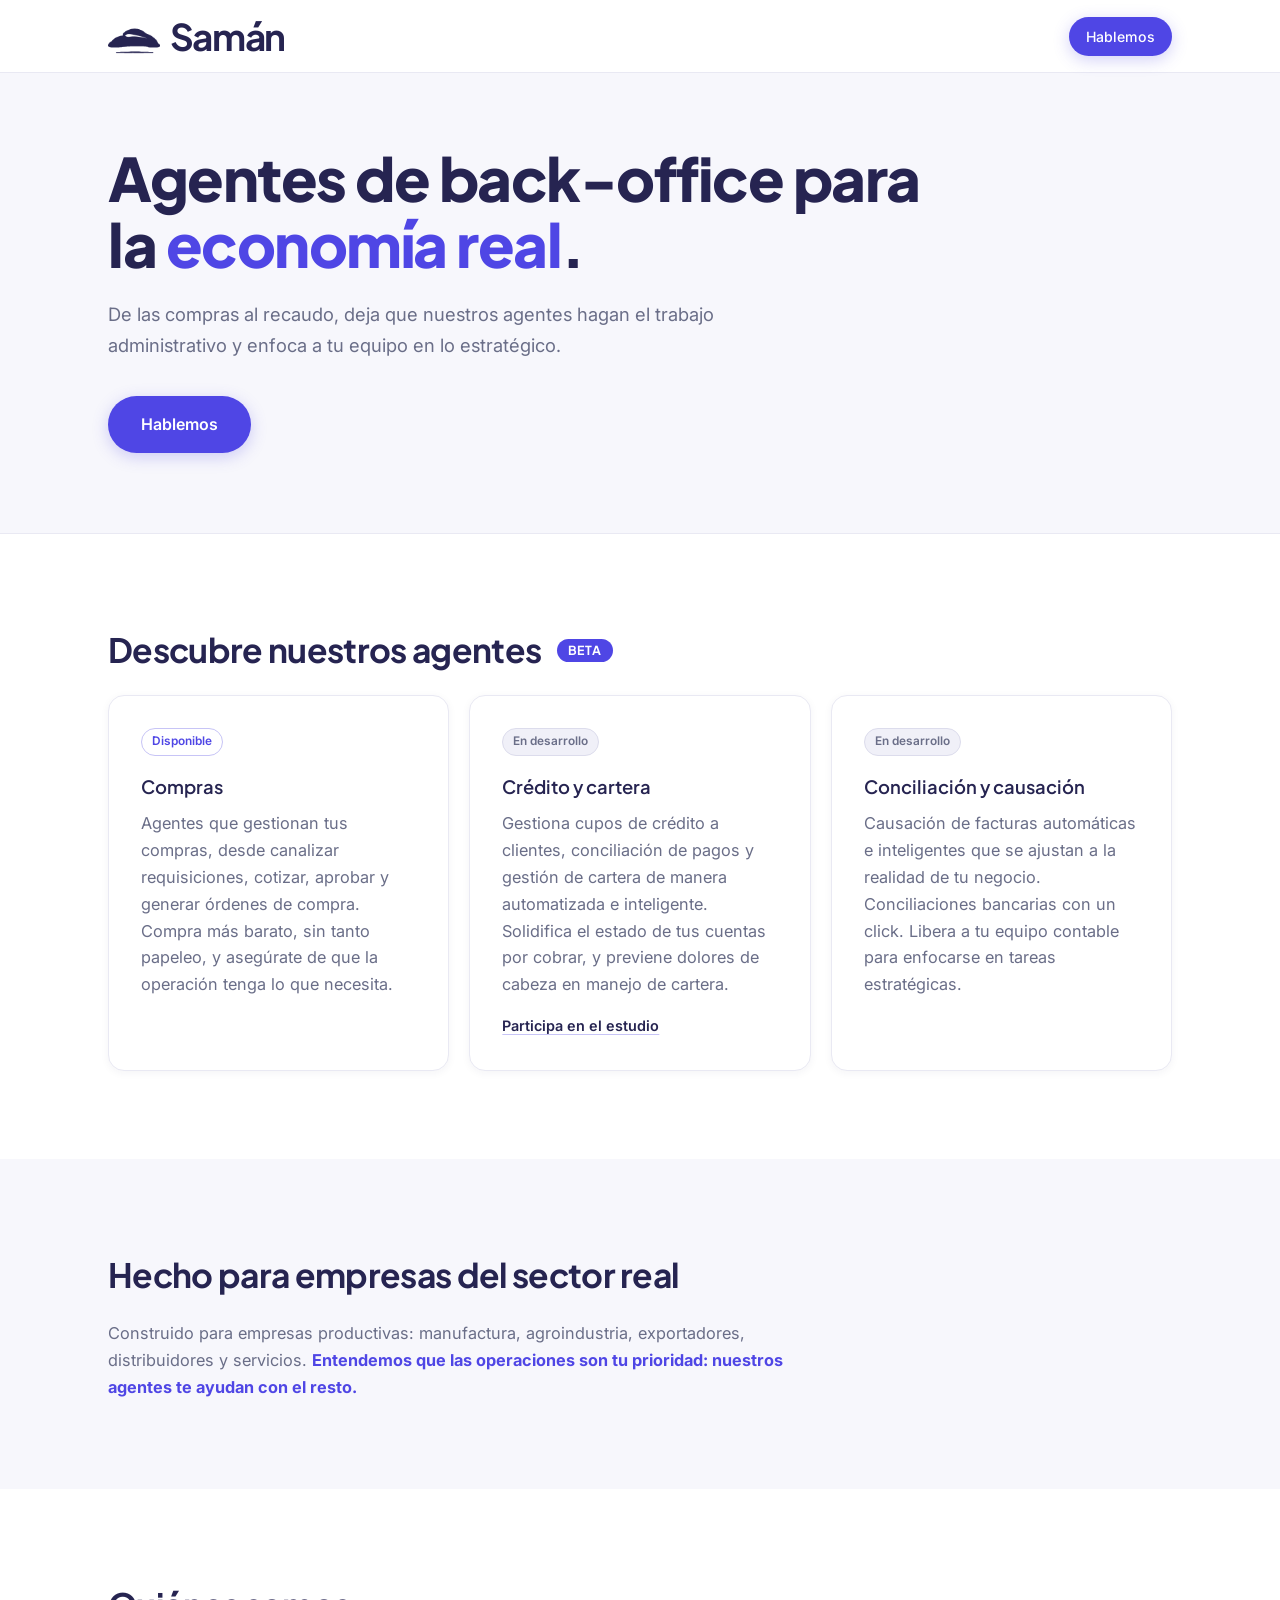
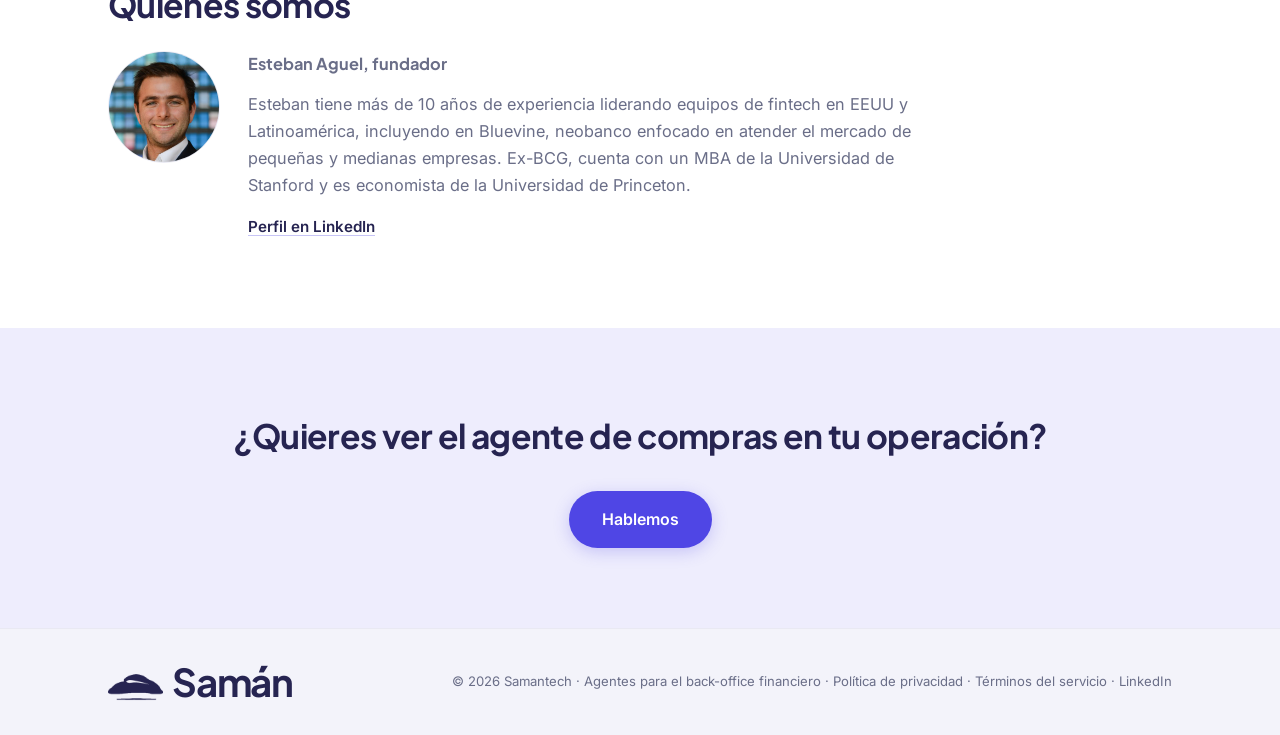
<file: index.html>
<!DOCTYPE html>
<html lang="es">
<head>
  <meta charset="UTF-8" />
  <meta name="viewport" content="width=device-width, initial-scale=1.0" />
  <title>Samán — Agentes de IA para el back-office financiero</title>
  <meta name="description" content="Compras, cartera y conciliación, de la requisición al recaudo: agentes de IA que hacen el trabajo administrativo que hoy consume a tu equipo financiero." />
  <link rel="canonical" href="https://samantech.com.co/" />

  <meta property="og:type" content="website" />
  <meta property="og:site_name" content="Samán" />
  <meta property="og:locale" content="es_LA" />
  <meta property="og:url" content="https://samantech.com.co/" />
  <meta property="og:title" content="Samán — Agentes de IA para el back-office financiero" />
  <meta property="og:description" content="Compras, cartera y conciliación, de la requisición al recaudo: agentes que hacen el trabajo administrativo que hoy consume a tu equipo financiero." />
  <meta property="og:image" content="https://samantech.com.co/assets/images/og-saman.png" />
  <meta property="og:image:width" content="1200" />
  <meta property="og:image:height" content="630" />
  <meta name="twitter:card" content="summary_large_image" />
  <meta name="twitter:title" content="Samán — Agentes de IA para el back-office financiero" />
  <meta name="twitter:description" content="Compras, cartera y conciliación, de la requisición al recaudo: agentes que hacen el trabajo administrativo que hoy consume a tu equipo financiero." />
  <meta name="twitter:image" content="https://samantech.com.co/assets/images/og-saman.png" />

  <link rel="preconnect" href="https://fonts.googleapis.com" />
  <link rel="preconnect" href="https://fonts.gstatic.com" crossorigin />
  <link href="https://fonts.googleapis.com/css2?family=Inter:wght@400;500;600;700;800&family=Plus+Jakarta+Sans:wght@600;700;800&display=swap" rel="stylesheet" />
  <link rel="stylesheet" href="assets/style.css?v=8" />
  <style>
    .beta-chip {
      display: inline-block;
      vertical-align: middle;
      margin-left: 10px;
      padding: 4px 11px;
      border-radius: 999px;
      background: var(--indigo);
      color: #fff;
      font-size: .78rem;
      font-weight: 700;
      letter-spacing: .06em;
      text-transform: uppercase;
      line-height: 1.2;
      position: relative;
      top: -3px;
    }
  </style>

  <!-- LinkedIn Insight Tag (partner ID 9875242, Campaign Manager). -->
  <script>
    _linkedin_partner_id = "9875242";
    window._linkedin_data_partner_ids = window._linkedin_data_partner_ids || [];
    window._linkedin_data_partner_ids.push(_linkedin_partner_id);
  </script>
  <script>
    (function (l) {
      if (!/^\d+$/.test(window._linkedin_partner_id)) return;
      if (!l) { window.lintrk = function (a, b) { window.lintrk.q.push([a, b]); }; window.lintrk.q = []; }
      var s = document.getElementsByTagName("script")[0];
      var b = document.createElement("script");
      b.type = "text/javascript"; b.async = true;
      b.src = "https://snap.licdn.com/li.lms-analytics/insight.min.js";
      s.parentNode.insertBefore(b, s);
    })(window.lintrk);
  </script>
  <noscript><img height="1" width="1" style="display:none;" alt="" src="https://px.ads.linkedin.com/collect/?pid=9875242&fmt=gif" /></noscript>
</head>
<body>
  <nav class="nav">
    <div class="nav__inner container">
      <a href="index.html" class="nav__logo wordmark" aria-label="Samán, inicio"><img src="assets/images/logo-arbol.png" alt="" width="601" height="464" />Samán</a>
      <ul class="nav__links">
        <li><a href="mailto:esteban@samantech.com.co?subject=Hablemos%20sobre%20Sam%C3%A1n" class="btn btn--primary btn--sm">Hablemos</a></li>
      </ul>
    </div>
  </nav>

  <main>

    <section class="lp-hero">
      <div class="container">
        <!--
          Posicionamiento elegido: A (categoría primero). Alternativas, por si se
          quieren probar; cambiar el <h1>, el .lp-hero__sub, el <title> y las
          etiquetas og/twitter de arriba.

          B. Rol primero
             H1:  Agentes para el CFO.
             Sub: Compran, cobran y concilian por tu equipo, con reglas que tú
                  defines y aprobaciones que siguen siendo tuyas.

          C. Resultado primero
             H1:  Cada peso que tu empresa compra o cobra, bien gestionado y bien
                  contabilizado.
             Sub: Agentes de IA para compras, crédito y cartera en empresas que
                  venden y compran a crédito.

          D. Capa operativa
             H1:  El back-office agéntico para la economía real.
             Sub: Agentes que gestionan compras, cuentas por cobrar y conciliación
                  para plantas, distribuidores, ingenios, fincas y exportadores.

          E. Problema primero
             H1:  Tu equipo financiero pasa el día persiguiendo cotizaciones,
                  facturas y pagos. Nuestros agentes lo hacen por ellos.
             Sub: Compras, crédito y cartera y conciliación, automatizados con IA y
                  bajo tu control.
        -->
        <h1>Agentes de back-office para la <span style="color: var(--indigo);">economía real</span>.</h1>
        <p class="lp-hero__sub">De las compras al recaudo, deja que nuestros agentes hagan el trabajo administrativo y enfoca a tu equipo en lo estratégico.</p>
        <div class="lp-hero__ctas">
          <a href="mailto:esteban@samantech.com.co?subject=Hablemos%20sobre%20Sam%C3%A1n" class="btn btn--primary btn--lg">Hablemos</a>
        </div>
      </div>
    </section>

    <section class="lp-section" id="agentes">
      <div class="container">
        <h2>Descubre nuestros agentes <span class="beta-chip">Beta</span></h2>
        <div class="features__grid">
          <article class="feature-card module-card">
            <span class="status status--live">Disponible</span>
            <h3>Compras</h3>
            <p>Agentes que gestionan tus compras, desde canalizar requisiciones, cotizar, aprobar y generar órdenes de compra. Compra más barato, sin tanto papeleo, y asegúrate de que la operación tenga lo que necesita.</p>
          </article>
          <article class="feature-card module-card">
            <span class="status">En desarrollo</span>
            <h3>Crédito y cartera</h3>
            <p>Gestiona cupos de crédito a clientes, conciliación de pagos y gestión de cartera de manera automatizada e inteligente. Solidifica el estado de tus cuentas por cobrar, y previene dolores de cabeza en manejo de cartera.</p>
            <a href="encuesta2026.html" class="text-link">Participa en el estudio</a>
          </article>
          <article class="feature-card module-card">
            <span class="status">En desarrollo</span>
            <h3>Conciliación y causación</h3>
            <p>Causación de facturas automáticas e inteligentes que se ajustan a la realidad de tu negocio. Conciliaciones bancarias con un click. Libera a tu equipo contable para enfocarse en tareas estratégicas.</p>
          </article>
        </div>
      </div>
    </section>

    <section class="lp-section lp-section--alt">
      <div class="container">
        <h2>Hecho para empresas del sector real</h2>
        <p>Construido para empresas productivas: manufactura, agroindustria, exportadores, distribuidores y servicios. <strong style="color: var(--indigo);">Entendemos que las operaciones son tu prioridad: nuestros agentes te ayudan con el resto.</strong></p>
      </div>
    </section>

    <section class="lp-section">
      <div class="container">
        <h2>Quiénes somos</h2>
        <div class="founder">
          <img class="founder__photo" src="assets/images/esteban.jpg" alt="Esteban Aguel" width="112" height="112" loading="lazy" onerror="this.remove()" />
          <div>
            <p class="founder__name">Esteban Aguel, fundador</p>
            <p>Esteban tiene más de 10 años de experiencia liderando equipos de fintech en EEUU y Latinoamérica, incluyendo en Bluevine, neobanco enfocado en atender el mercado de pequeñas y medianas empresas. Ex-BCG, cuenta con un MBA de la Universidad de Stanford y es economista de la Universidad de Princeton.</p>
            <p><a class="text-link" href="https://www.linkedin.com/in/esteban-aguel/" rel="noopener">Perfil en LinkedIn</a></p>
          </div>
        </div>
      </div>
    </section>

    <section class="cta-band">
      <div class="container">
        <h2>¿Quieres ver el agente de compras en tu operación?</h2>
        <a href="mailto:esteban@samantech.com.co?subject=Hablemos%20sobre%20Sam%C3%A1n" class="btn btn--primary btn--lg">Hablemos</a>
      </div>
    </section>

  </main>

  <footer class="footer">
    <div class="container footer__inner">
      <a href="index.html" class="nav__logo wordmark" aria-label="Samán, inicio"><img src="assets/images/logo-arbol.png" alt="" width="601" height="464" />Samán</a>
      <p class="footer__copy">
        © 2026 Samantech · Agentes para el back-office financiero
        · <a href="privacidad.html" class="footer__legal">Política de privacidad</a>
        · <a href="terminos.html" class="footer__legal">Términos del servicio</a>
        · <a href="https://www.linkedin.com/company/samantechco/" class="footer__legal" rel="noopener">LinkedIn</a>
      </p>
    </div>
  </footer>

</body>
</html>
</file>
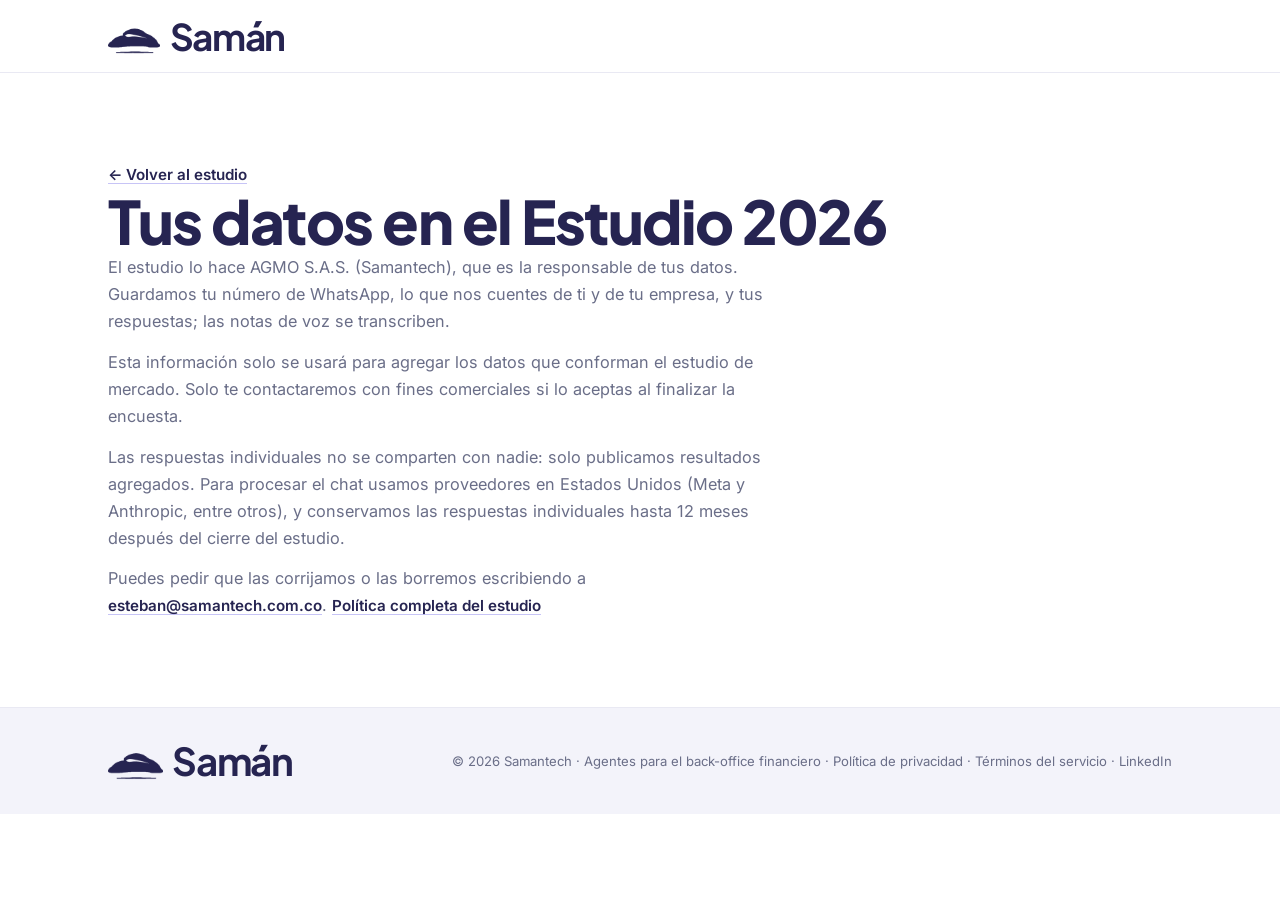
<file: encuesta2026-datos.html>
<!DOCTYPE html>
<html lang="es">
<head>
  <meta charset="UTF-8" />
  <meta name="viewport" content="width=device-width, initial-scale=1.0" />
  <title>Tus datos en el Estudio 2026 — Samán</title>
  <meta name="description" content="Cómo tratamos tus datos en el Estudio 2026 de crédito y cartera de Samán." />
  <link rel="canonical" href="https://samantech.com.co/encuesta2026-datos" />
  <link rel="preconnect" href="https://fonts.googleapis.com" />
  <link rel="preconnect" href="https://fonts.gstatic.com" crossorigin />
  <link href="https://fonts.googleapis.com/css2?family=Inter:wght@400;500;600;700;800&family=Plus+Jakarta+Sans:wght@600;700;800&display=swap" rel="stylesheet" />
  <link rel="stylesheet" href="assets/style.css?v=8" />
</head>
<body>

  <nav class="nav">
    <div class="nav__inner container">
      <a href="index.html" class="nav__logo wordmark" aria-label="Samán, inicio"><img src="assets/images/logo-arbol.png" alt="" width="601" height="464" />Samán</a>
    </div>
  </nav>

  <main>

    <section class="lp-section">
      <div class="container">
        <p><a class="text-link" href="encuesta2026.html">← Volver al estudio</a></p>
        <h1>Tus datos en el Estudio 2026</h1>
        <p>El estudio lo hace AGMO S.A.S. (Samantech), que es la responsable de tus datos. Guardamos tu número de WhatsApp, lo que nos cuentes de ti y de tu empresa, y tus respuestas; las notas de voz se transcriben.</p>
        <p>Esta información solo se usará para agregar los datos que conforman el estudio de mercado. Solo te contactaremos con fines comerciales si lo aceptas al finalizar la encuesta.</p>
        <p>Las respuestas individuales no se comparten con nadie: solo publicamos resultados agregados. Para procesar el chat usamos proveedores en Estados Unidos (Meta y Anthropic, entre otros), y conservamos las respuestas individuales hasta 12 meses después del cierre del estudio.</p>
        <p>Puedes pedir que las corrijamos o las borremos escribiendo a <a class="text-link" href="mailto:esteban@samantech.com.co?subject=Estudio%202026">esteban@samantech.com.co</a>. <a class="text-link" href="privacidad.html#estudio2026">Política completa del estudio</a></p>
      </div>
    </section>

  </main>

  <footer class="footer">
    <div class="container footer__inner">
      <a href="index.html" class="nav__logo wordmark" aria-label="Samán, inicio"><img src="assets/images/logo-arbol.png" alt="" width="601" height="464" />Samán</a>
      <p class="footer__copy">
        © 2026 Samantech · Agentes para el back-office financiero
        · <a href="privacidad.html" class="footer__legal">Política de privacidad</a>
        · <a href="terminos.html" class="footer__legal">Términos del servicio</a>
        · <a href="https://www.linkedin.com/company/samantechco/" class="footer__legal" rel="noopener">LinkedIn</a>
      </p>
    </div>
  </footer>

</body>
</html>
</file>
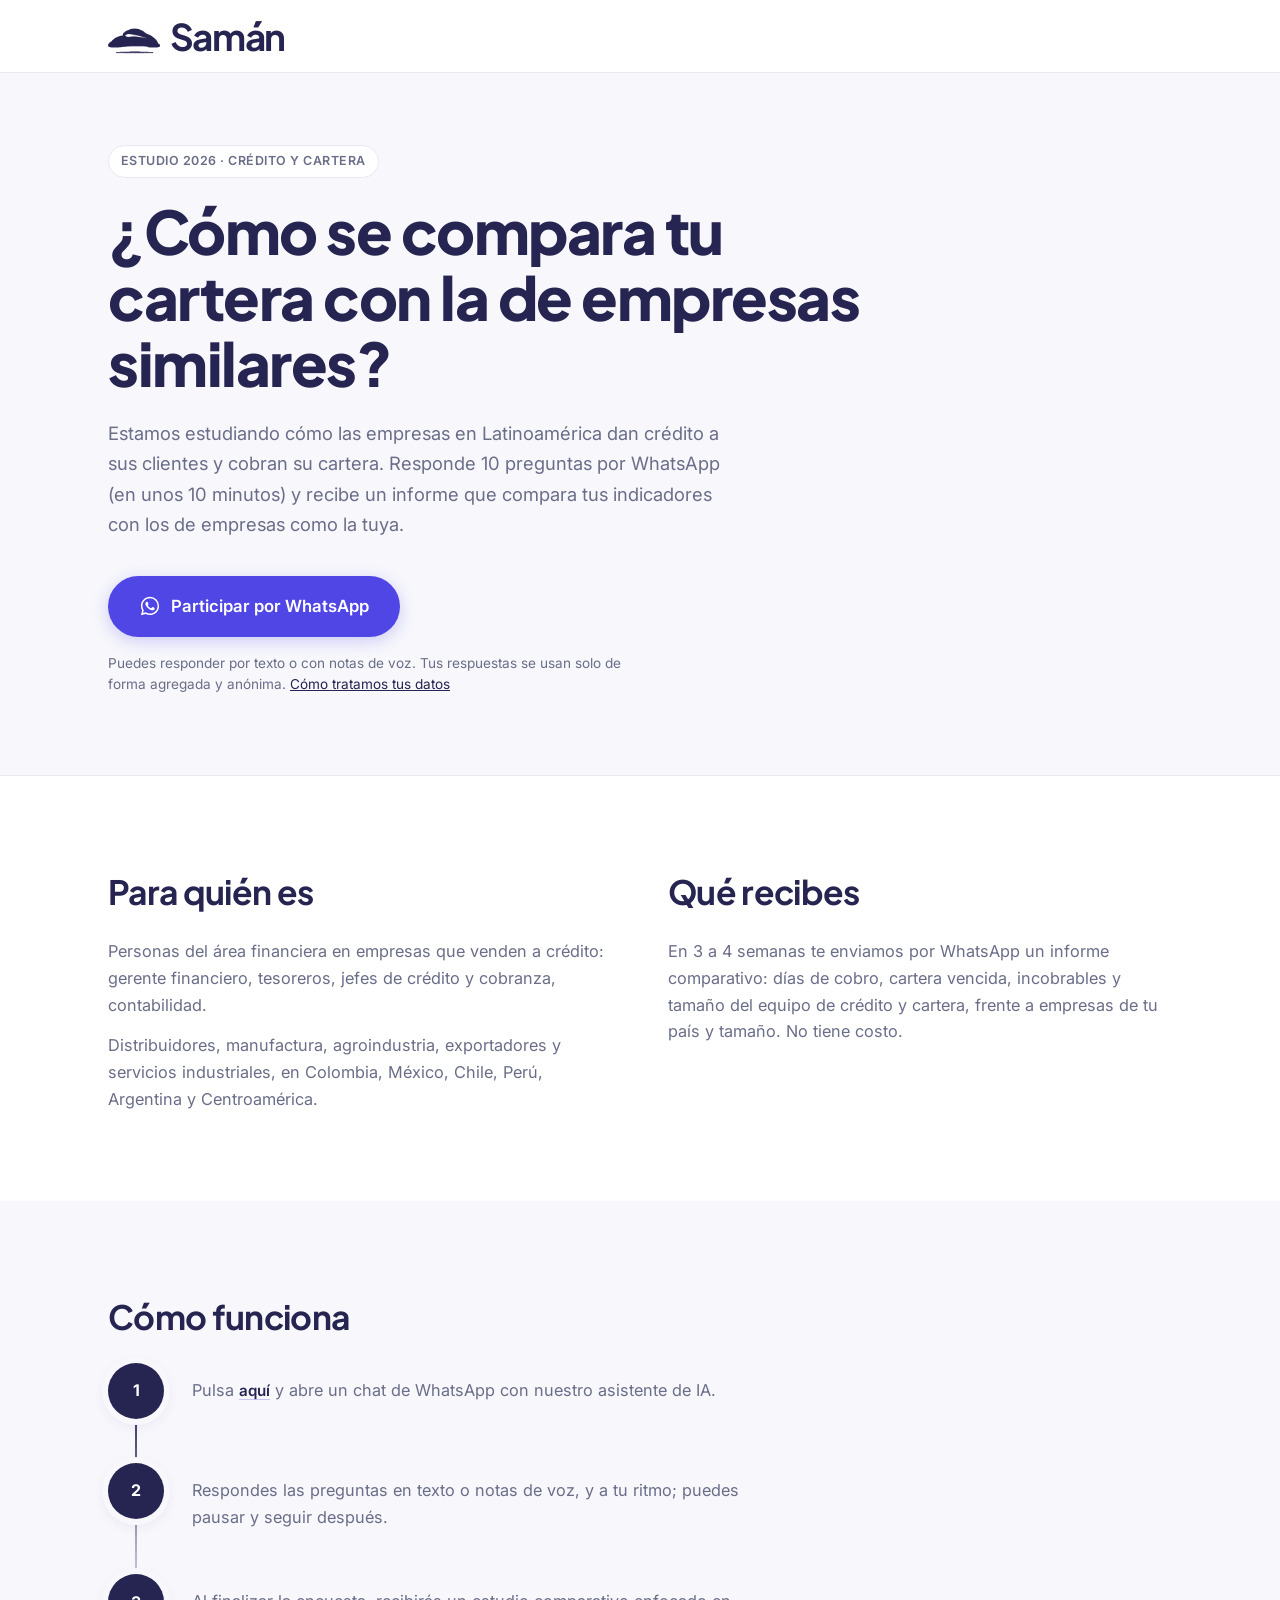
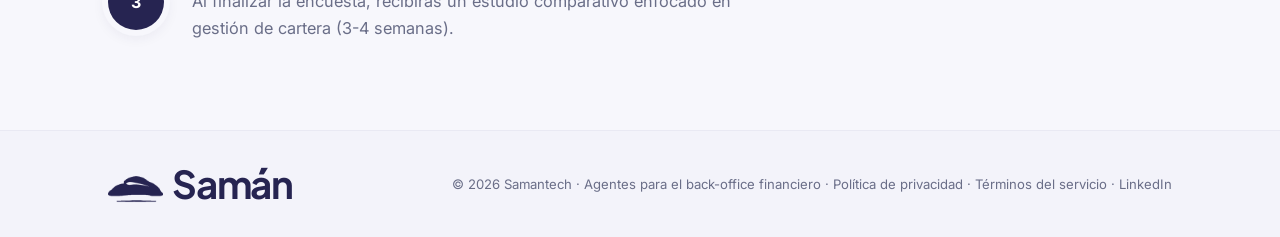
<file: encuesta2026.html>
<!DOCTYPE html>
<html lang="es">
<head>
  <meta charset="UTF-8" />
  <meta name="viewport" content="width=device-width, initial-scale=1.0" />
  <title>Estudio 2026: crédito y cartera en empresas de Latinoamérica — Samán</title>
  <meta name="description" content="Responde unas 10 preguntas por WhatsApp y recibe sin costo un informe que compara tus días de cobro, cartera vencida e incobrables con los de empresas como la tuya." />
  <link rel="canonical" href="https://samantech.com.co/encuesta2026" />

  <meta property="og:type" content="website" />
  <meta property="og:site_name" content="Samán" />
  <meta property="og:locale" content="es_LA" />
  <meta property="og:url" content="https://samantech.com.co/encuesta2026" />
  <meta property="og:title" content="¿Cómo se compara tu cartera con la de empresas similares?" />
  <meta property="og:description" content="Estudio 2026 sobre crédito y cartera en Latinoamérica. 10 minutos por WhatsApp y un informe comparativo sin costo." />
  <meta property="og:image" content="https://samantech.com.co/assets/images/og-saman.png" />
  <meta property="og:image:width" content="1200" />
  <meta property="og:image:height" content="630" />
  <meta name="twitter:card" content="summary_large_image" />
  <meta name="twitter:title" content="¿Cómo se compara tu cartera con la de empresas similares?" />
  <meta name="twitter:description" content="Estudio 2026 sobre crédito y cartera en Latinoamérica. 10 minutos por WhatsApp y un informe comparativo sin costo." />
  <meta name="twitter:image" content="https://samantech.com.co/assets/images/og-saman.png" />

  <link rel="preconnect" href="https://fonts.googleapis.com" />
  <link rel="preconnect" href="https://fonts.gstatic.com" crossorigin />
  <link href="https://fonts.googleapis.com/css2?family=Inter:wght@400;500;600;700;800&family=Plus+Jakarta+Sans:wght@600;700;800&display=swap" rel="stylesheet" />
  <link rel="stylesheet" href="assets/style.css?v=8" />

  <!-- LinkedIn Insight Tag (partner ID 9875242, Campaign Manager). -->
  <script>
    _linkedin_partner_id = "9875242";
    window._linkedin_data_partner_ids = window._linkedin_data_partner_ids || [];
    window._linkedin_data_partner_ids.push(_linkedin_partner_id);
  </script>
  <script>
    (function (l) {
      if (!/^\d+$/.test(window._linkedin_partner_id)) return;
      if (!l) { window.lintrk = function (a, b) { window.lintrk.q.push([a, b]); }; window.lintrk.q = []; }
      var s = document.getElementsByTagName("script")[0];
      var b = document.createElement("script");
      b.type = "text/javascript"; b.async = true;
      b.src = "https://snap.licdn.com/li.lms-analytics/insight.min.js";
      s.parentNode.insertBefore(b, s);
    })(window.lintrk);
  </script>
  <noscript><img height="1" width="1" style="display:none;" alt="" src="https://px.ads.linkedin.com/collect/?pid=9875242&fmt=gif" /></noscript>
</head>
<body>

  <nav class="nav">
    <div class="nav__inner container">
      <a href="index.html" class="nav__logo wordmark" aria-label="Samán, inicio"><img src="assets/images/logo-arbol.png" alt="" width="601" height="464" />Samán</a>
    </div>
  </nav>

  <main>

    <section class="lp-hero">
      <div class="container">
        <span class="eyebrow">Estudio 2026 · Crédito y cartera</span>
        <h1>¿Cómo se compara tu cartera con la de empresas similares?</h1>
        <p class="lp-hero__sub">Estamos estudiando cómo las empresas en Latinoamérica dan crédito a sus clientes y cobran su cartera. Responde 10 preguntas por WhatsApp (en unos 10 minutos) y recibe un informe que compara tus indicadores con los de empresas como la tuya.</p>

        <!-- El número de WhatsApp aparece tres veces en la página: en este
             href, en el enlace "aquí" de Cómo funciona y en CONFIG (script al final). Solo dígitos, con indicativo, sin +. -->
        <a id="wa-btn" class="btn btn--primary btn--wa"
           href="https://wa.me/16073799402?text=Hola%2C%20quiero%20participar%20en%20el%20estudio%20(WEB-01)">
          <svg viewBox="0 0 24 24" aria-hidden="true" fill="currentColor"><path d="M12.04 2C6.58 2 2.13 6.45 2.13 11.91c0 1.75.46 3.45 1.32 4.95L2.05 22l5.25-1.38a9.9 9.9 0 0 0 4.74 1.2h.01c5.46 0 9.9-4.45 9.9-9.91A9.85 9.85 0 0 0 12.04 2Zm0 18.15a8.2 8.2 0 0 1-4.19-1.15l-.3-.18-3.12.82.83-3.04-.2-.31a8.2 8.2 0 0 1-1.26-4.38c0-4.54 3.7-8.23 8.24-8.23a8.24 8.24 0 0 1 8.23 8.24c0 4.54-3.7 8.23-8.23 8.23Zm4.52-6.16c-.25-.12-1.47-.72-1.69-.81-.23-.08-.39-.12-.56.13-.16.24-.64.8-.78.97-.14.16-.29.18-.54.06a6.7 6.7 0 0 1-1.99-1.23 7.5 7.5 0 0 1-1.38-1.71c-.14-.25 0-.38.11-.5.11-.11.25-.29.37-.43.13-.15.17-.25.25-.42.08-.16.04-.31-.02-.43-.06-.12-.56-1.34-.76-1.84-.2-.48-.4-.42-.56-.42h-.48a.92.92 0 0 0-.66.31c-.23.25-.87.85-.87 2.07s.89 2.4 1.01 2.56c.12.17 1.75 2.67 4.24 3.74.59.26 1.05.41 1.41.52.6.19 1.13.16 1.56.1.48-.07 1.47-.6 1.67-1.18.21-.58.21-1.07.15-1.18-.06-.1-.23-.16-.48-.29Z"/></svg>
          Participar por WhatsApp
        </a>
        <p class="fine-print">Puedes responder por texto o con notas de voz. Tus respuestas se usan solo de forma agregada y anónima. <a href="encuesta2026-datos.html">Cómo tratamos tus datos</a></p>
      </div>
    </section>

    <section class="lp-section">
      <div class="container two-col">
        <div>
          <h2>Para quién es</h2>
          <p>Personas del área financiera en empresas que venden a crédito: gerente financiero, tesoreros, jefes de crédito y cobranza, contabilidad.</p>
          <p>Distribuidores, manufactura, agroindustria, exportadores y servicios industriales, en Colombia, México, Chile, Perú, Argentina y Centroamérica.</p>
        </div>
        <div>
          <h2>Qué recibes</h2>
          <p>En 3 a 4 semanas te enviamos por WhatsApp un informe comparativo: días de cobro, cartera vencida, incobrables y tamaño del equipo de crédito y cartera, frente a empresas de tu país y tamaño. No tiene costo.</p>
        </div>
      </div>
    </section>

    <section class="lp-section lp-section--alt">
      <div class="container">
        <h2>Cómo funciona</h2>
        <ol class="steps__list">
          <li class="step">
            <div class="step__number">1</div>
            <div class="step__body"><p>Pulsa <a id="wa-link" class="text-link" href="https://wa.me/16073799402?text=Hola%2C%20quiero%20participar%20en%20el%20estudio%20(WEB-01)">aquí</a> y abre un chat de WhatsApp con nuestro asistente de IA.</p></div>
          </li>
          <li class="step">
            <div class="step__number">2</div>
            <div class="step__body"><p>Respondes las preguntas en texto o notas de voz, y a tu ritmo; puedes pausar y seguir después.</p></div>
          </li>
          <li class="step">
            <div class="step__number">3</div>
            <div class="step__body"><p>Al finalizar la encuesta, recibirás un estudio comparativo enfocado en gestión de cartera (3-4 semanas).</p></div>
          </li>
        </ol>
      </div>
    </section>

  </main>

  <footer class="footer">
    <div class="container footer__inner">
      <a href="index.html" class="nav__logo wordmark" aria-label="Samán, inicio"><img src="assets/images/logo-arbol.png" alt="" width="601" height="464" />Samán</a>
      <p class="footer__copy">
        © 2026 Samantech · Agentes para el back-office financiero
        · <a href="privacidad.html" class="footer__legal">Política de privacidad</a>
        · <a href="terminos.html" class="footer__legal">Términos del servicio</a>
        · <a href="https://www.linkedin.com/company/samantechco/" class="footer__legal" rel="noopener">LinkedIn</a>
      </p>
    </div>
  </footer>

  <script>
    /* ── CONFIG ── Reemplazar los placeholders antes de publicar (ver CHANGES.md). */
    var CONFIG = {
      WHATSAPP_NUMBER: '16073799402',               // solo dígitos con indicativo, p. ej. 573001234567
      LINKEDIN_CONVERSION_ID: 'LINKEDIN_CONVERSION_ID', // Campaign Manager → Conversions
      DEFAULT_SRC: 'WEB-01'
    };

    /* El código de origen (?src=CO-AD-01) le dice al agente de la encuesta de qué
       país y canal viene la persona. Cualquier otro valor cae en WEB-01. */
    (function () {
      var btn = document.getElementById('wa-btn');
      var src = CONFIG.DEFAULT_SRC;
      try {
        var param = new URLSearchParams(window.location.search).get('src');
        if (param && /^[A-Z]{2}-(AD|DM)-\d{2}$/.test(param)) src = param;
      } catch (e) {}

      var text = 'Hola, quiero participar en el estudio (' + src + ')';
      btn.href = 'https://wa.me/' + CONFIG.WHATSAPP_NUMBER + '?text=' + encodeURIComponent(text);
      var stepLink = document.getElementById('wa-link');
      if (stepLink) stepLink.href = btn.href;

      /* Conversión de LinkedIn. Si la etiqueta está bloqueada o sin configurar,
         el enlace sigue funcionando como un enlace normal. */
      btn.addEventListener('click', function (e) {
        if (e.metaKey || e.ctrlKey || e.shiftKey || e.button !== 0) return;
        var tracked = false;
        try {
          if (/^\d+$/.test(CONFIG.LINKEDIN_CONVERSION_ID) && typeof window.lintrk === 'function') {
            window.lintrk('track', { conversion_id: Number(CONFIG.LINKEDIN_CONVERSION_ID) });
            tracked = true;
          }
        } catch (err) {}
        if (tracked) {
          /* Un respiro para que salga el beacon antes de dejar la página. */
          e.preventDefault();
          var href = btn.href;
          setTimeout(function () { window.location.href = href; }, 300);
        }
      });
    })();
  </script>

</body>
</html>
</file>
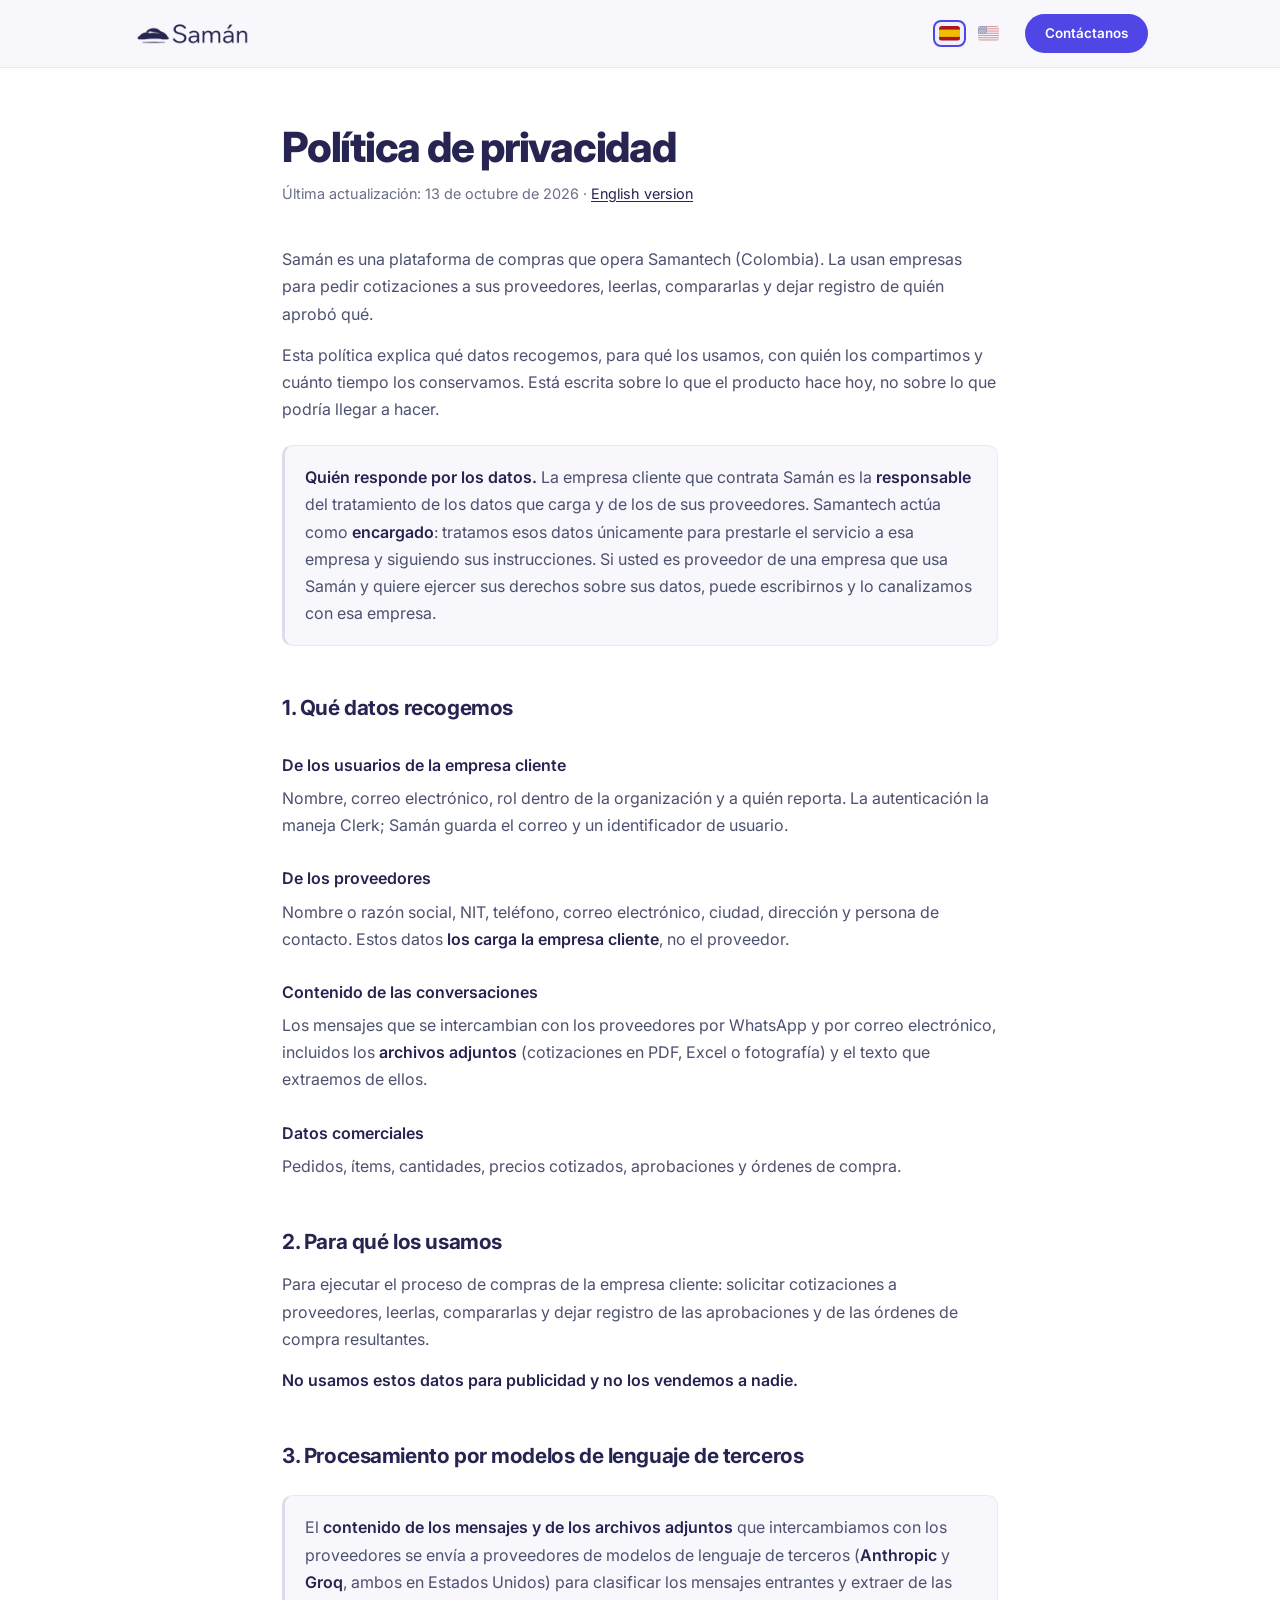
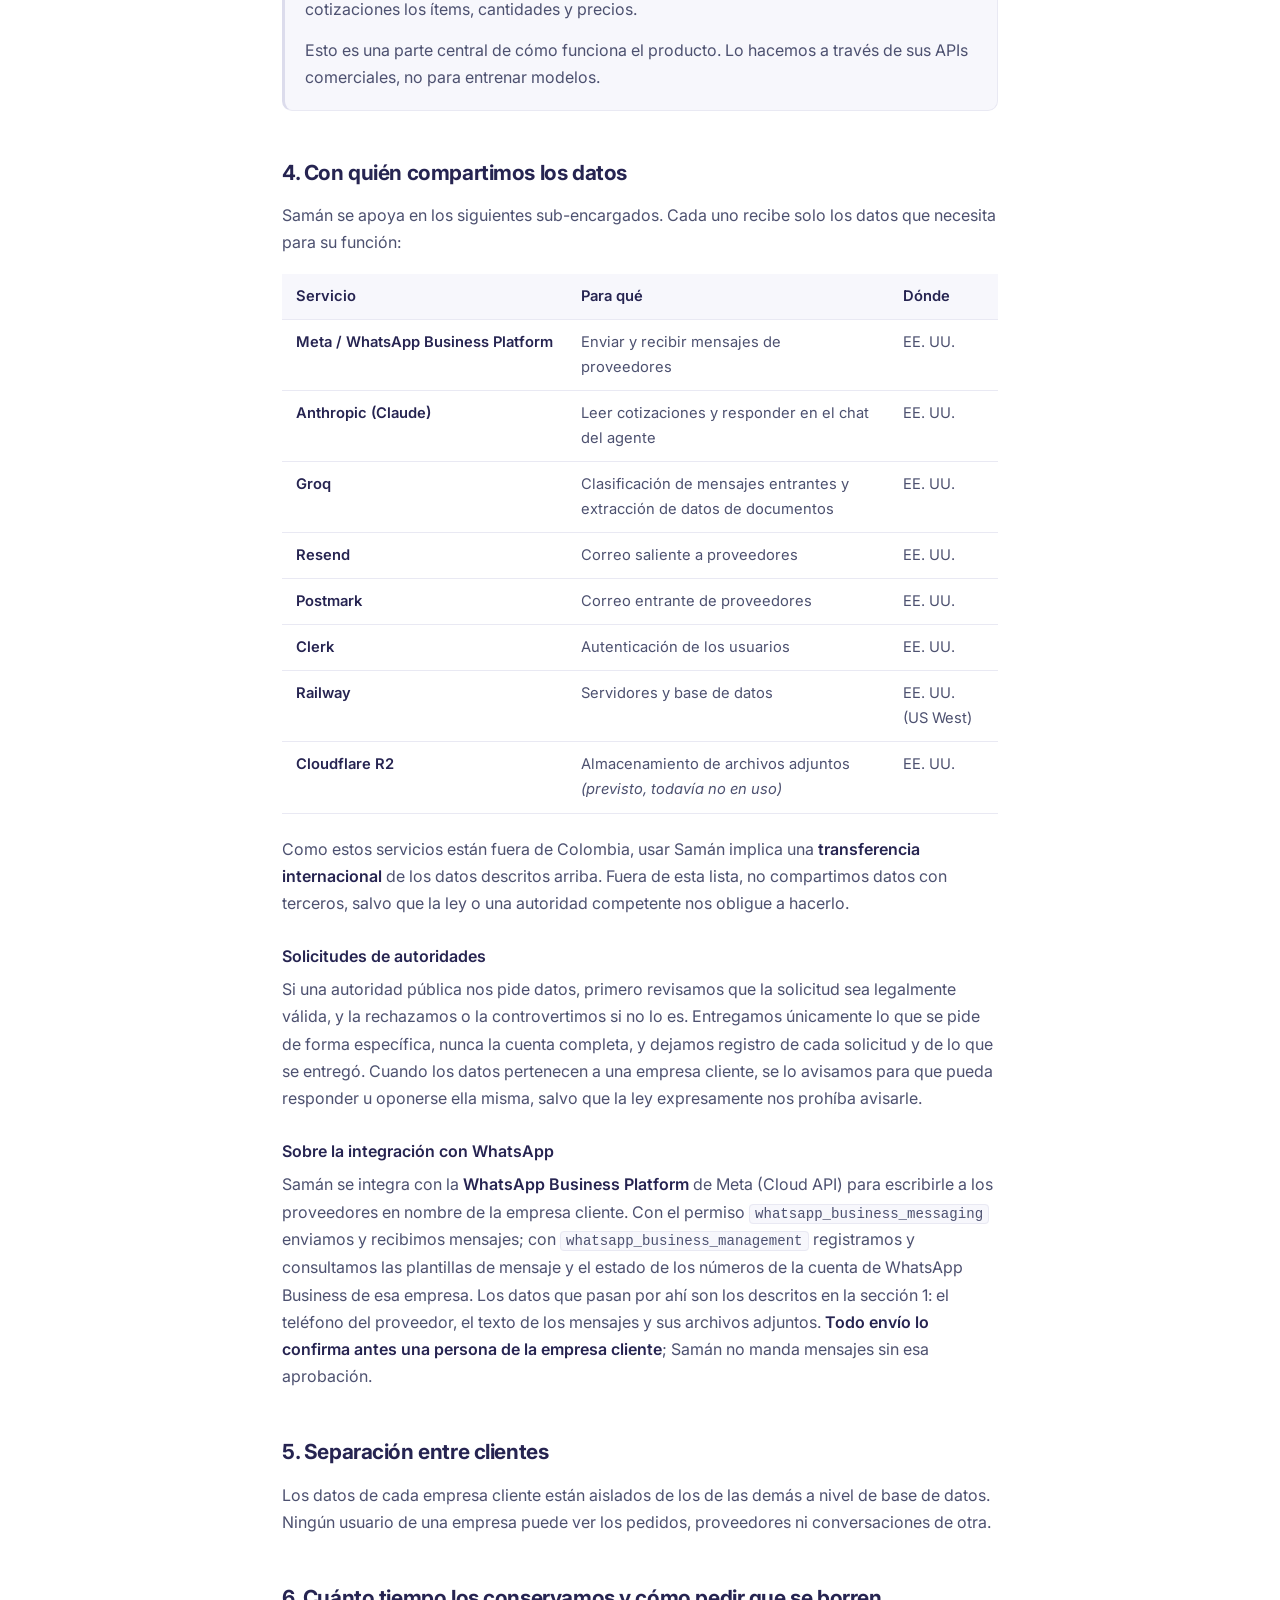
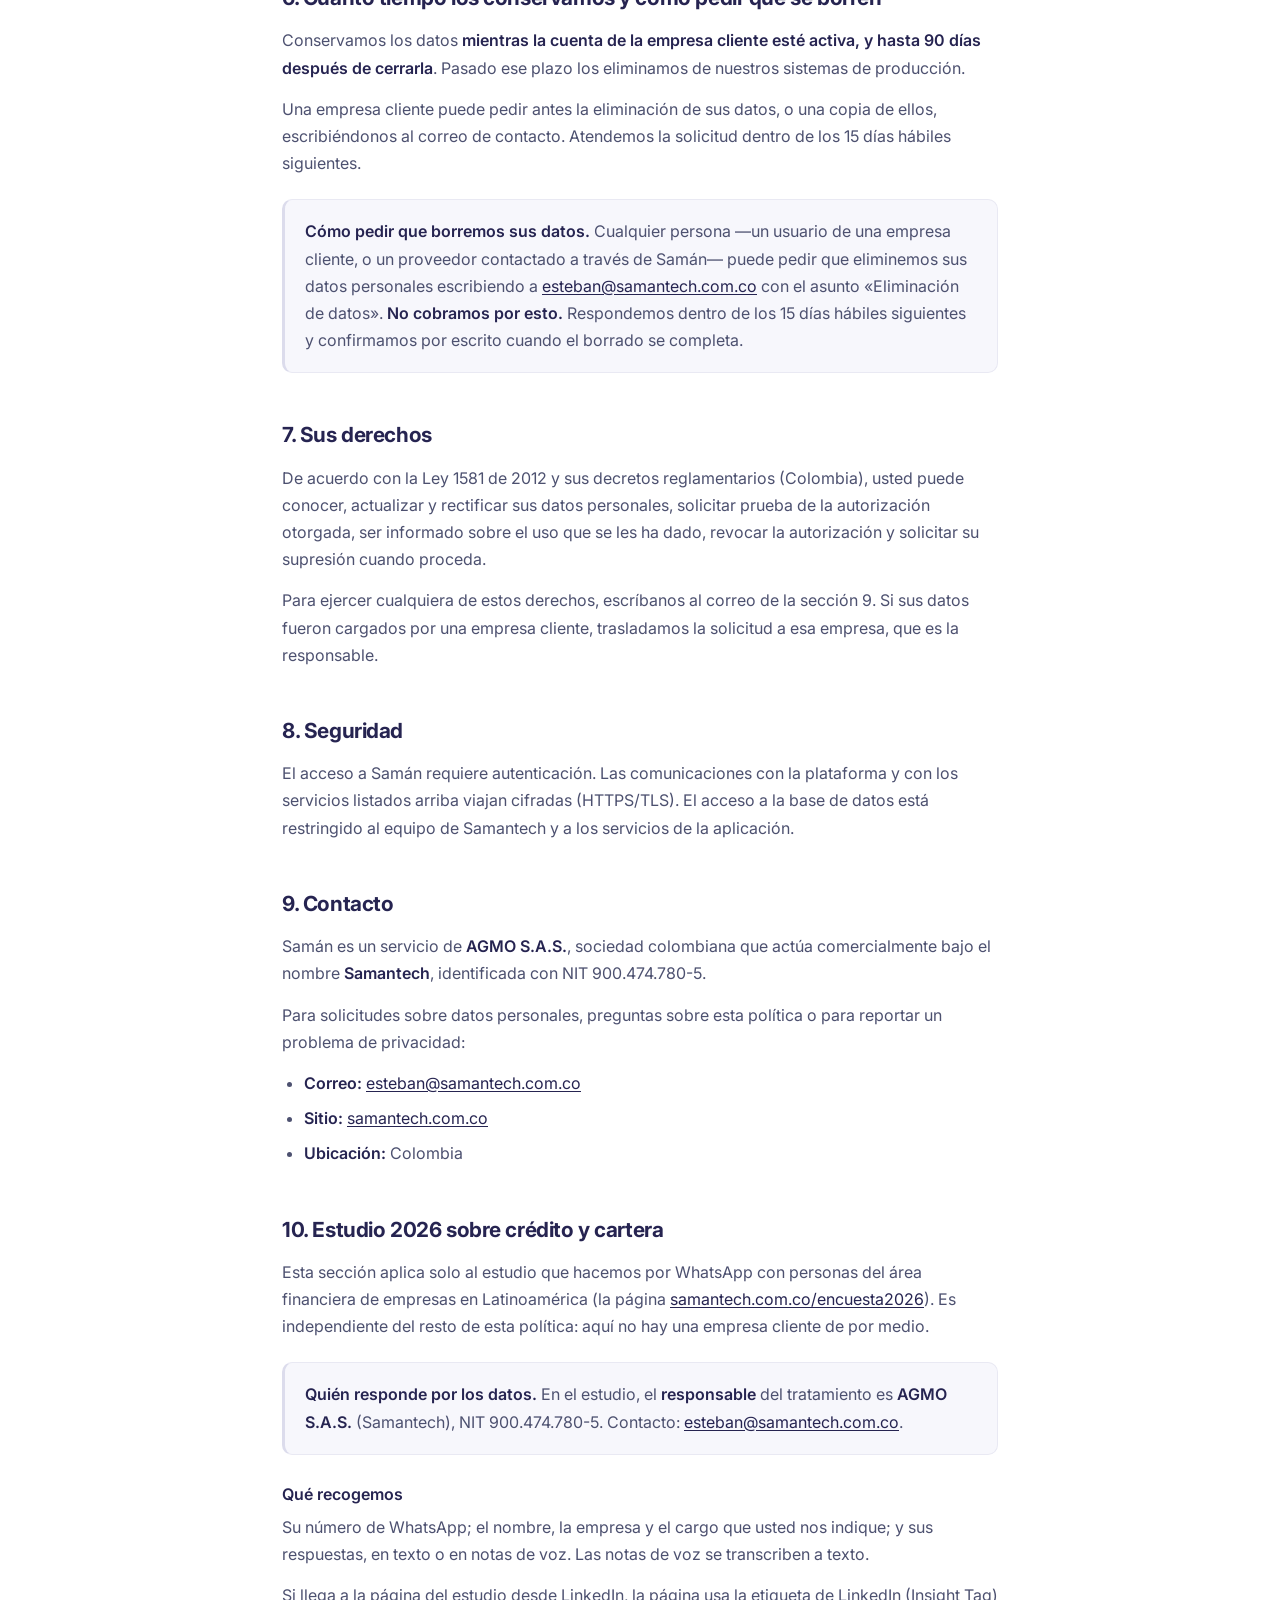
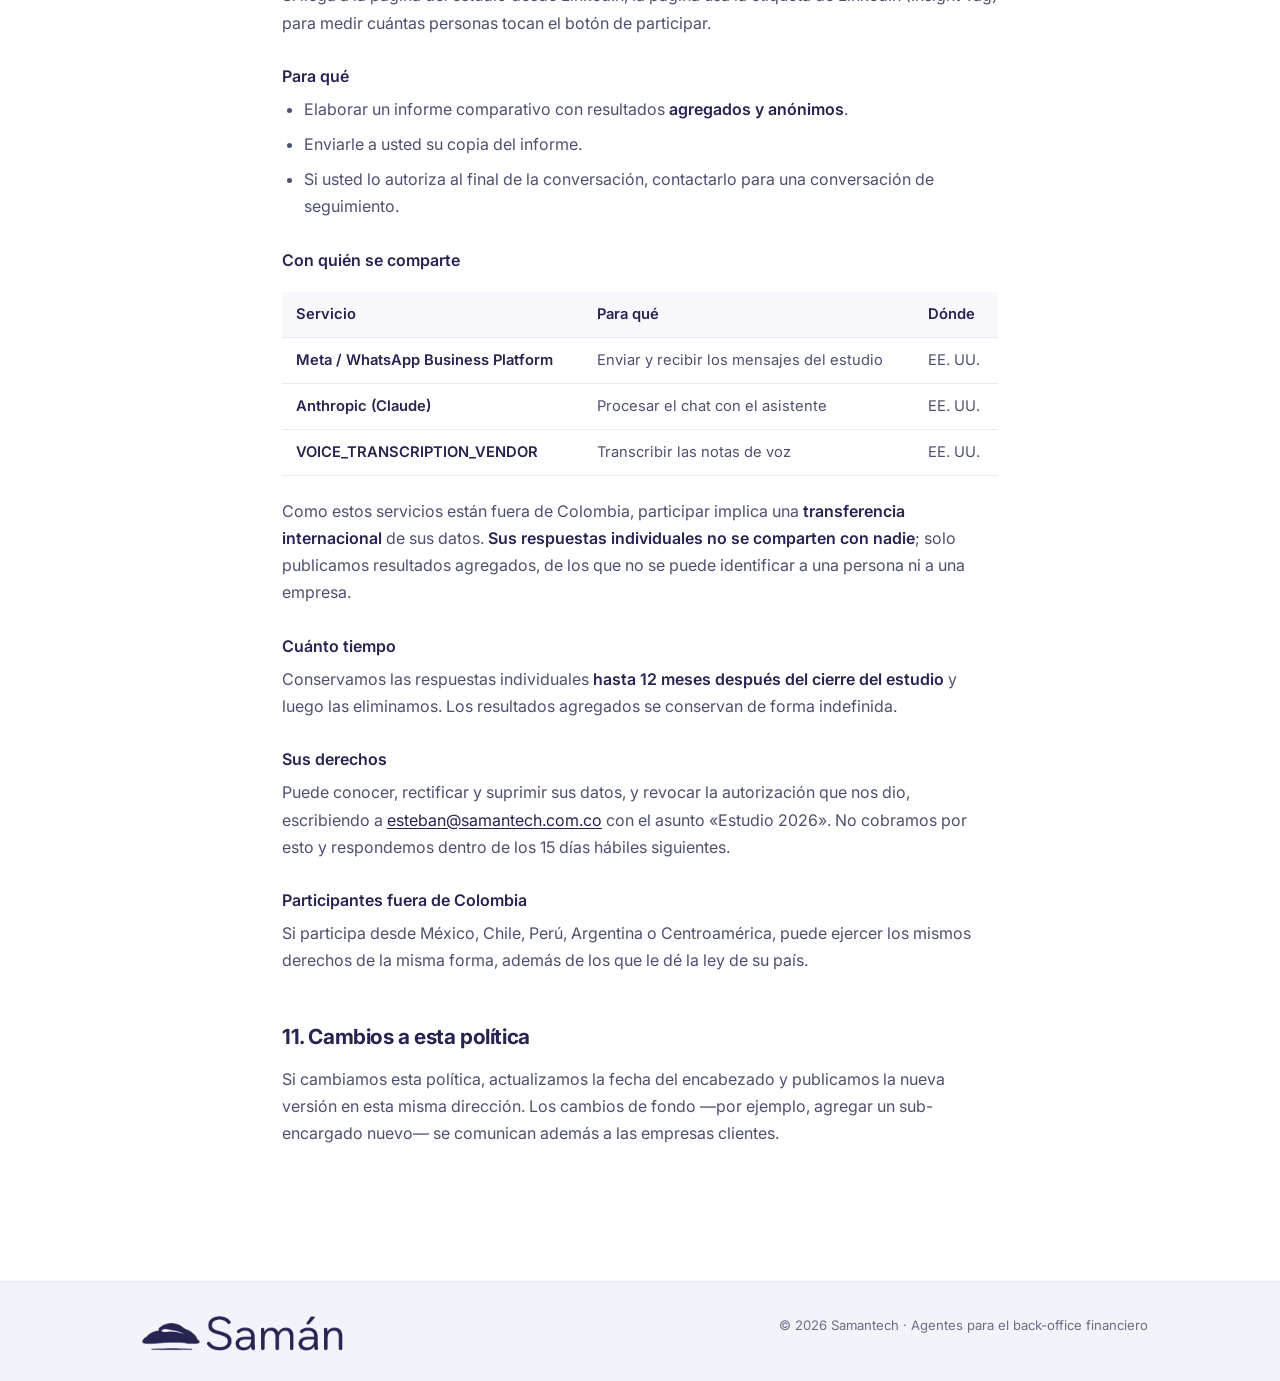
<file: privacidad.html>
<!DOCTYPE html>
<html lang="es">
<head>
  <meta charset="UTF-8" />
  <meta name="viewport" content="width=device-width, initial-scale=1.0" />
  <title>Política de privacidad — Samán</title>
  <meta name="description" content="Cómo Samán recoge, usa, comparte y conserva los datos de sus clientes y de los proveedores con los que se comunica." />
  <meta property="og:type" content="website" />
  <meta property="og:site_name" content="Samán" />
  <meta property="og:locale" content="es_LA" />
  <meta property="og:url" content="https://samantech.com.co/privacidad" />
  <meta property="og:title" content="Política de privacidad — Samán" />
  <meta property="og:description" content="Cómo Samán recoge, usa, comparte y conserva los datos de sus clientes y de los proveedores con los que se comunica." />
  <meta property="og:image" content="https://samantech.com.co/assets/images/og-saman.png" />
  <meta property="og:image:width" content="1200" />
  <meta property="og:image:height" content="630" />
  <meta name="twitter:card" content="summary_large_image" />
  <meta name="twitter:title" content="Política de privacidad — Samán" />
  <meta name="twitter:description" content="Cómo Samán recoge, usa, comparte y conserva los datos de sus clientes y de los proveedores con los que se comunica." />
  <meta name="twitter:image" content="https://samantech.com.co/assets/images/og-saman.png" />
  <link rel="alternate" hreflang="es" href="https://samantech.com.co/privacidad" />
  <link rel="alternate" hreflang="en" href="https://samantech.com.co/privacy" />
  <link rel="preconnect" href="https://fonts.googleapis.com" />
  <link rel="preconnect" href="https://fonts.gstatic.com" crossorigin />
  <link href="https://fonts.googleapis.com/css2?family=Inter:wght@400;500;600;700;800&display=swap" rel="stylesheet" />
  <style>
    *, *::before, *::after { box-sizing: border-box; margin: 0; padding: 0; }
    /* Paleta compartida con la app (design-system.md — "SaaS Pulido").
       Púrpura = solo controles que ejecutan algo; el resto es pizarra. */
    :root {
      --action:      #4f46e5;
      --action-hover:#4338ca;
      --navy:        #262451;
      --text:        #262451;
      --ink:         #4d5170;
      --muted:       #6a6e88;
      --border:      #e9e9f3;
      --border2:     #dcdcec;
      --surface:     #f7f7fc;
      --sel-bg:      #f0f0f8;
    }
    body {
      font-family: 'Inter', system-ui, sans-serif;
      color: var(--ink);
      background: #fff;
      line-height: 1.7;
      -webkit-font-smoothing: antialiased;
    }
    .wrap {
      width: 100%;
      max-width: 780px;
      margin-inline: auto;
      padding-inline: 32px;
    }
    nav {
      background: var(--surface);
      border-bottom: 1px solid var(--border);
    }
    .nav-inner {
      display: flex;
      align-items: center;
      justify-content: space-between;
      padding-block: 14px;
      max-width: 1080px;
      margin-inline: auto;
      padding-inline: 32px;
    }
    .nav-inner a { text-decoration: none; }
    .nav-inner img { height: 24px; display: block; }
    .nav-right {
      display: flex;
      align-items: center;
      gap: 20px;
    }
    .lang-toggle {
      display: flex;
      align-items: center;
      gap: 6px;
    }
    .lang-btn {
      display: inline-flex;
      padding: 4px;
      border: 2px solid transparent;
      border-radius: 8px;
      background: none;
      cursor: pointer;
      opacity: 0.45;
      transition: opacity .2s ease, border-color .2s ease;
      line-height: 0;
    }
    .lang-btn svg { border-radius: 3px; display: block; width: 21px; height: 14.5px; }
    .lang-btn:hover { opacity: 0.8; background: var(--sel-bg); }
    .lang-btn.active {
      opacity: 1;
      background: var(--sel-bg);
      border-color: var(--action);
    }
    .btn {
      display: inline-flex;
      align-items: center;
      padding: 8px 20px;
      border-radius: 999px;
      background: var(--action);
      color: #fff;
      font-weight: 600;
      font-size: 0.84rem;
      text-decoration: none;
      transition: background .2s ease;
    }
    .btn:hover { background: var(--action-hover); }

    main { padding-block: 56px 80px; }
    .doc-head { margin-bottom: 40px; }
    h1 {
      font-size: clamp(1.9rem, 4.5vw, 2.6rem);
      font-weight: 800;
      line-height: 1.15;
      letter-spacing: -0.03em;
      color: var(--text);
      margin-bottom: 10px;
    }
    .updated { color: var(--muted); font-size: 0.9rem; }
    h2 {
      font-size: 1.3rem;
      font-weight: 700;
      letter-spacing: -0.02em;
      color: var(--text);
      margin-top: 44px;
      margin-bottom: 12px;
    }
    h3 {
      font-size: 1rem;
      font-weight: 600;
      color: var(--text);
      margin-top: 26px;
      margin-bottom: 6px;
    }
    p { margin-bottom: 14px; }
    ul { margin: 0 0 16px 22px; }
    li { margin-bottom: 8px; }
    a { color: var(--text); text-decoration: underline; text-underline-offset: 2px; }
    a:hover { color: var(--action); }
    strong { color: var(--text); font-weight: 600; }
    code {
      font-family: ui-monospace, SFMono-Regular, Menlo, Consolas, monospace;
      font-size: 0.88em;
      background: var(--surface);
      border: 1px solid var(--border);
      border-radius: 4px;
      padding: 1px 5px;
      overflow-wrap: anywhere;
    }

    .callout {
      background: var(--surface);
      border: 1px solid var(--border);
      border-left: 3px solid var(--border2);
      border-radius: 10px;
      padding: 18px 20px;
      margin: 22px 0;
    }
    .callout p:last-child { margin-bottom: 0; }

    .table-scroll { overflow-x: auto; margin: 18px 0 22px; }
    table {
      border-collapse: collapse;
      width: 100%;
      min-width: 520px;
      font-size: 0.92rem;
    }
    th, td {
      text-align: left;
      padding: 10px 14px;
      border-bottom: 1px solid var(--border);
      vertical-align: top;
    }
    th {
      background: var(--surface);
      color: var(--text);
      font-weight: 600;
      white-space: nowrap;
    }
    td:first-child { color: var(--text); font-weight: 600; white-space: nowrap; }

    footer {
      background: #f3f3fa;
      border-top: 1px solid var(--border);
      padding: 28px 0;
      margin-top: 40px;
    }
    .footer-inner {
      display: flex;
      align-items: center;
      justify-content: space-between;
      flex-wrap: wrap;
      gap: 12px;
      max-width: 1080px;
      margin-inline: auto;
      padding-inline: 32px;
    }
    .footer-inner a { text-decoration: none; }
    .footer-inner img { height: 44px; display: block; }
    .footer-copy { color: var(--muted); font-size: 0.82rem; }

    @media (max-width: 600px) {
      .wrap, .nav-inner, .footer-inner { padding-inline: 22px; }
      .nav-right { gap: 12px; }
      main { padding-block: 36px 56px; }
    }
  </style>
</head>
<body>

  <nav>
    <div class="nav-inner">
      <a href="index.html"><img src="assets/images/logo-saman.png" alt="Samán" /></a>
      <div class="nav-right">
        <div class="lang-toggle">
          <!-- Cada bandera navega a la otra versión del documento y deja el
               idioma en localStorage, la misma clave que usan index y contact. -->
          <a class="lang-btn active" href="privacidad.html" onclick="rememberLang('es')" aria-label="Español" title="Español" aria-current="page">
            <!-- Spain flag -->
            <svg width="26" height="18" viewBox="0 0 26 18" xmlns="http://www.w3.org/2000/svg">
              <rect width="26" height="18" fill="#AA151B"/>
              <rect y="4.5" width="26" height="9" fill="#F1BF00"/>
            </svg>
          </a>
          <a class="lang-btn" href="privacy.html" onclick="rememberLang('en')" aria-label="English" title="English">
            <!-- US flag -->
            <svg width="26" height="18" viewBox="0 0 26 18" xmlns="http://www.w3.org/2000/svg">
              <rect width="26" height="18" fill="#FFFFFF"/>
              <g fill="#B22234">
                <rect y="0" width="26" height="1.385"/>
                <rect y="2.77" width="26" height="1.385"/>
                <rect y="5.54" width="26" height="1.385"/>
                <rect y="8.31" width="26" height="1.385"/>
                <rect y="11.08" width="26" height="1.385"/>
                <rect y="13.85" width="26" height="1.385"/>
                <rect y="16.62" width="26" height="1.385"/>
              </g>
              <rect width="11" height="9.7" fill="#3C3B6E"/>
              <g fill="#FFFFFF">
                <circle cx="2" cy="1.8" r="0.55"/><circle cx="4.5" cy="1.8" r="0.55"/><circle cx="7" cy="1.8" r="0.55"/><circle cx="9.5" cy="1.8" r="0.55"/>
                <circle cx="3.25" cy="3.5" r="0.55"/><circle cx="5.75" cy="3.5" r="0.55"/><circle cx="8.25" cy="3.5" r="0.55"/>
                <circle cx="2" cy="5.2" r="0.55"/><circle cx="4.5" cy="5.2" r="0.55"/><circle cx="7" cy="5.2" r="0.55"/><circle cx="9.5" cy="5.2" r="0.55"/>
                <circle cx="3.25" cy="6.9" r="0.55"/><circle cx="5.75" cy="6.9" r="0.55"/><circle cx="8.25" cy="6.9" r="0.55"/>
                <circle cx="2" cy="8.4" r="0.55"/><circle cx="4.5" cy="8.4" r="0.55"/><circle cx="7" cy="8.4" r="0.55"/><circle cx="9.5" cy="8.4" r="0.55"/>
              </g>
            </svg>
          </a>
        </div>
        <a href="contact.html" class="btn">Contáctanos</a>
      </div>
    </div>
  </nav>

  <main class="wrap">

    <div class="doc-head">
      <h1>Política de privacidad</h1>
      <p class="updated">Última actualización: 13 de octubre de 2026 · <a href="privacy.html">English version</a></p>
    </div>

    <p>Samán es una plataforma de compras que opera Samantech (Colombia). La usan
    empresas para pedir cotizaciones a sus proveedores, leerlas, compararlas y
    dejar registro de quién aprobó qué.</p>

    <p>Esta política explica qué datos recogemos, para qué los usamos, con quién
    los compartimos y cuánto tiempo los conservamos. Está escrita sobre lo que el
    producto hace hoy, no sobre lo que podría llegar a hacer.</p>

    <div class="callout">
      <p><strong>Quién responde por los datos.</strong> La empresa cliente que
      contrata Samán es la <strong>responsable</strong> del tratamiento de los
      datos que carga y de los de sus proveedores. Samantech actúa como
      <strong>encargado</strong>: tratamos esos datos únicamente para prestarle el
      servicio a esa empresa y siguiendo sus instrucciones. Si usted es proveedor
      de una empresa que usa Samán y quiere ejercer sus derechos sobre sus datos,
      puede escribirnos y lo canalizamos con esa empresa.</p>
    </div>

    <h2>1. Qué datos recogemos</h2>

    <h3>De los usuarios de la empresa cliente</h3>
    <p>Nombre, correo electrónico, rol dentro de la organización y a quién
    reporta. La autenticación la maneja Clerk; Samán guarda el correo y un
    identificador de usuario.</p>

    <h3>De los proveedores</h3>
    <p>Nombre o razón social, NIT, teléfono, correo electrónico, ciudad, dirección
    y persona de contacto. Estos datos <strong>los carga la empresa cliente</strong>,
    no el proveedor.</p>

    <h3>Contenido de las conversaciones</h3>
    <p>Los mensajes que se intercambian con los proveedores por WhatsApp y por
    correo electrónico, incluidos los <strong>archivos adjuntos</strong>
    (cotizaciones en PDF, Excel o fotografía) y el texto que extraemos de ellos.</p>

    <h3>Datos comerciales</h3>
    <p>Pedidos, ítems, cantidades, precios cotizados, aprobaciones y órdenes de
    compra.</p>

    <h2>2. Para qué los usamos</h2>
    <p>Para ejecutar el proceso de compras de la empresa cliente: solicitar
    cotizaciones a proveedores, leerlas, compararlas y dejar registro de las
    aprobaciones y de las órdenes de compra resultantes.</p>
    <p><strong>No usamos estos datos para publicidad y no los vendemos a nadie.</strong></p>

    <h2>3. Procesamiento por modelos de lenguaje de terceros</h2>
    <div class="callout">
      <p>El <strong>contenido de los mensajes y de los archivos adjuntos</strong>
      que intercambiamos con los proveedores se envía a proveedores de modelos de
      lenguaje de terceros (<strong>Anthropic</strong> y <strong>Groq</strong>,
      ambos en Estados Unidos) para clasificar los mensajes entrantes y extraer de
      las cotizaciones los ítems, cantidades y precios.</p>
      <p>Esto es una parte central de cómo funciona el producto. Lo hacemos a
      través de sus APIs comerciales, no para entrenar modelos.</p>
    </div>

    <h2>4. Con quién compartimos los datos</h2>
    <p>Samán se apoya en los siguientes sub-encargados. Cada uno recibe solo los
    datos que necesita para su función:</p>

    <div class="table-scroll">
      <table>
        <thead>
          <tr><th>Servicio</th><th>Para qué</th><th>Dónde</th></tr>
        </thead>
        <tbody>
          <tr><td>Meta / WhatsApp Business Platform</td><td>Enviar y recibir mensajes de proveedores</td><td>EE. UU.</td></tr>
          <tr><td>Anthropic (Claude)</td><td>Leer cotizaciones y responder en el chat del agente</td><td>EE. UU.</td></tr>
          <tr><td>Groq</td><td>Clasificación de mensajes entrantes y extracción de datos de documentos</td><td>EE. UU.</td></tr>
          <tr><td>Resend</td><td>Correo saliente a proveedores</td><td>EE. UU.</td></tr>
          <tr><td>Postmark</td><td>Correo entrante de proveedores</td><td>EE. UU.</td></tr>
          <tr><td>Clerk</td><td>Autenticación de los usuarios</td><td>EE. UU.</td></tr>
          <tr><td>Railway</td><td>Servidores y base de datos</td><td>EE. UU. (US West)</td></tr>
          <tr><td>Cloudflare R2</td><td>Almacenamiento de archivos adjuntos <em>(previsto, todavía no en uso)</em></td><td>EE. UU.</td></tr>
        </tbody>
      </table>
    </div>

    <p>Como estos servicios están fuera de Colombia, usar Samán implica una
    <strong>transferencia internacional</strong> de los datos descritos arriba.
    Fuera de esta lista, no compartimos datos con terceros, salvo que la ley o una
    autoridad competente nos obligue a hacerlo.</p>

    <h3>Solicitudes de autoridades</h3>
    <p>Si una autoridad pública nos pide datos, primero revisamos que la solicitud
    sea legalmente válida, y la rechazamos o la controvertimos si no lo es.
    Entregamos únicamente lo que se pide de forma específica, nunca la cuenta
    completa, y dejamos registro de cada solicitud y de lo que se entregó. Cuando
    los datos pertenecen a una empresa cliente, se lo avisamos para que pueda
    responder u oponerse ella misma, salvo que la ley expresamente nos prohíba
    avisarle.</p>

    <h3>Sobre la integración con WhatsApp</h3>
    <p>Samán se integra con la <strong>WhatsApp Business Platform</strong> de Meta
    (Cloud API) para escribirle a los proveedores en nombre de la empresa cliente.
    Con el permiso <code>whatsapp_business_messaging</code> enviamos y recibimos
    mensajes; con <code>whatsapp_business_management</code> registramos y
    consultamos las plantillas de mensaje y el estado de los números de la cuenta
    de WhatsApp Business de esa empresa. Los datos que pasan por ahí son los
    descritos en la sección 1: el teléfono del proveedor, el texto de los mensajes
    y sus archivos adjuntos. <strong>Todo envío lo confirma antes una persona de la
    empresa cliente</strong>; Samán no manda mensajes sin esa aprobación.</p>

    <h2>5. Separación entre clientes</h2>
    <p>Los datos de cada empresa cliente están aislados de los de las demás a
    nivel de base de datos. Ningún usuario de una empresa puede ver los pedidos,
    proveedores ni conversaciones de otra.</p>

    <h2 id="borrado">6. Cuánto tiempo los conservamos y cómo pedir que se borren</h2>
    <p>Conservamos los datos <strong>mientras la cuenta de la empresa cliente esté
    activa, y hasta 90 días después de cerrarla</strong>. Pasado ese plazo los
    eliminamos de nuestros sistemas de producción.</p>
    <p>Una empresa cliente puede pedir antes la eliminación de sus datos, o una
    copia de ellos, escribiéndonos al correo de contacto. Atendemos la solicitud
    dentro de los 15 días hábiles siguientes.</p>

    <div class="callout">
      <p><strong>Cómo pedir que borremos sus datos.</strong> Cualquier persona
      —un usuario de una empresa cliente, o un proveedor contactado a través de
      Samán— puede pedir que eliminemos sus datos personales escribiendo a
      <a href="mailto:esteban@samantech.com.co">esteban@samantech.com.co</a> con el
      asunto «Eliminación de datos». <strong>No cobramos por esto.</strong>
      Respondemos dentro de los 15 días hábiles siguientes y confirmamos por
      escrito cuando el borrado se completa.</p>
    </div>

    <h2>7. Sus derechos</h2>
    <p>De acuerdo con la Ley 1581 de 2012 y sus decretos reglamentarios (Colombia),
    usted puede conocer, actualizar y rectificar sus datos personales, solicitar
    prueba de la autorización otorgada, ser informado sobre el uso que se les ha
    dado, revocar la autorización y solicitar su supresión cuando proceda.</p>
    <p>Para ejercer cualquiera de estos derechos, escríbanos al correo de la
    sección 9. Si sus datos fueron cargados por una empresa cliente, trasladamos
    la solicitud a esa empresa, que es la responsable.</p>

    <h2>8. Seguridad</h2>
    <p>El acceso a Samán requiere autenticación. Las comunicaciones con la
    plataforma y con los servicios listados arriba viajan cifradas (HTTPS/TLS). El
    acceso a la base de datos está restringido al equipo de Samantech y a los
    servicios de la aplicación.</p>

    <h2>9. Contacto</h2>
    <p>Samán es un servicio de <strong>AGMO S.A.S.</strong>, sociedad colombiana
    que actúa comercialmente bajo el nombre <strong>Samantech</strong>,
    identificada con NIT 900.474.780-5.</p>

    <p>Para solicitudes sobre datos personales, preguntas sobre esta política o
    para reportar un problema de privacidad:</p>
    <ul>
      <li><strong>Correo:</strong> <a href="mailto:esteban@samantech.com.co">esteban@samantech.com.co</a></li>
      <li><strong>Sitio:</strong> <a href="https://samantech.com.co">samantech.com.co</a></li>
      <li><strong>Ubicación:</strong> Colombia</li>
    </ul>

    <h2 id="estudio2026">10. Estudio 2026 sobre crédito y cartera</h2>
    <!-- TODO(Esteban): pedirle a un abogado que revise la adecuación de esta
         sección a las leyes de México, Chile, Perú, Argentina y Centroamérica. -->
    <p>Esta sección aplica solo al estudio que hacemos por WhatsApp con personas
    del área financiera de empresas en Latinoamérica (la página
    <a href="encuesta2026.html">samantech.com.co/encuesta2026</a>). Es independiente
    del resto de esta política: aquí no hay una empresa cliente de por medio.</p>

    <div class="callout">
      <p><strong>Quién responde por los datos.</strong> En el estudio, el
      <strong>responsable</strong> del tratamiento es <strong>AGMO S.A.S.</strong>
      (Samantech), NIT 900.474.780-5. Contacto:
      <a href="mailto:esteban@samantech.com.co?subject=Estudio%202026">esteban@samantech.com.co</a>.</p>
    </div>

    <h3>Qué recogemos</h3>
    <p>Su número de WhatsApp; el nombre, la empresa y el cargo que usted nos
    indique; y sus respuestas, en texto o en notas de voz. Las notas de voz se
    transcriben a texto.</p>
    <p>Si llega a la página del estudio desde LinkedIn, la página usa la etiqueta
    de LinkedIn (Insight Tag) para medir cuántas personas tocan el botón de
    participar.</p>

    <h3>Para qué</h3>
    <ul>
      <li>Elaborar un informe comparativo con resultados <strong>agregados y
      anónimos</strong>.</li>
      <li>Enviarle a usted su copia del informe.</li>
      <li>Si usted lo autoriza al final de la conversación, contactarlo para una
      conversación de seguimiento.</li>
    </ul>

    <h3>Con quién se comparte</h3>
    <div class="table-scroll">
      <table>
        <thead>
          <tr><th>Servicio</th><th>Para qué</th><th>Dónde</th></tr>
        </thead>
        <tbody>
          <tr><td>Meta / WhatsApp Business Platform</td><td>Enviar y recibir los mensajes del estudio</td><td>EE. UU.</td></tr>
          <tr><td>Anthropic (Claude)</td><td>Procesar el chat con el asistente</td><td>EE. UU.</td></tr>
          <!-- PLACEHOLDER: VOICE_TRANSCRIPTION_VENDOR = nombre del proveedor de transcripción de voz. -->
          <tr><td>VOICE_TRANSCRIPTION_VENDOR</td><td>Transcribir las notas de voz</td><td>EE. UU.</td></tr>
        </tbody>
      </table>
    </div>
    <p>Como estos servicios están fuera de Colombia, participar implica una
    <strong>transferencia internacional</strong> de sus datos.
    <strong>Sus respuestas individuales no se comparten con nadie</strong>; solo
    publicamos resultados agregados, de los que no se puede identificar a una
    persona ni a una empresa.</p>

    <h3>Cuánto tiempo</h3>
    <p>Conservamos las respuestas individuales <strong>hasta 12 meses después del
    cierre del estudio</strong> y luego las eliminamos. Los resultados agregados
    se conservan de forma indefinida.</p>

    <h3>Sus derechos</h3>
    <p>Puede conocer, rectificar y suprimir sus datos, y revocar la autorización
    que nos dio, escribiendo a
    <a href="mailto:esteban@samantech.com.co?subject=Estudio%202026">esteban@samantech.com.co</a>
    con el asunto «Estudio 2026». No cobramos por esto y respondemos dentro de
    los 15 días hábiles siguientes.</p>

    <h3>Participantes fuera de Colombia</h3>
    <p>Si participa desde México, Chile, Perú, Argentina o Centroamérica, puede
    ejercer los mismos derechos de la misma forma, además de los que le dé la ley
    de su país.</p>

    <h2>11. Cambios a esta política</h2>
    <p>Si cambiamos esta política, actualizamos la fecha del encabezado y
    publicamos la nueva versión en esta misma dirección. Los cambios de fondo
    —por ejemplo, agregar un sub-encargado nuevo— se comunican además a las
    empresas clientes.</p>

  </main>

  <footer>
    <div class="footer-inner">
      <a href="index.html"><img src="assets/images/logo-saman.png" alt="Samán" /></a>
      <p class="footer-copy">© 2026 Samantech · Agentes para el back-office financiero</p>
    </div>
  </footer>

  <script>
    /* Guarda el idioma en la misma clave que usan index.html y contact.html,
       para que la elección hecha aquí se mantenga al navegar al resto del sitio. */
    function rememberLang(lang) {
      try { localStorage.setItem('saman-lang', lang); } catch (e) {}
    }
  </script>

</body>
</html>
</file>
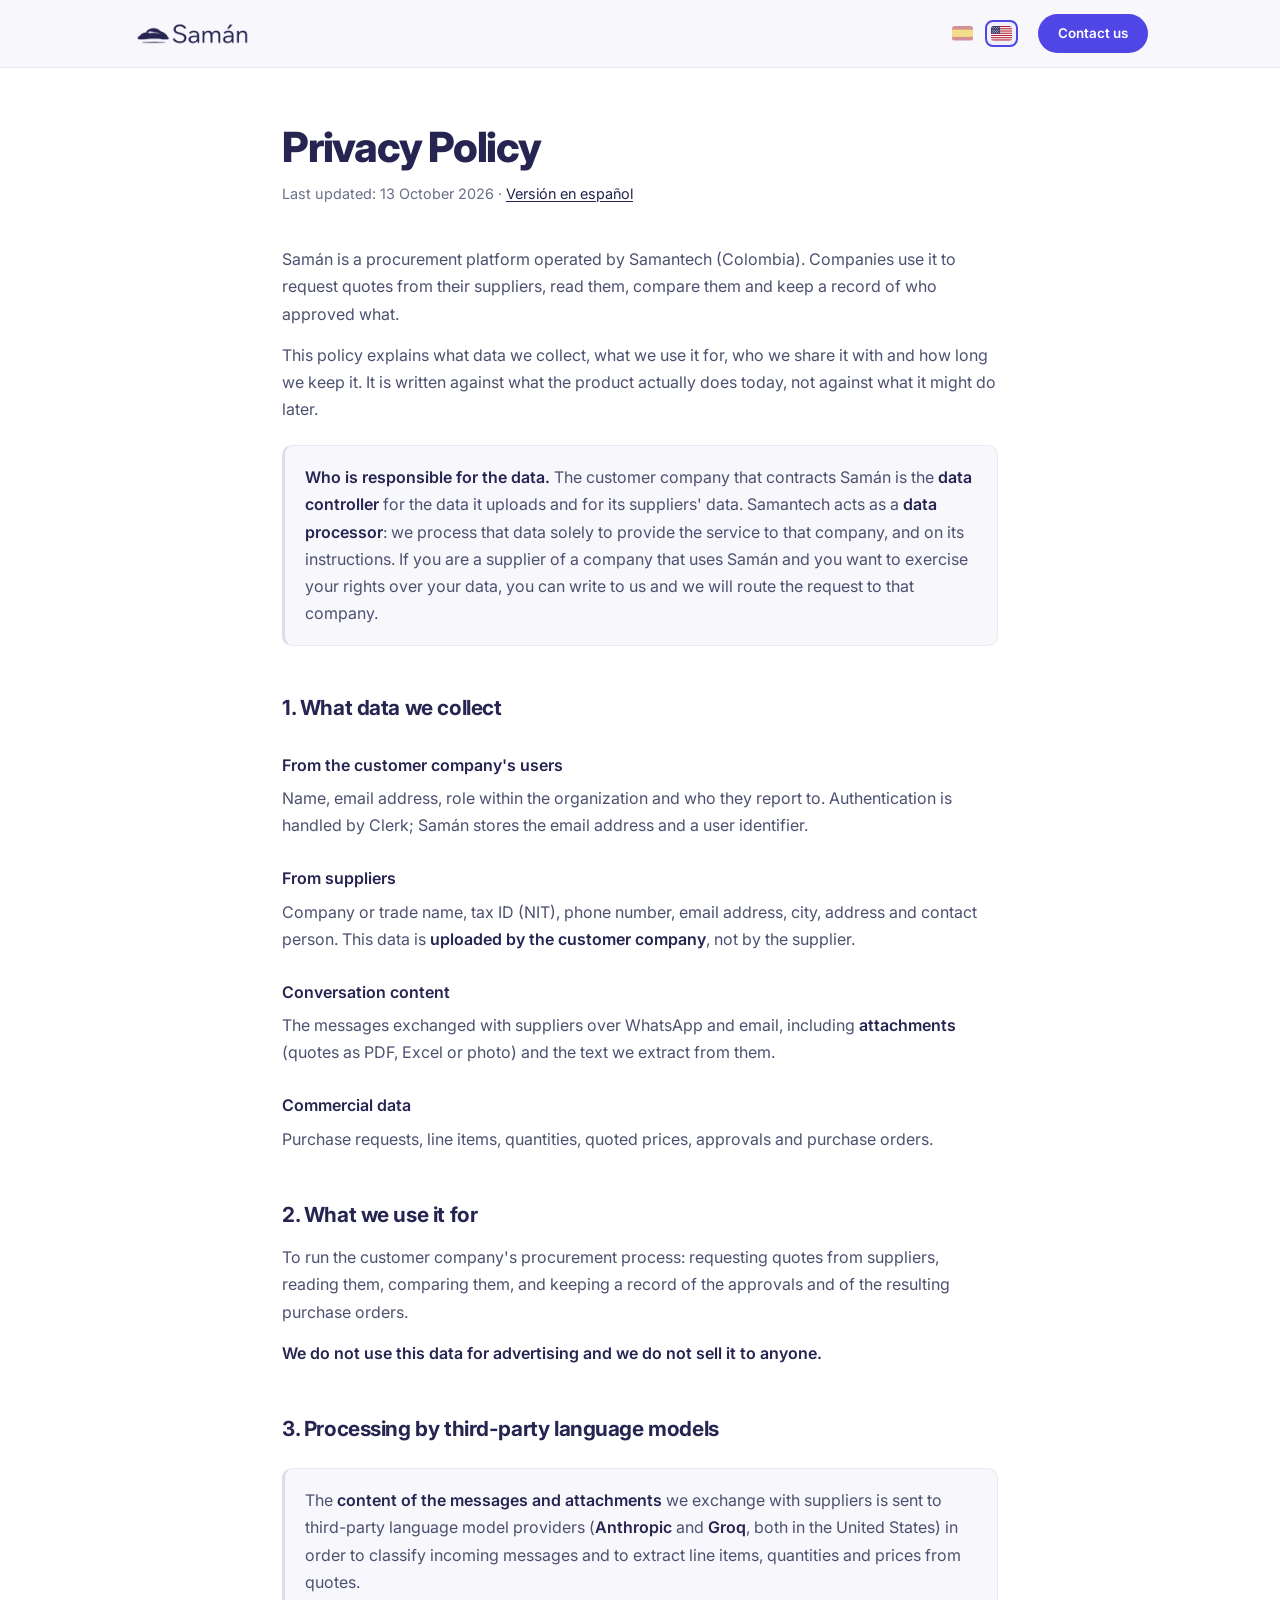
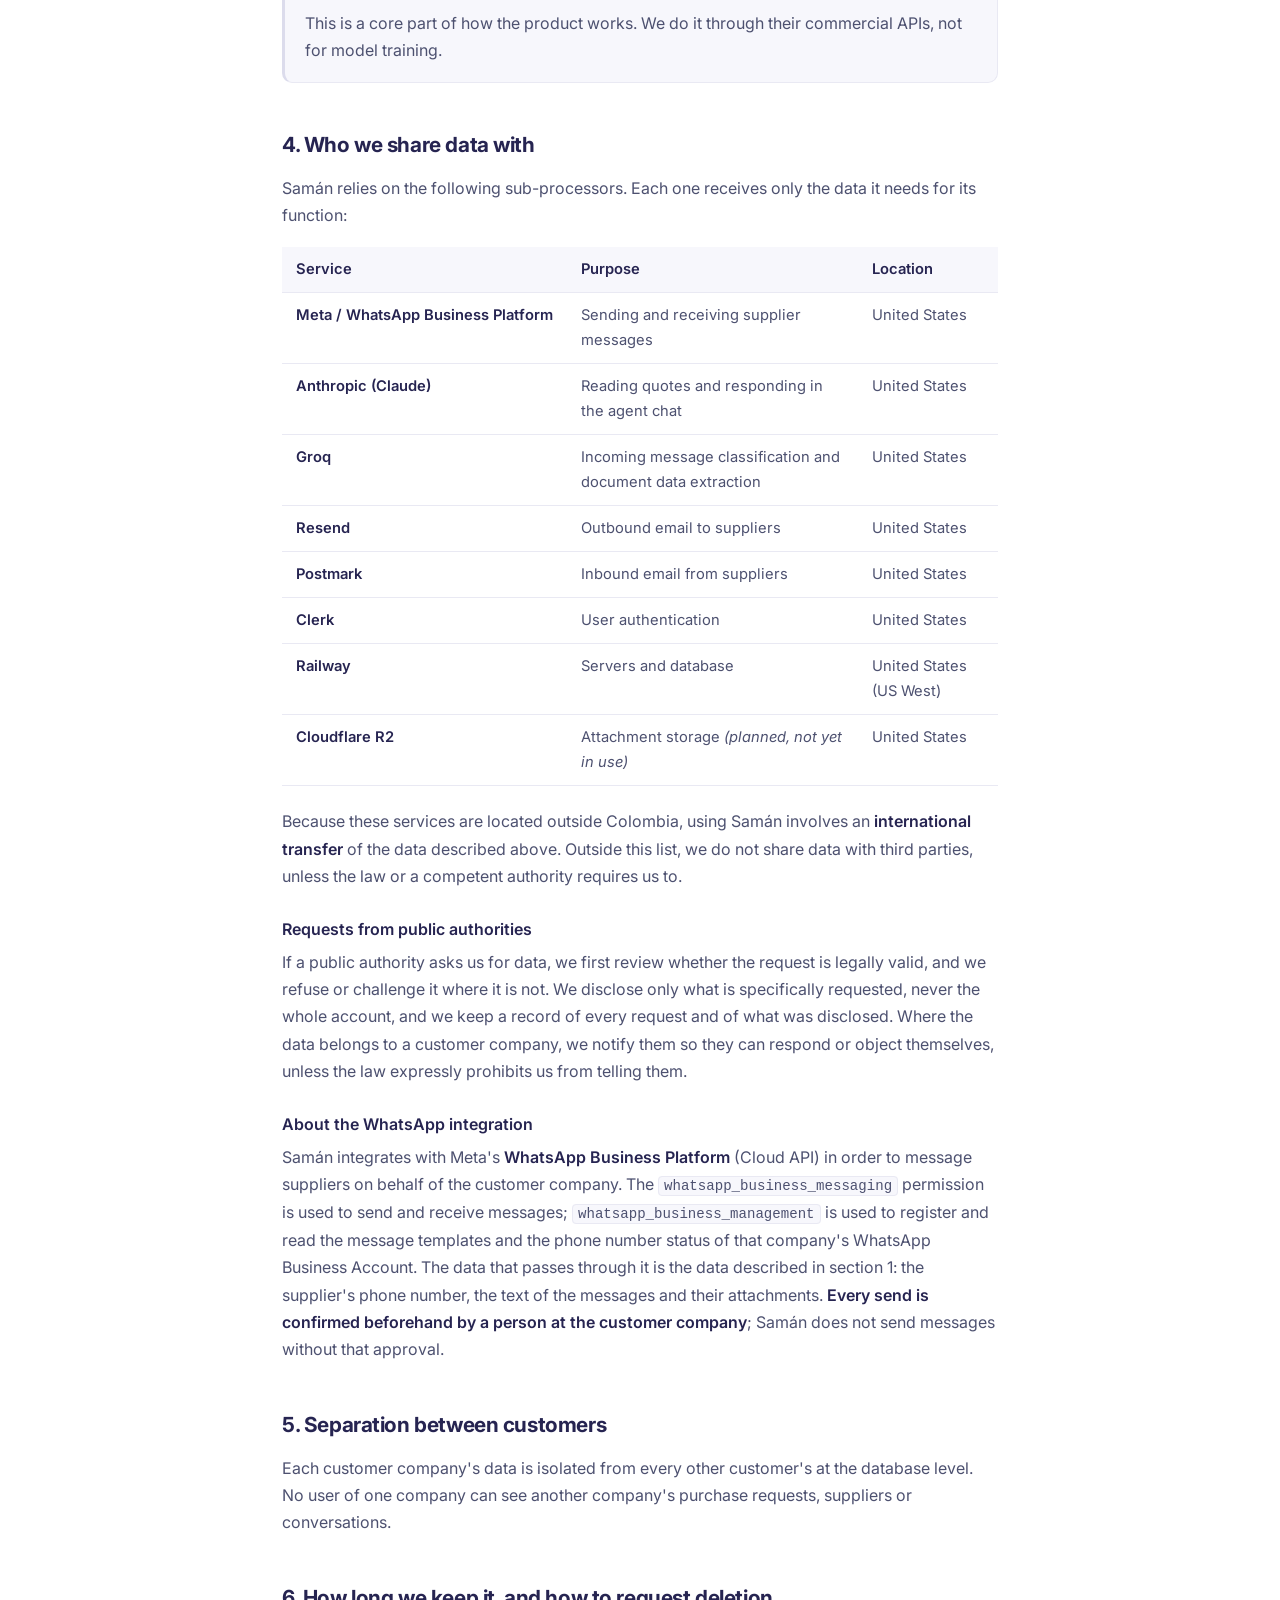
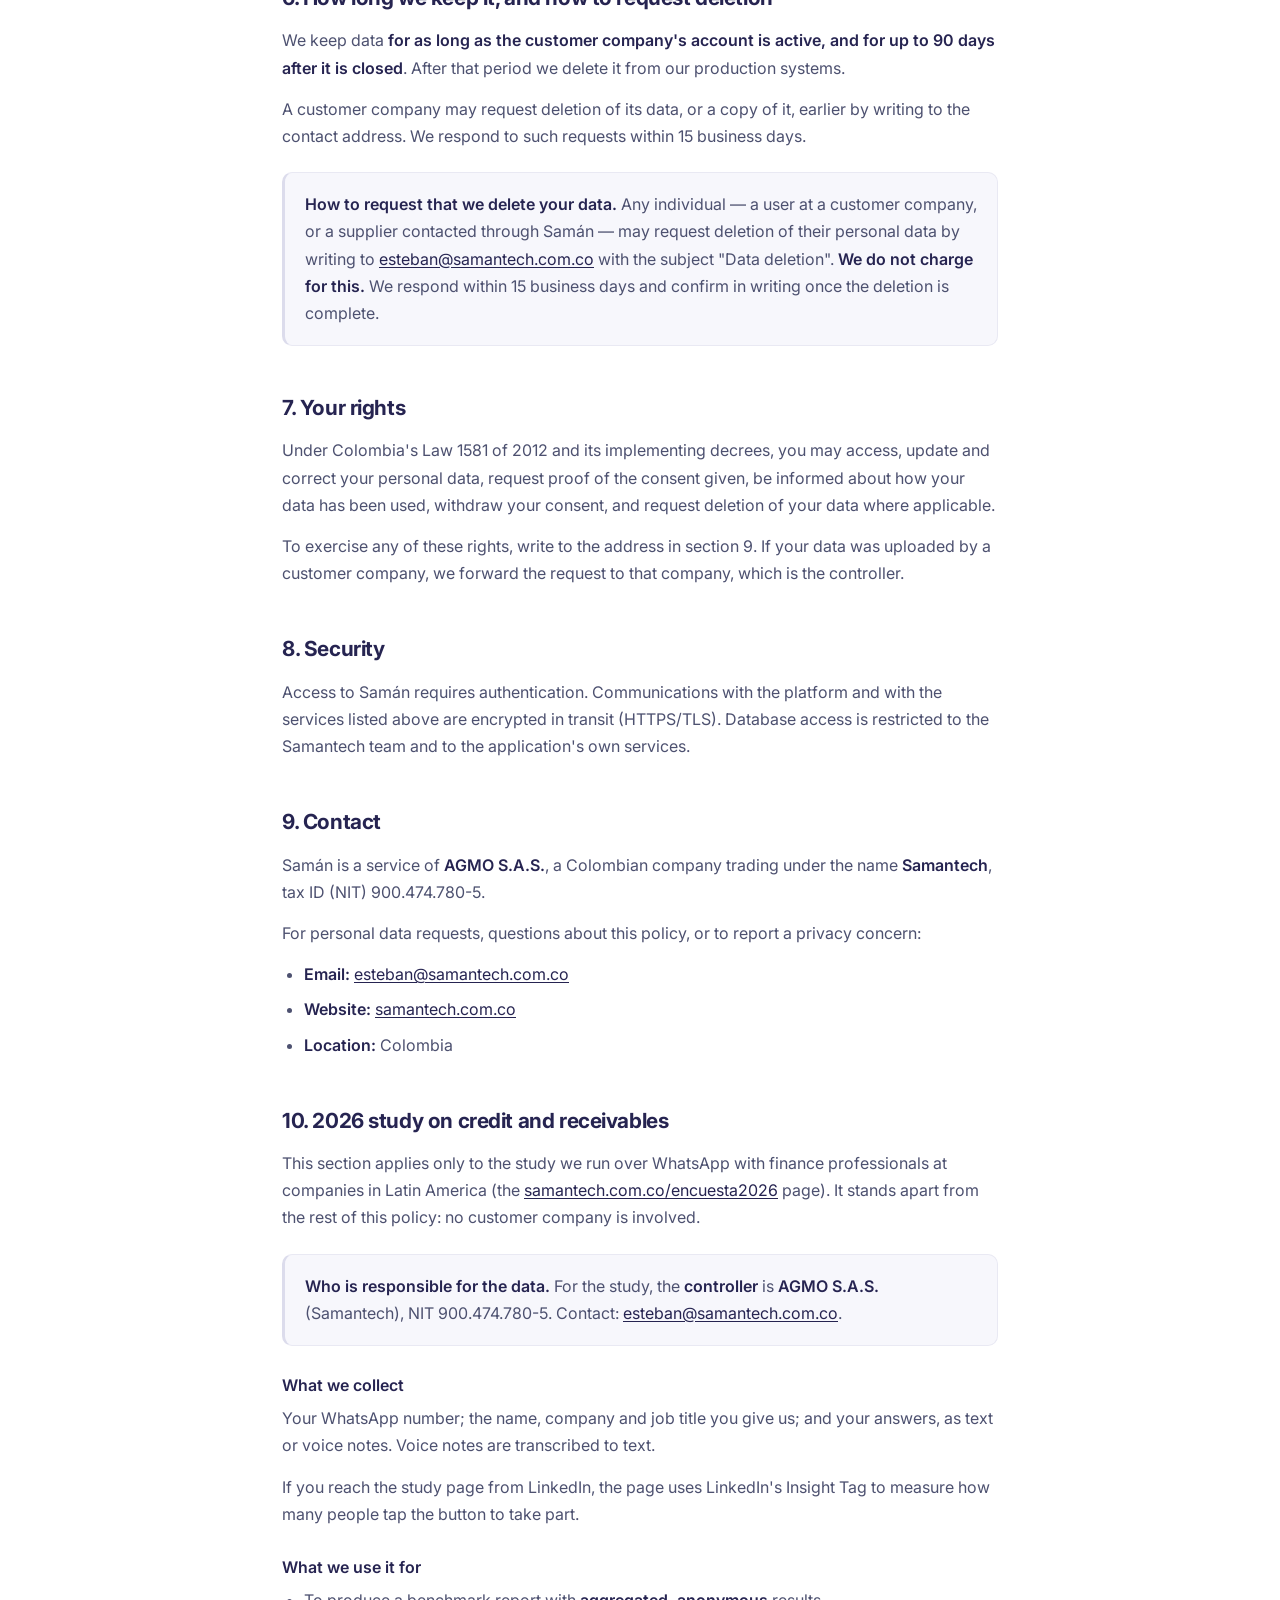
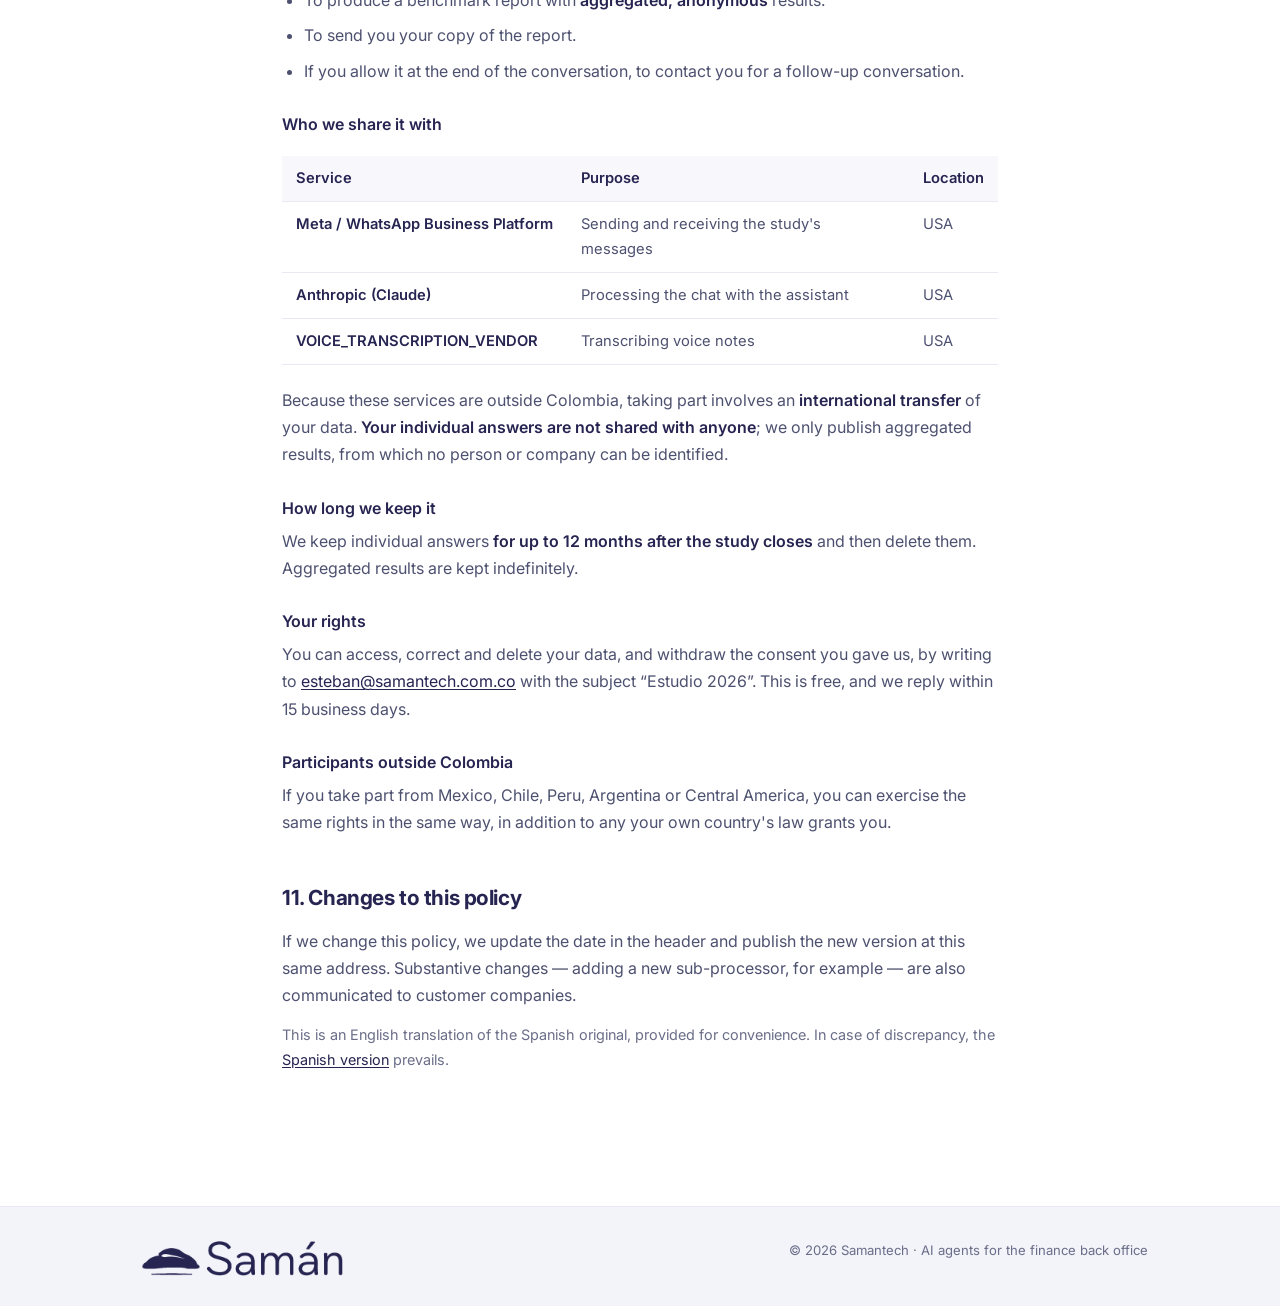
<file: privacy.html>
<!DOCTYPE html>
<html lang="en">
<head>
  <meta charset="UTF-8" />
  <meta name="viewport" content="width=device-width, initial-scale=1.0" />
  <title>Privacy Policy — Samán</title>
  <meta name="description" content="How Samán collects, uses, shares and retains data belonging to its customers and to the suppliers it communicates with." />
  <meta property="og:type" content="website" />
  <meta property="og:site_name" content="Samán" />
  <meta property="og:locale" content="en_US" />
  <meta property="og:url" content="https://samantech.com.co/privacy" />
  <meta property="og:title" content="Privacy Policy — Samán" />
  <meta property="og:description" content="How Samán collects, uses, shares and retains data belonging to its customers and to the suppliers it communicates with." />
  <meta property="og:image" content="https://samantech.com.co/assets/images/og-saman.png" />
  <meta property="og:image:width" content="1200" />
  <meta property="og:image:height" content="630" />
  <meta name="twitter:card" content="summary_large_image" />
  <meta name="twitter:title" content="Privacy Policy — Samán" />
  <meta name="twitter:description" content="How Samán collects, uses, shares and retains data belonging to its customers and to the suppliers it communicates with." />
  <meta name="twitter:image" content="https://samantech.com.co/assets/images/og-saman.png" />
  <link rel="alternate" hreflang="es" href="https://samantech.com.co/privacidad" />
  <link rel="alternate" hreflang="en" href="https://samantech.com.co/privacy" />
  <link rel="preconnect" href="https://fonts.googleapis.com" />
  <link rel="preconnect" href="https://fonts.gstatic.com" crossorigin />
  <link href="https://fonts.googleapis.com/css2?family=Inter:wght@400;500;600;700;800&display=swap" rel="stylesheet" />
  <style>
    *, *::before, *::after { box-sizing: border-box; margin: 0; padding: 0; }
    /* Paleta compartida con la app (design-system.md — "SaaS Pulido").
       Púrpura = solo controles que ejecutan algo; el resto es pizarra. */
    :root {
      --action:      #4f46e5;
      --action-hover:#4338ca;
      --navy:        #262451;
      --text:        #262451;
      --ink:         #4d5170;
      --muted:       #6a6e88;
      --border:      #e9e9f3;
      --border2:     #dcdcec;
      --surface:     #f7f7fc;
      --sel-bg:      #f0f0f8;
    }
    body {
      font-family: 'Inter', system-ui, sans-serif;
      color: var(--ink);
      background: #fff;
      line-height: 1.7;
      -webkit-font-smoothing: antialiased;
    }
    .wrap {
      width: 100%;
      max-width: 780px;
      margin-inline: auto;
      padding-inline: 32px;
    }
    nav {
      background: var(--surface);
      border-bottom: 1px solid var(--border);
    }
    .nav-inner {
      display: flex;
      align-items: center;
      justify-content: space-between;
      padding-block: 14px;
      max-width: 1080px;
      margin-inline: auto;
      padding-inline: 32px;
    }
    .nav-inner a { text-decoration: none; }
    .nav-inner img { height: 24px; display: block; }
    .nav-right {
      display: flex;
      align-items: center;
      gap: 20px;
    }
    .lang-toggle {
      display: flex;
      align-items: center;
      gap: 6px;
    }
    .lang-btn {
      display: inline-flex;
      padding: 4px;
      border: 2px solid transparent;
      border-radius: 8px;
      background: none;
      cursor: pointer;
      opacity: 0.45;
      transition: opacity .2s ease, border-color .2s ease;
      line-height: 0;
    }
    .lang-btn svg { border-radius: 3px; display: block; width: 21px; height: 14.5px; }
    .lang-btn:hover { opacity: 0.8; background: var(--sel-bg); }
    .lang-btn.active {
      opacity: 1;
      background: var(--sel-bg);
      border-color: var(--action);
    }
    .btn {
      display: inline-flex;
      align-items: center;
      padding: 8px 20px;
      border-radius: 999px;
      background: var(--action);
      color: #fff;
      font-weight: 600;
      font-size: 0.84rem;
      text-decoration: none;
      transition: background .2s ease;
    }
    .btn:hover { background: var(--action-hover); }

    main { padding-block: 56px 80px; }
    .doc-head { margin-bottom: 40px; }
    h1 {
      font-size: clamp(1.9rem, 4.5vw, 2.6rem);
      font-weight: 800;
      line-height: 1.15;
      letter-spacing: -0.03em;
      color: var(--text);
      margin-bottom: 10px;
    }
    .updated { color: var(--muted); font-size: 0.9rem; }
    h2 {
      font-size: 1.3rem;
      font-weight: 700;
      letter-spacing: -0.02em;
      color: var(--text);
      margin-top: 44px;
      margin-bottom: 12px;
    }
    h3 {
      font-size: 1rem;
      font-weight: 600;
      color: var(--text);
      margin-top: 26px;
      margin-bottom: 6px;
    }
    p { margin-bottom: 14px; }
    ul { margin: 0 0 16px 22px; }
    li { margin-bottom: 8px; }
    a { color: var(--text); text-decoration: underline; text-underline-offset: 2px; }
    a:hover { color: var(--action); }
    strong { color: var(--text); font-weight: 600; }
    code {
      font-family: ui-monospace, SFMono-Regular, Menlo, Consolas, monospace;
      font-size: 0.88em;
      background: var(--surface);
      border: 1px solid var(--border);
      border-radius: 4px;
      padding: 1px 5px;
      overflow-wrap: anywhere;
    }

    .callout {
      background: var(--surface);
      border: 1px solid var(--border);
      border-left: 3px solid var(--border2);
      border-radius: 10px;
      padding: 18px 20px;
      margin: 22px 0;
    }
    .callout p:last-child { margin-bottom: 0; }

    .table-scroll { overflow-x: auto; margin: 18px 0 22px; }
    table {
      border-collapse: collapse;
      width: 100%;
      min-width: 520px;
      font-size: 0.92rem;
    }
    th, td {
      text-align: left;
      padding: 10px 14px;
      border-bottom: 1px solid var(--border);
      vertical-align: top;
    }
    th {
      background: var(--surface);
      color: var(--text);
      font-weight: 600;
      white-space: nowrap;
    }
    td:first-child { color: var(--text); font-weight: 600; white-space: nowrap; }

    footer {
      background: #f3f3fa;
      border-top: 1px solid var(--border);
      padding: 28px 0;
      margin-top: 40px;
    }
    .footer-inner {
      display: flex;
      align-items: center;
      justify-content: space-between;
      flex-wrap: wrap;
      gap: 12px;
      max-width: 1080px;
      margin-inline: auto;
      padding-inline: 32px;
    }
    .footer-inner a { text-decoration: none; }
    .footer-inner img { height: 44px; display: block; }
    .footer-copy { color: var(--muted); font-size: 0.82rem; }

    @media (max-width: 600px) {
      .wrap, .nav-inner, .footer-inner { padding-inline: 22px; }
      .nav-right { gap: 12px; }
      main { padding-block: 36px 56px; }
    }
  </style>
</head>
<body>

  <nav>
    <div class="nav-inner">
      <a href="index.html"><img src="assets/images/logo-saman.png" alt="Samán" /></a>
      <div class="nav-right">
        <div class="lang-toggle">
          <!-- Cada bandera navega a la otra versión del documento y deja el
               idioma en localStorage, la misma clave que usan index y contact. -->
          <a class="lang-btn" href="privacidad.html" onclick="rememberLang('es')" aria-label="Español" title="Español">
            <!-- Spain flag -->
            <svg width="26" height="18" viewBox="0 0 26 18" xmlns="http://www.w3.org/2000/svg">
              <rect width="26" height="18" fill="#AA151B"/>
              <rect y="4.5" width="26" height="9" fill="#F1BF00"/>
            </svg>
          </a>
          <a class="lang-btn active" href="privacy.html" onclick="rememberLang('en')" aria-label="English" title="English" aria-current="page">
            <!-- US flag -->
            <svg width="26" height="18" viewBox="0 0 26 18" xmlns="http://www.w3.org/2000/svg">
              <rect width="26" height="18" fill="#FFFFFF"/>
              <g fill="#B22234">
                <rect y="0" width="26" height="1.385"/>
                <rect y="2.77" width="26" height="1.385"/>
                <rect y="5.54" width="26" height="1.385"/>
                <rect y="8.31" width="26" height="1.385"/>
                <rect y="11.08" width="26" height="1.385"/>
                <rect y="13.85" width="26" height="1.385"/>
                <rect y="16.62" width="26" height="1.385"/>
              </g>
              <rect width="11" height="9.7" fill="#3C3B6E"/>
              <g fill="#FFFFFF">
                <circle cx="2" cy="1.8" r="0.55"/><circle cx="4.5" cy="1.8" r="0.55"/><circle cx="7" cy="1.8" r="0.55"/><circle cx="9.5" cy="1.8" r="0.55"/>
                <circle cx="3.25" cy="3.5" r="0.55"/><circle cx="5.75" cy="3.5" r="0.55"/><circle cx="8.25" cy="3.5" r="0.55"/>
                <circle cx="2" cy="5.2" r="0.55"/><circle cx="4.5" cy="5.2" r="0.55"/><circle cx="7" cy="5.2" r="0.55"/><circle cx="9.5" cy="5.2" r="0.55"/>
                <circle cx="3.25" cy="6.9" r="0.55"/><circle cx="5.75" cy="6.9" r="0.55"/><circle cx="8.25" cy="6.9" r="0.55"/>
                <circle cx="2" cy="8.4" r="0.55"/><circle cx="4.5" cy="8.4" r="0.55"/><circle cx="7" cy="8.4" r="0.55"/><circle cx="9.5" cy="8.4" r="0.55"/>
              </g>
            </svg>
          </a>
        </div>
        <a href="contact.html" class="btn">Contact us</a>
      </div>
    </div>
  </nav>

  <main class="wrap">

    <div class="doc-head">
      <h1>Privacy Policy</h1>
      <p class="updated">Last updated: 13 October 2026 · <a href="privacidad.html">Versión en español</a></p>
    </div>

    <p>Samán is a procurement platform operated by Samantech (Colombia).
    Companies use it to request quotes from their suppliers, read them, compare
    them and keep a record of who approved what.</p>

    <p>This policy explains what data we collect, what we use it for, who we
    share it with and how long we keep it. It is written against what the product
    actually does today, not against what it might do later.</p>

    <div class="callout">
      <p><strong>Who is responsible for the data.</strong> The customer company
      that contracts Samán is the <strong>data controller</strong> for the data it
      uploads and for its suppliers' data. Samantech acts as a
      <strong>data processor</strong>: we process that data solely to provide the
      service to that company, and on its instructions. If you are a supplier of a
      company that uses Samán and you want to exercise your rights over your data,
      you can write to us and we will route the request to that company.</p>
    </div>

    <h2>1. What data we collect</h2>

    <h3>From the customer company's users</h3>
    <p>Name, email address, role within the organization and who they report to.
    Authentication is handled by Clerk; Samán stores the email address and a user
    identifier.</p>

    <h3>From suppliers</h3>
    <p>Company or trade name, tax ID (NIT), phone number, email address, city,
    address and contact person. This data is <strong>uploaded by the customer
    company</strong>, not by the supplier.</p>

    <h3>Conversation content</h3>
    <p>The messages exchanged with suppliers over WhatsApp and email, including
    <strong>attachments</strong> (quotes as PDF, Excel or photo) and the text we
    extract from them.</p>

    <h3>Commercial data</h3>
    <p>Purchase requests, line items, quantities, quoted prices, approvals and
    purchase orders.</p>

    <h2>2. What we use it for</h2>
    <p>To run the customer company's procurement process: requesting quotes from
    suppliers, reading them, comparing them, and keeping a record of the approvals
    and of the resulting purchase orders.</p>
    <p><strong>We do not use this data for advertising and we do not sell it to
    anyone.</strong></p>

    <h2>3. Processing by third-party language models</h2>
    <div class="callout">
      <p>The <strong>content of the messages and attachments</strong> we exchange
      with suppliers is sent to third-party language model providers
      (<strong>Anthropic</strong> and <strong>Groq</strong>, both in the United
      States) in order to classify incoming messages and to extract line items,
      quantities and prices from quotes.</p>
      <p>This is a core part of how the product works. We do it through their
      commercial APIs, not for model training.</p>
    </div>

    <h2>4. Who we share data with</h2>
    <p>Samán relies on the following sub-processors. Each one receives only the
    data it needs for its function:</p>

    <div class="table-scroll">
      <table>
        <thead>
          <tr><th>Service</th><th>Purpose</th><th>Location</th></tr>
        </thead>
        <tbody>
          <tr><td>Meta / WhatsApp Business Platform</td><td>Sending and receiving supplier messages</td><td>United States</td></tr>
          <tr><td>Anthropic (Claude)</td><td>Reading quotes and responding in the agent chat</td><td>United States</td></tr>
          <tr><td>Groq</td><td>Incoming message classification and document data extraction</td><td>United States</td></tr>
          <tr><td>Resend</td><td>Outbound email to suppliers</td><td>United States</td></tr>
          <tr><td>Postmark</td><td>Inbound email from suppliers</td><td>United States</td></tr>
          <tr><td>Clerk</td><td>User authentication</td><td>United States</td></tr>
          <tr><td>Railway</td><td>Servers and database</td><td>United States (US West)</td></tr>
          <tr><td>Cloudflare R2</td><td>Attachment storage <em>(planned, not yet in use)</em></td><td>United States</td></tr>
        </tbody>
      </table>
    </div>

    <p>Because these services are located outside Colombia, using Samán involves
    an <strong>international transfer</strong> of the data described above.
    Outside this list, we do not share data with third parties, unless the law or
    a competent authority requires us to.</p>

    <h3>Requests from public authorities</h3>
    <p>If a public authority asks us for data, we first review whether the request
    is legally valid, and we refuse or challenge it where it is not. We disclose
    only what is specifically requested, never the whole account, and we keep a
    record of every request and of what was disclosed. Where the data belongs to a
    customer company, we notify them so they can respond or object themselves,
    unless the law expressly prohibits us from telling them.</p>

    <h3>About the WhatsApp integration</h3>
    <p>Samán integrates with Meta's <strong>WhatsApp Business Platform</strong>
    (Cloud API) in order to message suppliers on behalf of the customer company.
    The <code>whatsapp_business_messaging</code> permission is used to send and
    receive messages; <code>whatsapp_business_management</code> is used to register
    and read the message templates and the phone number status of that company's
    WhatsApp Business Account. The data that passes through it is the data
    described in section 1: the supplier's phone number, the text of the messages
    and their attachments. <strong>Every send is confirmed beforehand by a person
    at the customer company</strong>; Samán does not send messages without that
    approval.</p>

    <h2>5. Separation between customers</h2>
    <p>Each customer company's data is isolated from every other customer's at the
    database level. No user of one company can see another company's purchase
    requests, suppliers or conversations.</p>

    <h2 id="deletion">6. How long we keep it, and how to request deletion</h2>
    <p>We keep data <strong>for as long as the customer company's account is
    active, and for up to 90 days after it is closed</strong>. After that period we
    delete it from our production systems.</p>
    <p>A customer company may request deletion of its data, or a copy of it,
    earlier by writing to the contact address. We respond to such requests within
    15 business days.</p>

    <div class="callout">
      <p><strong>How to request that we delete your data.</strong> Any individual
      — a user at a customer company, or a supplier contacted through Samán —
      may request deletion of their personal data by writing to
      <a href="mailto:esteban@samantech.com.co">esteban@samantech.com.co</a> with
      the subject "Data deletion". <strong>We do not charge for this.</strong> We
      respond within 15 business days and confirm in writing once the deletion is
      complete.</p>
    </div>

    <h2>7. Your rights</h2>
    <p>Under Colombia's Law 1581 of 2012 and its implementing decrees, you may
    access, update and correct your personal data, request proof of the consent
    given, be informed about how your data has been used, withdraw your consent,
    and request deletion of your data where applicable.</p>
    <p>To exercise any of these rights, write to the address in section 9. If your
    data was uploaded by a customer company, we forward the request to that
    company, which is the controller.</p>

    <h2>8. Security</h2>
    <p>Access to Samán requires authentication. Communications with the platform
    and with the services listed above are encrypted in transit (HTTPS/TLS).
    Database access is restricted to the Samantech team and to the application's
    own services.</p>

    <h2>9. Contact</h2>
    <p>Samán is a service of <strong>AGMO S.A.S.</strong>, a Colombian company
    trading under the name <strong>Samantech</strong>, tax ID (NIT)
    900.474.780-5.</p>

    <p>For personal data requests, questions about this policy, or to report a
    privacy concern:</p>
    <ul>
      <li><strong>Email:</strong> <a href="mailto:esteban@samantech.com.co">esteban@samantech.com.co</a></li>
      <li><strong>Website:</strong> <a href="https://samantech.com.co">samantech.com.co</a></li>
      <li><strong>Location:</strong> Colombia</li>
    </ul>

    <h2 id="estudio2026">10. 2026 study on credit and receivables</h2>
    <!-- TODO(Esteban): have a lawyer review this section's fit with the laws of
         Mexico, Chile, Peru, Argentina and Central America. -->
    <p>This section applies only to the study we run over WhatsApp with finance
    professionals at companies in Latin America (the
    <a href="encuesta2026.html">samantech.com.co/encuesta2026</a> page). It stands
    apart from the rest of this policy: no customer company is involved.</p>

    <div class="callout">
      <p><strong>Who is responsible for the data.</strong> For the study, the
      <strong>controller</strong> is <strong>AGMO S.A.S.</strong> (Samantech),
      NIT 900.474.780-5. Contact:
      <a href="mailto:esteban@samantech.com.co?subject=Estudio%202026">esteban@samantech.com.co</a>.</p>
    </div>

    <h3>What we collect</h3>
    <p>Your WhatsApp number; the name, company and job title you give us; and
    your answers, as text or voice notes. Voice notes are transcribed to text.</p>
    <p>If you reach the study page from LinkedIn, the page uses LinkedIn's
    Insight Tag to measure how many people tap the button to take part.</p>

    <h3>What we use it for</h3>
    <ul>
      <li>To produce a benchmark report with <strong>aggregated, anonymous</strong>
      results.</li>
      <li>To send you your copy of the report.</li>
      <li>If you allow it at the end of the conversation, to contact you for a
      follow-up conversation.</li>
    </ul>

    <h3>Who we share it with</h3>
    <div class="table-scroll">
      <table>
        <thead>
          <tr><th>Service</th><th>Purpose</th><th>Location</th></tr>
        </thead>
        <tbody>
          <tr><td>Meta / WhatsApp Business Platform</td><td>Sending and receiving the study's messages</td><td>USA</td></tr>
          <tr><td>Anthropic (Claude)</td><td>Processing the chat with the assistant</td><td>USA</td></tr>
          <!-- PLACEHOLDER: VOICE_TRANSCRIPTION_VENDOR = name of the voice transcription provider. -->
          <tr><td>VOICE_TRANSCRIPTION_VENDOR</td><td>Transcribing voice notes</td><td>USA</td></tr>
        </tbody>
      </table>
    </div>
    <p>Because these services are outside Colombia, taking part involves an
    <strong>international transfer</strong> of your data.
    <strong>Your individual answers are not shared with anyone</strong>; we only
    publish aggregated results, from which no person or company can be
    identified.</p>

    <h3>How long we keep it</h3>
    <p>We keep individual answers <strong>for up to 12 months after the study
    closes</strong> and then delete them. Aggregated results are kept
    indefinitely.</p>

    <h3>Your rights</h3>
    <p>You can access, correct and delete your data, and withdraw the consent you
    gave us, by writing to
    <a href="mailto:esteban@samantech.com.co?subject=Estudio%202026">esteban@samantech.com.co</a>
    with the subject “Estudio 2026”. This is free, and we reply within 15
    business days.</p>

    <h3>Participants outside Colombia</h3>
    <p>If you take part from Mexico, Chile, Peru, Argentina or Central America,
    you can exercise the same rights in the same way, in addition to any your
    own country's law grants you.</p>

    <h2>11. Changes to this policy</h2>
    <p>If we change this policy, we update the date in the header and publish the
    new version at this same address. Substantive changes — adding a new
    sub-processor, for example — are also communicated to customer companies.</p>

    <p class="updated">This is an English translation of the Spanish original,
    provided for convenience. In case of discrepancy, the
    <a href="privacidad.html">Spanish version</a> prevails.</p>

  </main>

  <footer>
    <div class="footer-inner">
      <a href="index.html"><img src="assets/images/logo-saman.png" alt="Samán" /></a>
      <p class="footer-copy">© 2026 Samantech · AI agents for the finance back office</p>
    </div>
  </footer>

  <script>
    /* Guarda el idioma en la misma clave que usan index.html y contact.html,
       para que la elección hecha aquí se mantenga al navegar al resto del sitio. */
    function rememberLang(lang) {
      try { localStorage.setItem('saman-lang', lang); } catch (e) {}
    }
  </script>

</body>
</html>
</file>
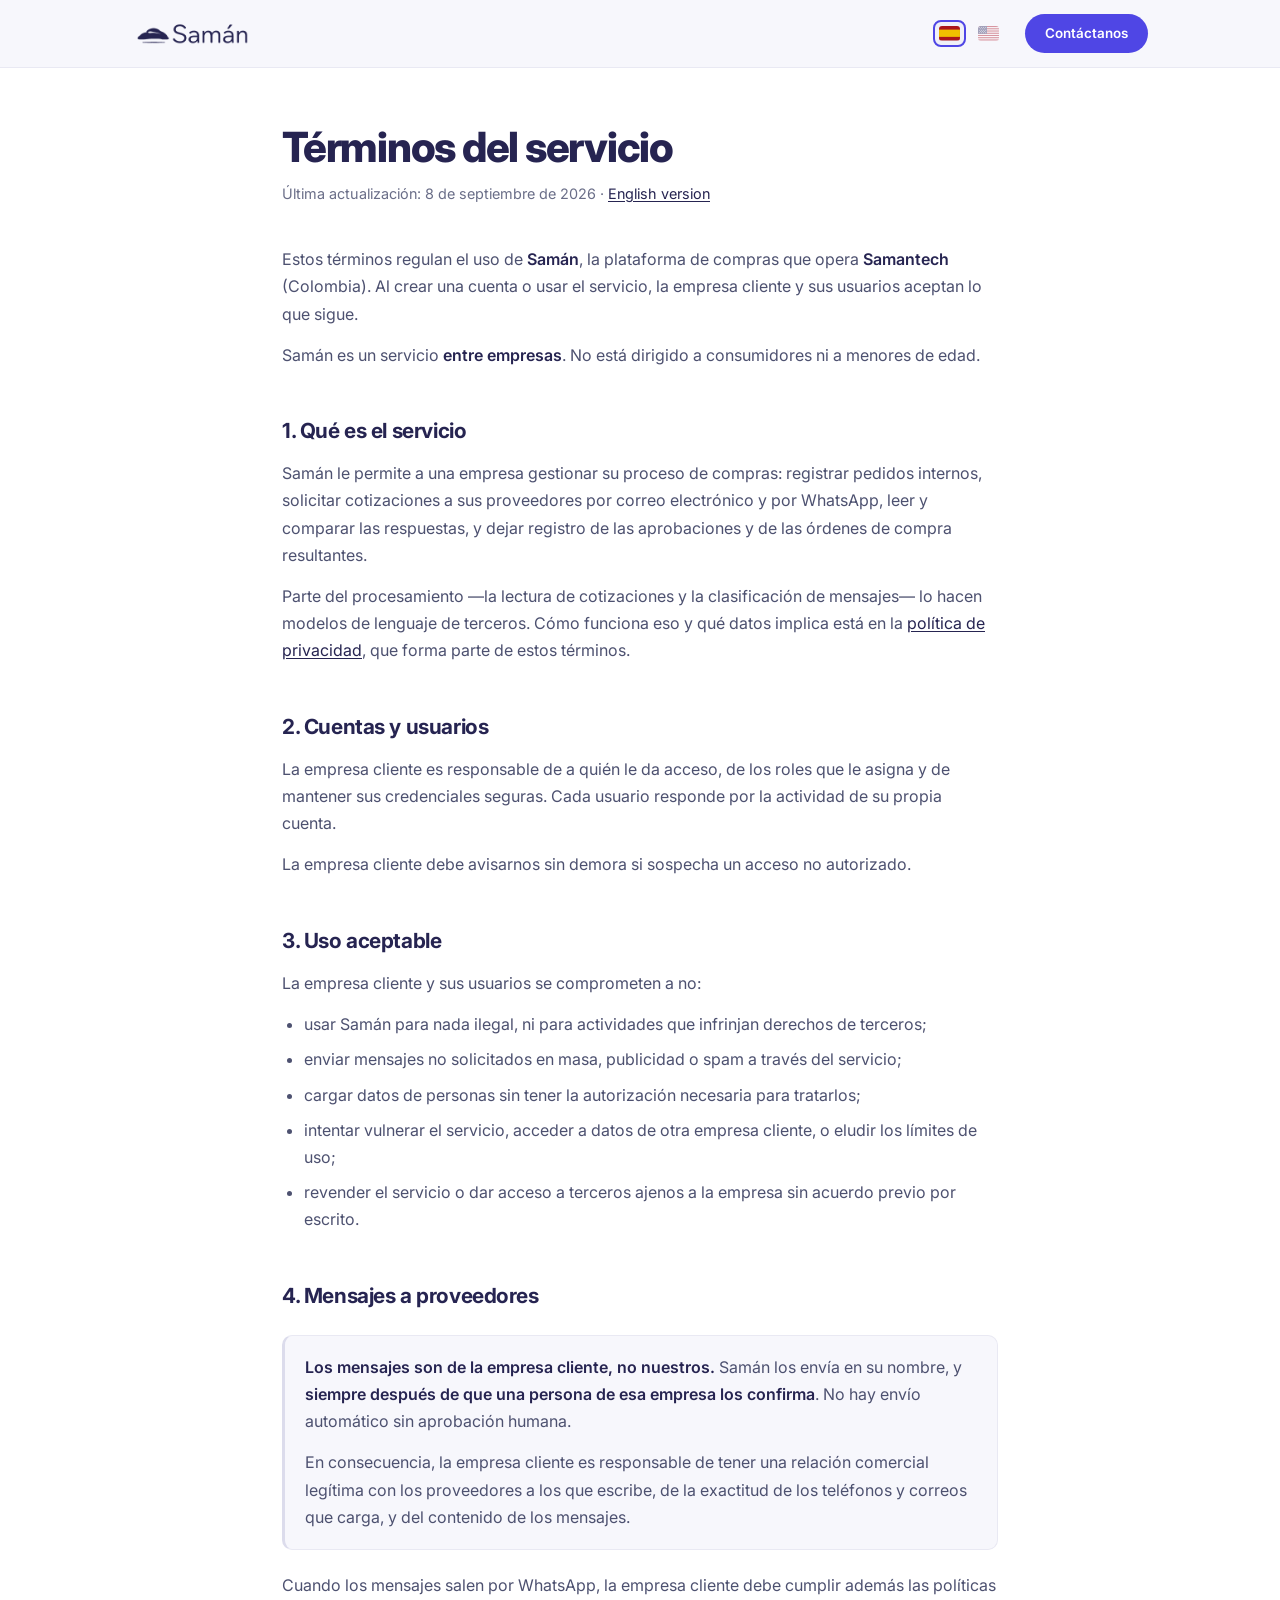
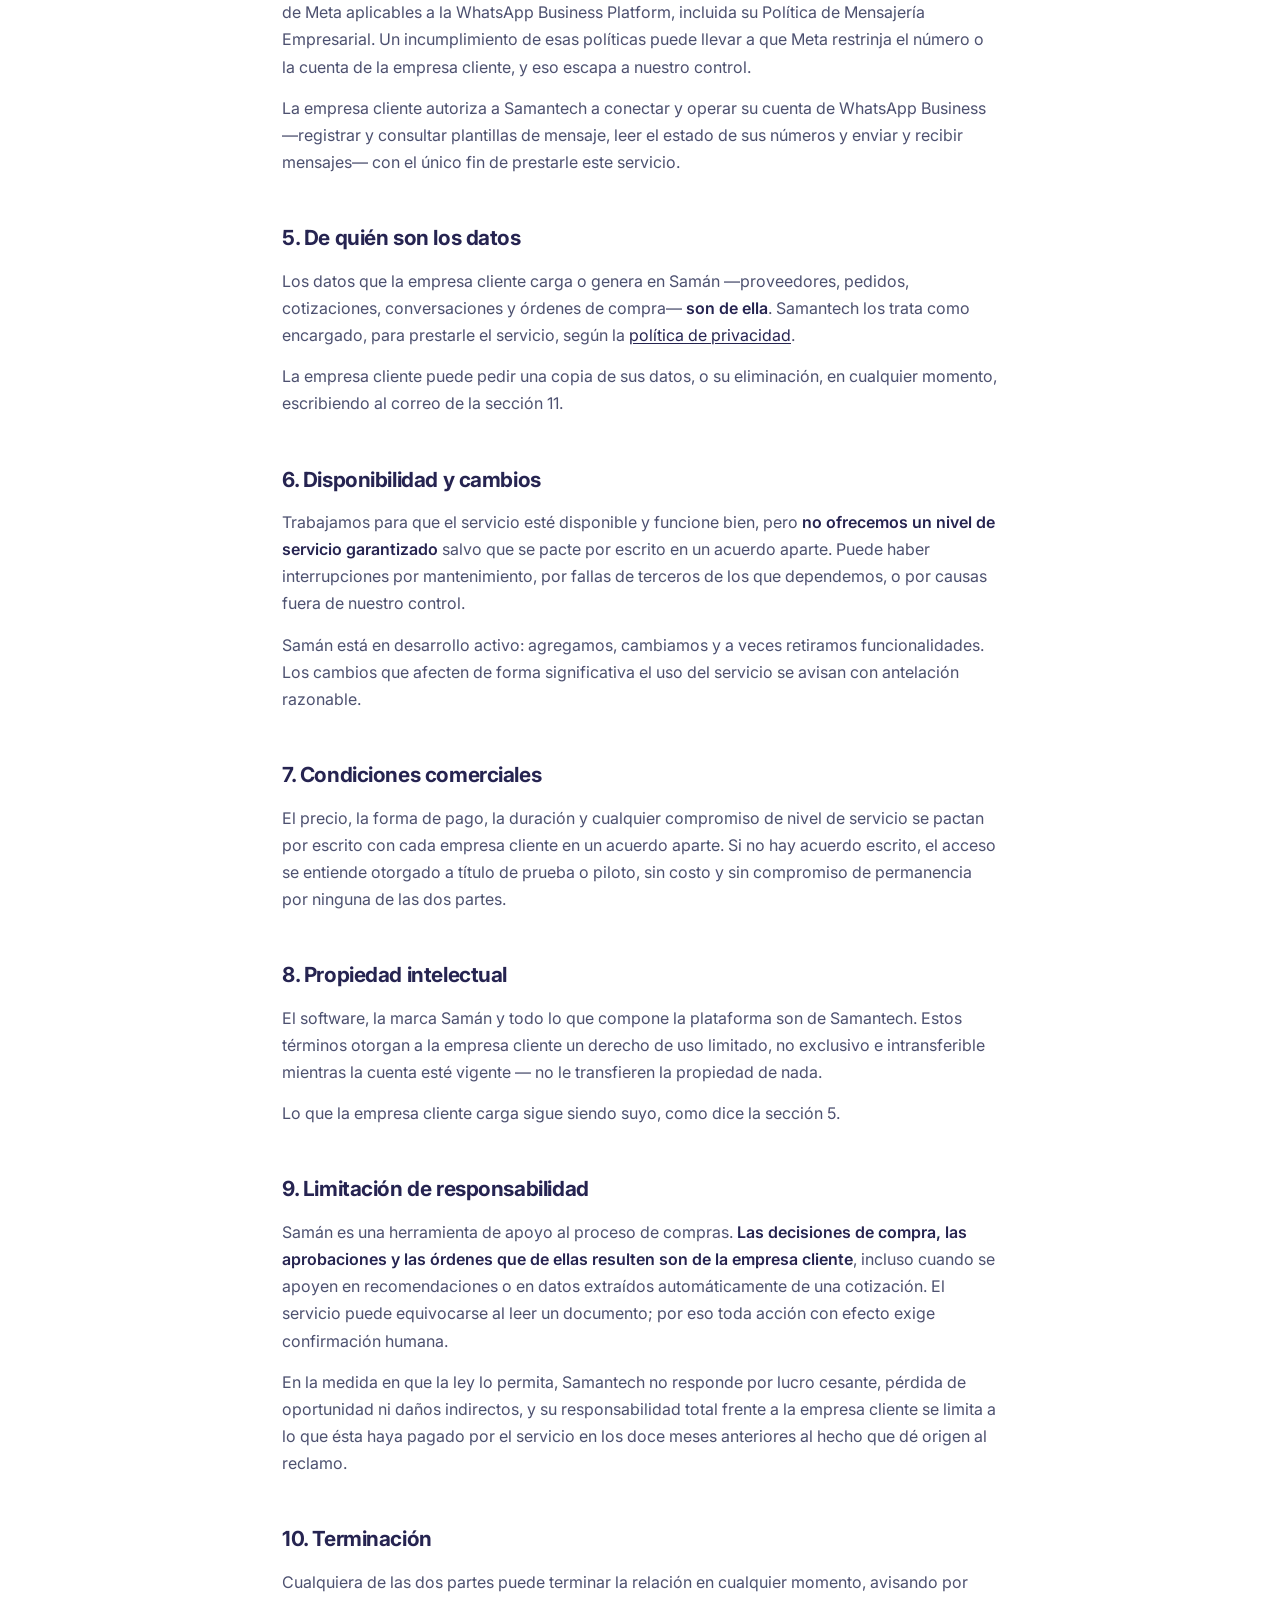
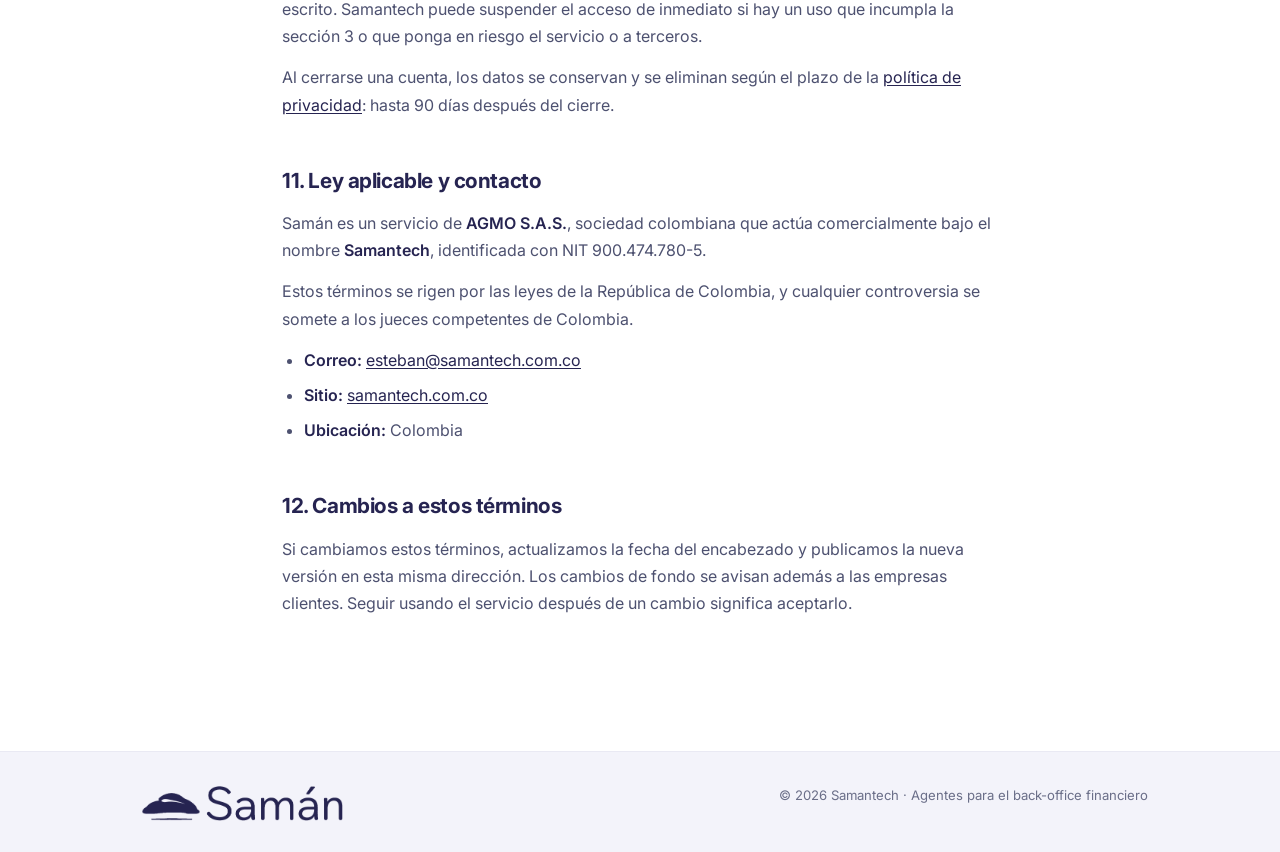
<file: terminos.html>
<!DOCTYPE html>
<html lang="es">
<head>
  <meta charset="UTF-8" />
  <meta name="viewport" content="width=device-width, initial-scale=1.0" />
  <title>Términos del servicio — Samán</title>
  <meta name="description" content="Las condiciones bajo las que Samantech presta el servicio de Samán a las empresas que lo contratan." />
  <meta property="og:type" content="website" />
  <meta property="og:site_name" content="Samán" />
  <meta property="og:locale" content="es_LA" />
  <meta property="og:url" content="https://samantech.com.co/terminos" />
  <meta property="og:title" content="Términos del servicio — Samán" />
  <meta property="og:description" content="Las condiciones bajo las que Samantech presta el servicio de Samán a las empresas que lo contratan." />
  <meta property="og:image" content="https://samantech.com.co/assets/images/og-saman.png" />
  <meta property="og:image:width" content="1200" />
  <meta property="og:image:height" content="630" />
  <meta name="twitter:card" content="summary_large_image" />
  <meta name="twitter:title" content="Términos del servicio — Samán" />
  <meta name="twitter:description" content="Las condiciones bajo las que Samantech presta el servicio de Samán a las empresas que lo contratan." />
  <meta name="twitter:image" content="https://samantech.com.co/assets/images/og-saman.png" />
  <link rel="alternate" hreflang="es" href="https://samantech.com.co/terminos" />
  <link rel="alternate" hreflang="en" href="https://samantech.com.co/terms" />
  <link rel="preconnect" href="https://fonts.googleapis.com" />
  <link rel="preconnect" href="https://fonts.gstatic.com" crossorigin />
  <link href="https://fonts.googleapis.com/css2?family=Inter:wght@400;500;600;700;800&display=swap" rel="stylesheet" />
  <style>
    *, *::before, *::after { box-sizing: border-box; margin: 0; padding: 0; }
    /* Paleta compartida con la app (design-system.md — "SaaS Pulido").
       Púrpura = solo controles que ejecutan algo; el resto es pizarra. */
    :root {
      --action:      #4f46e5;
      --action-hover:#4338ca;
      --navy:        #262451;
      --text:        #262451;
      --ink:         #4d5170;
      --muted:       #6a6e88;
      --border:      #e9e9f3;
      --border2:     #dcdcec;
      --surface:     #f7f7fc;
      --sel-bg:      #f0f0f8;
    }
    body {
      font-family: 'Inter', system-ui, sans-serif;
      color: var(--ink);
      background: #fff;
      line-height: 1.7;
      -webkit-font-smoothing: antialiased;
    }
    .wrap {
      width: 100%;
      max-width: 780px;
      margin-inline: auto;
      padding-inline: 32px;
    }
    nav {
      background: var(--surface);
      border-bottom: 1px solid var(--border);
    }
    .nav-inner {
      display: flex;
      align-items: center;
      justify-content: space-between;
      padding-block: 14px;
      max-width: 1080px;
      margin-inline: auto;
      padding-inline: 32px;
    }
    .nav-inner a { text-decoration: none; }
    .nav-inner img { height: 24px; display: block; }
    .nav-right {
      display: flex;
      align-items: center;
      gap: 20px;
    }
    .lang-toggle {
      display: flex;
      align-items: center;
      gap: 6px;
    }
    .lang-btn {
      display: inline-flex;
      padding: 4px;
      border: 2px solid transparent;
      border-radius: 8px;
      background: none;
      cursor: pointer;
      opacity: 0.45;
      transition: opacity .2s ease, border-color .2s ease;
      line-height: 0;
    }
    .lang-btn svg { border-radius: 3px; display: block; width: 21px; height: 14.5px; }
    .lang-btn:hover { opacity: 0.8; background: var(--sel-bg); }
    .lang-btn.active {
      opacity: 1;
      background: var(--sel-bg);
      border-color: var(--action);
    }
    .btn {
      display: inline-flex;
      align-items: center;
      padding: 8px 20px;
      border-radius: 999px;
      background: var(--action);
      color: #fff;
      font-weight: 600;
      font-size: 0.84rem;
      text-decoration: none;
      transition: background .2s ease;
    }
    .btn:hover { background: var(--action-hover); }

    main { padding-block: 56px 80px; }
    .doc-head { margin-bottom: 40px; }
    h1 {
      font-size: clamp(1.9rem, 4.5vw, 2.6rem);
      font-weight: 800;
      line-height: 1.15;
      letter-spacing: -0.03em;
      color: var(--text);
      margin-bottom: 10px;
    }
    .updated { color: var(--muted); font-size: 0.9rem; }
    h2 {
      font-size: 1.3rem;
      font-weight: 700;
      letter-spacing: -0.02em;
      color: var(--text);
      margin-top: 44px;
      margin-bottom: 12px;
    }
    h3 {
      font-size: 1rem;
      font-weight: 600;
      color: var(--text);
      margin-top: 26px;
      margin-bottom: 6px;
    }
    p { margin-bottom: 14px; }
    ul { margin: 0 0 16px 22px; }
    li { margin-bottom: 8px; }
    a { color: var(--text); text-decoration: underline; text-underline-offset: 2px; }
    a:hover { color: var(--action); }
    strong { color: var(--text); font-weight: 600; }

    .callout {
      background: var(--surface);
      border: 1px solid var(--border);
      border-left: 3px solid var(--border2);
      border-radius: 10px;
      padding: 18px 20px;
      margin: 22px 0;
    }
    .callout p:last-child { margin-bottom: 0; }

    footer {
      background: #f3f3fa;
      border-top: 1px solid var(--border);
      padding: 28px 0;
      margin-top: 40px;
    }
    .footer-inner {
      display: flex;
      align-items: center;
      justify-content: space-between;
      flex-wrap: wrap;
      gap: 12px;
      max-width: 1080px;
      margin-inline: auto;
      padding-inline: 32px;
    }
    .footer-inner a { text-decoration: none; }
    .footer-inner img { height: 44px; display: block; }
    .footer-copy { color: var(--muted); font-size: 0.82rem; }

    @media (max-width: 600px) {
      .wrap, .nav-inner, .footer-inner { padding-inline: 22px; }
      .nav-right { gap: 12px; }
      main { padding-block: 36px 56px; }
    }
  </style>
</head>
<body>

  <nav>
    <div class="nav-inner">
      <a href="index.html"><img src="assets/images/logo-saman.png" alt="Samán" /></a>
      <div class="nav-right">
        <div class="lang-toggle">
          <!-- Cada bandera navega a la otra versión del documento y deja el
               idioma en localStorage, la misma clave que usan index y contact. -->
          <a class="lang-btn active" href="terminos.html" onclick="rememberLang('es')" aria-label="Español" title="Español" aria-current="page">
            <!-- Spain flag -->
            <svg width="26" height="18" viewBox="0 0 26 18" xmlns="http://www.w3.org/2000/svg">
              <rect width="26" height="18" fill="#AA151B"/>
              <rect y="4.5" width="26" height="9" fill="#F1BF00"/>
            </svg>
          </a>
          <a class="lang-btn" href="terms.html" onclick="rememberLang('en')" aria-label="English" title="English">
            <!-- US flag -->
            <svg width="26" height="18" viewBox="0 0 26 18" xmlns="http://www.w3.org/2000/svg">
              <rect width="26" height="18" fill="#FFFFFF"/>
              <g fill="#B22234">
                <rect y="0" width="26" height="1.385"/>
                <rect y="2.77" width="26" height="1.385"/>
                <rect y="5.54" width="26" height="1.385"/>
                <rect y="8.31" width="26" height="1.385"/>
                <rect y="11.08" width="26" height="1.385"/>
                <rect y="13.85" width="26" height="1.385"/>
                <rect y="16.62" width="26" height="1.385"/>
              </g>
              <rect width="11" height="9.7" fill="#3C3B6E"/>
              <g fill="#FFFFFF">
                <circle cx="2" cy="1.8" r="0.55"/><circle cx="4.5" cy="1.8" r="0.55"/><circle cx="7" cy="1.8" r="0.55"/><circle cx="9.5" cy="1.8" r="0.55"/>
                <circle cx="3.25" cy="3.5" r="0.55"/><circle cx="5.75" cy="3.5" r="0.55"/><circle cx="8.25" cy="3.5" r="0.55"/>
                <circle cx="2" cy="5.2" r="0.55"/><circle cx="4.5" cy="5.2" r="0.55"/><circle cx="7" cy="5.2" r="0.55"/><circle cx="9.5" cy="5.2" r="0.55"/>
                <circle cx="3.25" cy="6.9" r="0.55"/><circle cx="5.75" cy="6.9" r="0.55"/><circle cx="8.25" cy="6.9" r="0.55"/>
                <circle cx="2" cy="8.4" r="0.55"/><circle cx="4.5" cy="8.4" r="0.55"/><circle cx="7" cy="8.4" r="0.55"/><circle cx="9.5" cy="8.4" r="0.55"/>
              </g>
            </svg>
          </a>
        </div>
        <a href="contact.html" class="btn">Contáctanos</a>
      </div>
    </div>
  </nav>

  <main class="wrap">

    <div class="doc-head">
      <h1>Términos del servicio</h1>
      <p class="updated">Última actualización: 8 de septiembre de 2026 · <a href="terms.html">English version</a></p>
    </div>

    <p>Estos términos regulan el uso de <strong>Samán</strong>, la plataforma de
    compras que opera <strong>Samantech</strong> (Colombia). Al crear una cuenta
    o usar el servicio, la empresa cliente y sus usuarios aceptan lo que sigue.</p>

    <p>Samán es un servicio <strong>entre empresas</strong>. No está dirigido a
    consumidores ni a menores de edad.</p>

    <h2>1. Qué es el servicio</h2>
    <p>Samán le permite a una empresa gestionar su proceso de compras: registrar
    pedidos internos, solicitar cotizaciones a sus proveedores por correo
    electrónico y por WhatsApp, leer y comparar las respuestas, y dejar registro
    de las aprobaciones y de las órdenes de compra resultantes.</p>
    <p>Parte del procesamiento —la lectura de cotizaciones y la clasificación de
    mensajes— lo hacen modelos de lenguaje de terceros. Cómo funciona eso y qué
    datos implica está en la
    <a href="privacidad.html">política de privacidad</a>, que forma parte de
    estos términos.</p>

    <h2>2. Cuentas y usuarios</h2>
    <p>La empresa cliente es responsable de a quién le da acceso, de los roles
    que le asigna y de mantener sus credenciales seguras. Cada usuario responde
    por la actividad de su propia cuenta.</p>
    <p>La empresa cliente debe avisarnos sin demora si sospecha un acceso no
    autorizado.</p>

    <h2>3. Uso aceptable</h2>
    <p>La empresa cliente y sus usuarios se comprometen a no:</p>
    <ul>
      <li>usar Samán para nada ilegal, ni para actividades que infrinjan derechos
      de terceros;</li>
      <li>enviar mensajes no solicitados en masa, publicidad o spam a través del
      servicio;</li>
      <li>cargar datos de personas sin tener la autorización necesaria para
      tratarlos;</li>
      <li>intentar vulnerar el servicio, acceder a datos de otra empresa cliente,
      o eludir los límites de uso;</li>
      <li>revender el servicio o dar acceso a terceros ajenos a la empresa sin
      acuerdo previo por escrito.</li>
    </ul>

    <h2>4. Mensajes a proveedores</h2>
    <div class="callout">
      <p><strong>Los mensajes son de la empresa cliente, no nuestros.</strong>
      Samán los envía en su nombre, y <strong>siempre después de que una persona
      de esa empresa los confirma</strong>. No hay envío automático sin
      aprobación humana.</p>
      <p>En consecuencia, la empresa cliente es responsable de tener una relación
      comercial legítima con los proveedores a los que escribe, de la exactitud
      de los teléfonos y correos que carga, y del contenido de los mensajes.</p>
    </div>
    <p>Cuando los mensajes salen por WhatsApp, la empresa cliente debe cumplir
    además las políticas de Meta aplicables a la WhatsApp Business Platform,
    incluida su Política de Mensajería Empresarial. Un incumplimiento de esas
    políticas puede llevar a que Meta restrinja el número o la cuenta de la
    empresa cliente, y eso escapa a nuestro control.</p>
    <p>La empresa cliente autoriza a Samantech a conectar y operar su cuenta de
    WhatsApp Business —registrar y consultar plantillas de mensaje, leer el
    estado de sus números y enviar y recibir mensajes— con el único fin de
    prestarle este servicio.</p>

    <h2>5. De quién son los datos</h2>
    <p>Los datos que la empresa cliente carga o genera en Samán —proveedores,
    pedidos, cotizaciones, conversaciones y órdenes de compra— <strong>son de
    ella</strong>. Samantech los trata como encargado, para prestarle el
    servicio, según la <a href="privacidad.html">política de privacidad</a>.</p>
    <p>La empresa cliente puede pedir una copia de sus datos, o su eliminación,
    en cualquier momento, escribiendo al correo de la sección 11.</p>

    <h2>6. Disponibilidad y cambios</h2>
    <p>Trabajamos para que el servicio esté disponible y funcione bien, pero
    <strong>no ofrecemos un nivel de servicio garantizado</strong> salvo que se
    pacte por escrito en un acuerdo aparte. Puede haber interrupciones por
    mantenimiento, por fallas de terceros de los que dependemos, o por causas
    fuera de nuestro control.</p>
    <p>Samán está en desarrollo activo: agregamos, cambiamos y a veces retiramos
    funcionalidades. Los cambios que afecten de forma significativa el uso del
    servicio se avisan con antelación razonable.</p>

    <h2>7. Condiciones comerciales</h2>
    <p>El precio, la forma de pago, la duración y cualquier compromiso de nivel
    de servicio se pactan por escrito con cada empresa cliente en un acuerdo
    aparte. Si no hay acuerdo escrito, el acceso se entiende otorgado a título de
    prueba o piloto, sin costo y sin compromiso de permanencia por ninguna de las
    dos partes.</p>

    <h2>8. Propiedad intelectual</h2>
    <p>El software, la marca Samán y todo lo que compone la plataforma son de
    Samantech. Estos términos otorgan a la empresa cliente un derecho de uso
    limitado, no exclusivo e intransferible mientras la cuenta esté vigente — no
    le transfieren la propiedad de nada.</p>
    <p>Lo que la empresa cliente carga sigue siendo suyo, como dice la sección 5.</p>

    <h2>9. Limitación de responsabilidad</h2>
    <p>Samán es una herramienta de apoyo al proceso de compras. <strong>Las
    decisiones de compra, las aprobaciones y las órdenes que de ellas resulten
    son de la empresa cliente</strong>, incluso cuando se apoyen en
    recomendaciones o en datos extraídos automáticamente de una cotización. El
    servicio puede equivocarse al leer un documento; por eso toda acción con
    efecto exige confirmación humana.</p>
    <p>En la medida en que la ley lo permita, Samantech no responde por lucro
    cesante, pérdida de oportunidad ni daños indirectos, y su responsabilidad
    total frente a la empresa cliente se limita a lo que ésta haya pagado por el
    servicio en los doce meses anteriores al hecho que dé origen al reclamo.</p>

    <h2>10. Terminación</h2>
    <p>Cualquiera de las dos partes puede terminar la relación en cualquier
    momento, avisando por escrito. Samantech puede suspender el acceso de
    inmediato si hay un uso que incumpla la sección 3 o que ponga en riesgo el
    servicio o a terceros.</p>
    <p>Al cerrarse una cuenta, los datos se conservan y se eliminan según el
    plazo de la <a href="privacidad.html#borrado">política de privacidad</a>:
    hasta 90 días después del cierre.</p>

    <h2>11. Ley aplicable y contacto</h2>
    <p>Samán es un servicio de <strong>AGMO S.A.S.</strong>, sociedad colombiana
    que actúa comercialmente bajo el nombre <strong>Samantech</strong>,
    identificada con NIT 900.474.780-5.</p>

    <p>Estos términos se rigen por las leyes de la República de Colombia, y
    cualquier controversia se somete a los jueces competentes de Colombia.</p>
    <ul>
      <li><strong>Correo:</strong> <a href="mailto:esteban@samantech.com.co">esteban@samantech.com.co</a></li>
      <li><strong>Sitio:</strong> <a href="https://samantech.com.co">samantech.com.co</a></li>
      <li><strong>Ubicación:</strong> Colombia</li>
    </ul>

    <h2>12. Cambios a estos términos</h2>
    <p>Si cambiamos estos términos, actualizamos la fecha del encabezado y
    publicamos la nueva versión en esta misma dirección. Los cambios de fondo se
    avisan además a las empresas clientes. Seguir usando el servicio después de
    un cambio significa aceptarlo.</p>

  </main>

  <footer>
    <div class="footer-inner">
      <a href="index.html"><img src="assets/images/logo-saman.png" alt="Samán" /></a>
      <p class="footer-copy">© 2026 Samantech · Agentes para el back-office financiero</p>
    </div>
  </footer>

  <script>
    /* Guarda el idioma en la misma clave que usan index.html y contact.html,
       para que la elección hecha aquí se mantenga al navegar al resto del sitio. */
    function rememberLang(lang) {
      try { localStorage.setItem('saman-lang', lang); } catch (e) {}
    }
  </script>

</body>
</html>
</file>
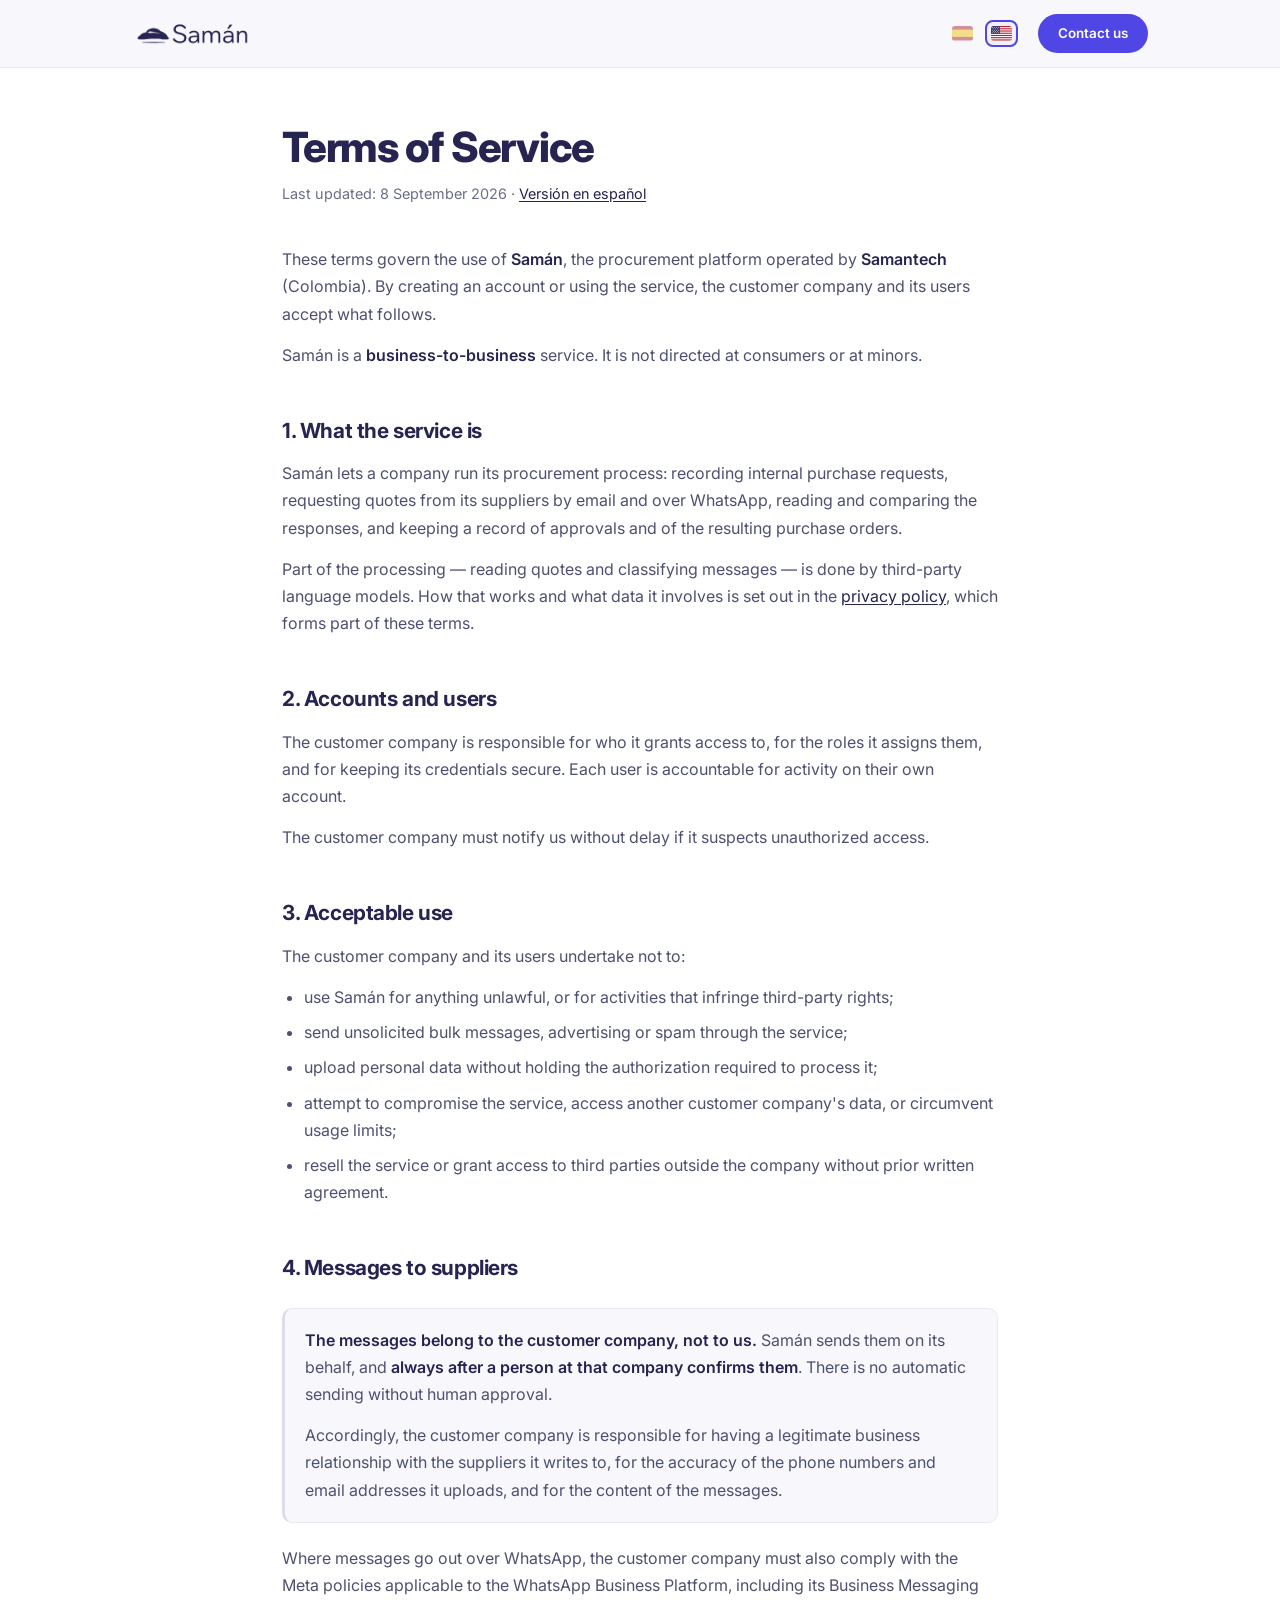
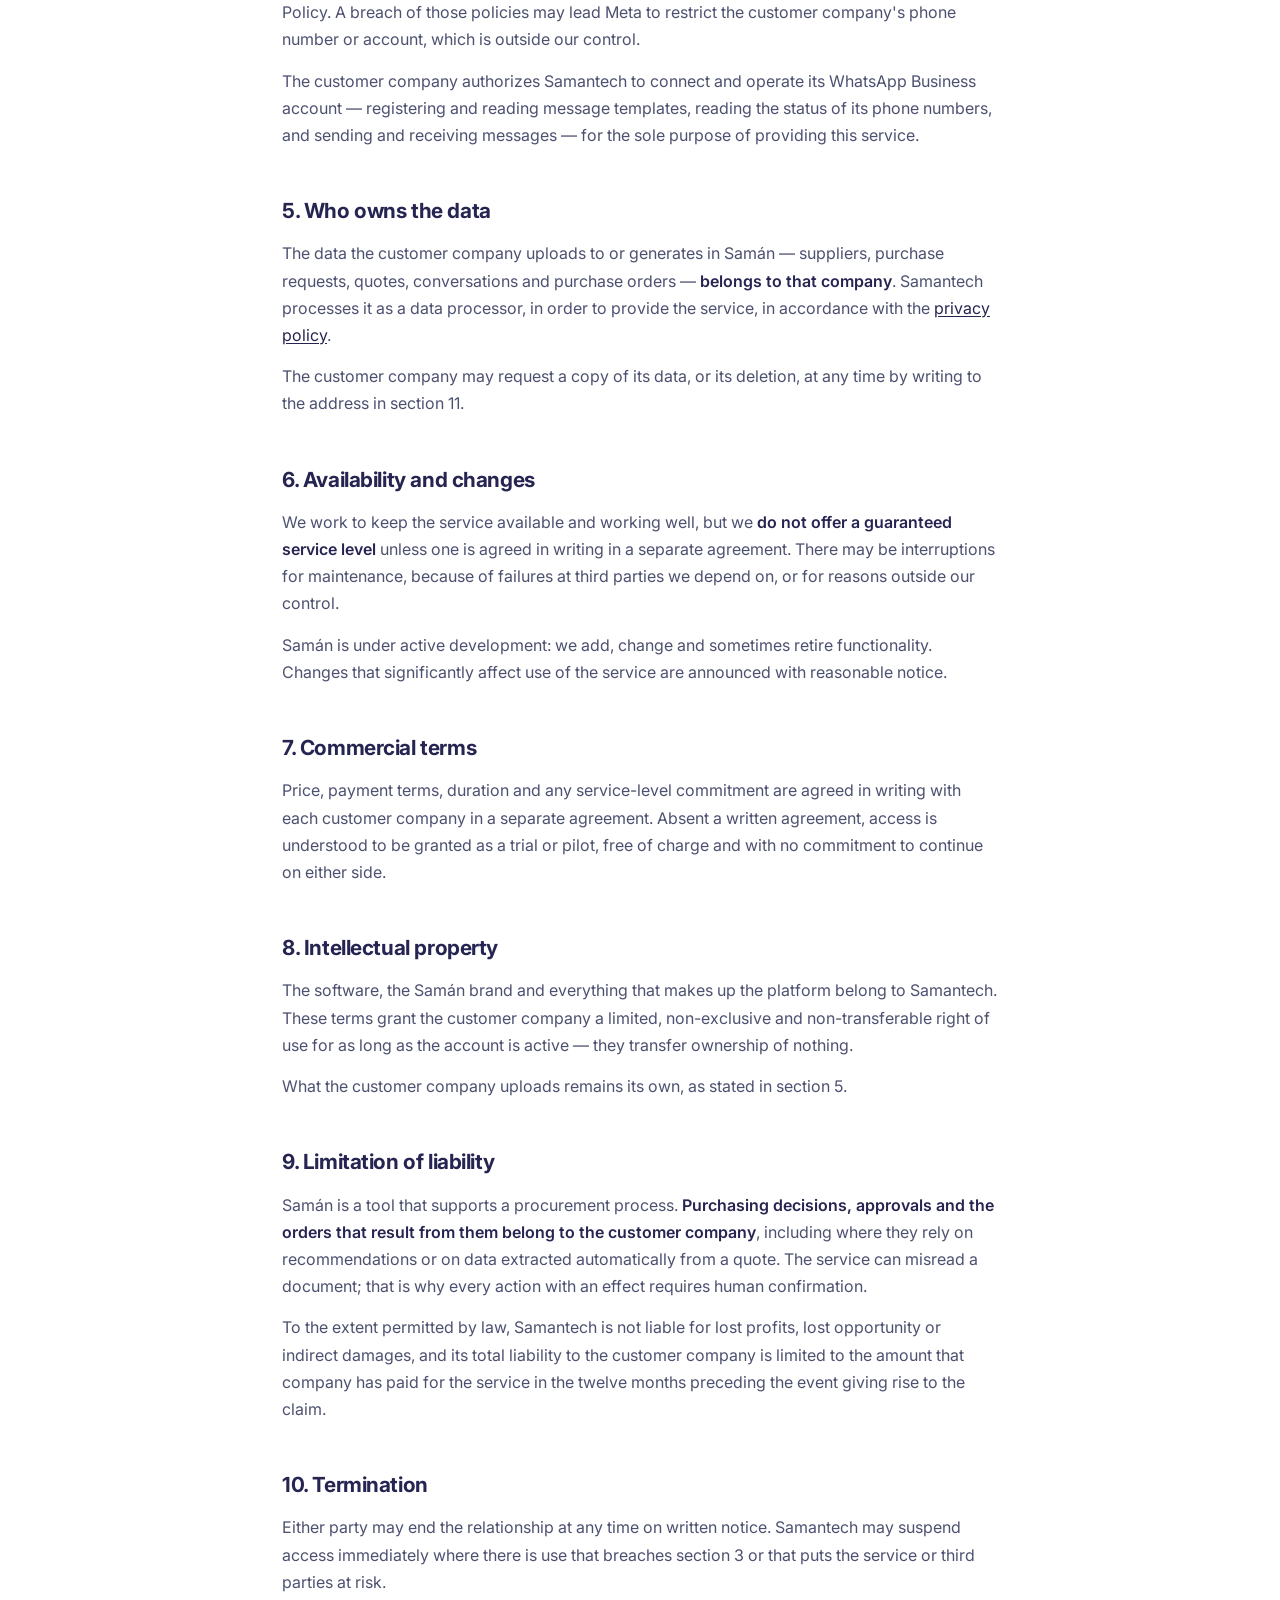
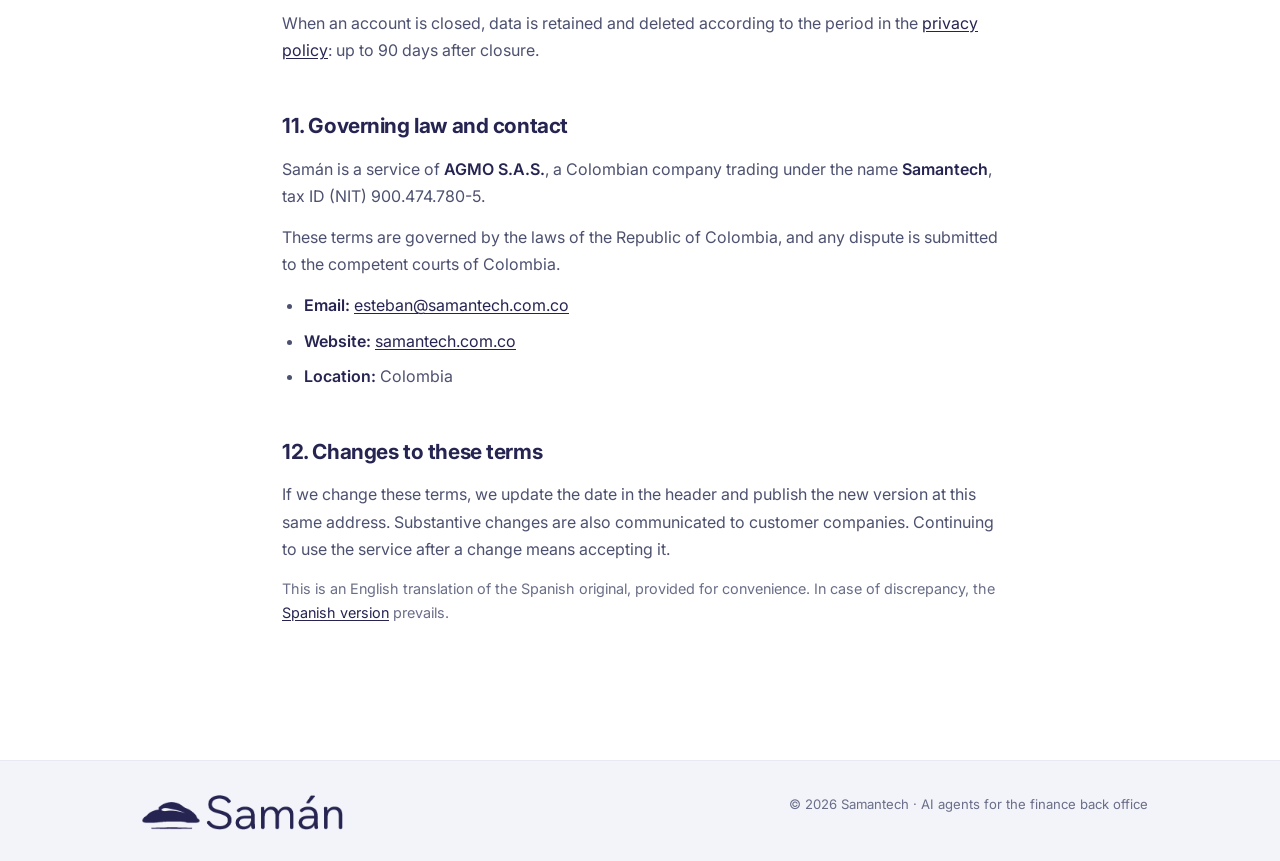
<file: terms.html>
<!DOCTYPE html>
<html lang="en">
<head>
  <meta charset="UTF-8" />
  <meta name="viewport" content="width=device-width, initial-scale=1.0" />
  <title>Terms of Service — Samán</title>
  <meta name="description" content="The terms under which Samantech provides the Samán service to the companies that contract it." />
  <meta property="og:type" content="website" />
  <meta property="og:site_name" content="Samán" />
  <meta property="og:locale" content="en_US" />
  <meta property="og:url" content="https://samantech.com.co/terms" />
  <meta property="og:title" content="Terms of Service — Samán" />
  <meta property="og:description" content="The terms under which Samantech provides the Samán service to the companies that contract it." />
  <meta property="og:image" content="https://samantech.com.co/assets/images/og-saman.png" />
  <meta property="og:image:width" content="1200" />
  <meta property="og:image:height" content="630" />
  <meta name="twitter:card" content="summary_large_image" />
  <meta name="twitter:title" content="Terms of Service — Samán" />
  <meta name="twitter:description" content="The terms under which Samantech provides the Samán service to the companies that contract it." />
  <meta name="twitter:image" content="https://samantech.com.co/assets/images/og-saman.png" />
  <link rel="alternate" hreflang="es" href="https://samantech.com.co/terminos" />
  <link rel="alternate" hreflang="en" href="https://samantech.com.co/terms" />
  <link rel="preconnect" href="https://fonts.googleapis.com" />
  <link rel="preconnect" href="https://fonts.gstatic.com" crossorigin />
  <link href="https://fonts.googleapis.com/css2?family=Inter:wght@400;500;600;700;800&display=swap" rel="stylesheet" />
  <style>
    *, *::before, *::after { box-sizing: border-box; margin: 0; padding: 0; }
    /* Paleta compartida con la app (design-system.md — "SaaS Pulido").
       Púrpura = solo controles que ejecutan algo; el resto es pizarra. */
    :root {
      --action:      #4f46e5;
      --action-hover:#4338ca;
      --navy:        #262451;
      --text:        #262451;
      --ink:         #4d5170;
      --muted:       #6a6e88;
      --border:      #e9e9f3;
      --border2:     #dcdcec;
      --surface:     #f7f7fc;
      --sel-bg:      #f0f0f8;
    }
    body {
      font-family: 'Inter', system-ui, sans-serif;
      color: var(--ink);
      background: #fff;
      line-height: 1.7;
      -webkit-font-smoothing: antialiased;
    }
    .wrap {
      width: 100%;
      max-width: 780px;
      margin-inline: auto;
      padding-inline: 32px;
    }
    nav {
      background: var(--surface);
      border-bottom: 1px solid var(--border);
    }
    .nav-inner {
      display: flex;
      align-items: center;
      justify-content: space-between;
      padding-block: 14px;
      max-width: 1080px;
      margin-inline: auto;
      padding-inline: 32px;
    }
    .nav-inner a { text-decoration: none; }
    .nav-inner img { height: 24px; display: block; }
    .nav-right {
      display: flex;
      align-items: center;
      gap: 20px;
    }
    .lang-toggle {
      display: flex;
      align-items: center;
      gap: 6px;
    }
    .lang-btn {
      display: inline-flex;
      padding: 4px;
      border: 2px solid transparent;
      border-radius: 8px;
      background: none;
      cursor: pointer;
      opacity: 0.45;
      transition: opacity .2s ease, border-color .2s ease;
      line-height: 0;
    }
    .lang-btn svg { border-radius: 3px; display: block; width: 21px; height: 14.5px; }
    .lang-btn:hover { opacity: 0.8; background: var(--sel-bg); }
    .lang-btn.active {
      opacity: 1;
      background: var(--sel-bg);
      border-color: var(--action);
    }
    .btn {
      display: inline-flex;
      align-items: center;
      padding: 8px 20px;
      border-radius: 999px;
      background: var(--action);
      color: #fff;
      font-weight: 600;
      font-size: 0.84rem;
      text-decoration: none;
      transition: background .2s ease;
    }
    .btn:hover { background: var(--action-hover); }

    main { padding-block: 56px 80px; }
    .doc-head { margin-bottom: 40px; }
    h1 {
      font-size: clamp(1.9rem, 4.5vw, 2.6rem);
      font-weight: 800;
      line-height: 1.15;
      letter-spacing: -0.03em;
      color: var(--text);
      margin-bottom: 10px;
    }
    .updated { color: var(--muted); font-size: 0.9rem; }
    h2 {
      font-size: 1.3rem;
      font-weight: 700;
      letter-spacing: -0.02em;
      color: var(--text);
      margin-top: 44px;
      margin-bottom: 12px;
    }
    h3 {
      font-size: 1rem;
      font-weight: 600;
      color: var(--text);
      margin-top: 26px;
      margin-bottom: 6px;
    }
    p { margin-bottom: 14px; }
    ul { margin: 0 0 16px 22px; }
    li { margin-bottom: 8px; }
    a { color: var(--text); text-decoration: underline; text-underline-offset: 2px; }
    a:hover { color: var(--action); }
    strong { color: var(--text); font-weight: 600; }

    .callout {
      background: var(--surface);
      border: 1px solid var(--border);
      border-left: 3px solid var(--border2);
      border-radius: 10px;
      padding: 18px 20px;
      margin: 22px 0;
    }
    .callout p:last-child { margin-bottom: 0; }

    footer {
      background: #f3f3fa;
      border-top: 1px solid var(--border);
      padding: 28px 0;
      margin-top: 40px;
    }
    .footer-inner {
      display: flex;
      align-items: center;
      justify-content: space-between;
      flex-wrap: wrap;
      gap: 12px;
      max-width: 1080px;
      margin-inline: auto;
      padding-inline: 32px;
    }
    .footer-inner a { text-decoration: none; }
    .footer-inner img { height: 44px; display: block; }
    .footer-copy { color: var(--muted); font-size: 0.82rem; }

    @media (max-width: 600px) {
      .wrap, .nav-inner, .footer-inner { padding-inline: 22px; }
      .nav-right { gap: 12px; }
      main { padding-block: 36px 56px; }
    }
  </style>
</head>
<body>

  <nav>
    <div class="nav-inner">
      <a href="index.html"><img src="assets/images/logo-saman.png" alt="Samán" /></a>
      <div class="nav-right">
        <div class="lang-toggle">
          <!-- Cada bandera navega a la otra versión del documento y deja el
               idioma en localStorage, la misma clave que usan index y contact. -->
          <a class="lang-btn" href="terminos.html" onclick="rememberLang('es')" aria-label="Español" title="Español">
            <!-- Spain flag -->
            <svg width="26" height="18" viewBox="0 0 26 18" xmlns="http://www.w3.org/2000/svg">
              <rect width="26" height="18" fill="#AA151B"/>
              <rect y="4.5" width="26" height="9" fill="#F1BF00"/>
            </svg>
          </a>
          <a class="lang-btn active" href="terms.html" onclick="rememberLang('en')" aria-label="English" title="English" aria-current="page">
            <!-- US flag -->
            <svg width="26" height="18" viewBox="0 0 26 18" xmlns="http://www.w3.org/2000/svg">
              <rect width="26" height="18" fill="#FFFFFF"/>
              <g fill="#B22234">
                <rect y="0" width="26" height="1.385"/>
                <rect y="2.77" width="26" height="1.385"/>
                <rect y="5.54" width="26" height="1.385"/>
                <rect y="8.31" width="26" height="1.385"/>
                <rect y="11.08" width="26" height="1.385"/>
                <rect y="13.85" width="26" height="1.385"/>
                <rect y="16.62" width="26" height="1.385"/>
              </g>
              <rect width="11" height="9.7" fill="#3C3B6E"/>
              <g fill="#FFFFFF">
                <circle cx="2" cy="1.8" r="0.55"/><circle cx="4.5" cy="1.8" r="0.55"/><circle cx="7" cy="1.8" r="0.55"/><circle cx="9.5" cy="1.8" r="0.55"/>
                <circle cx="3.25" cy="3.5" r="0.55"/><circle cx="5.75" cy="3.5" r="0.55"/><circle cx="8.25" cy="3.5" r="0.55"/>
                <circle cx="2" cy="5.2" r="0.55"/><circle cx="4.5" cy="5.2" r="0.55"/><circle cx="7" cy="5.2" r="0.55"/><circle cx="9.5" cy="5.2" r="0.55"/>
                <circle cx="3.25" cy="6.9" r="0.55"/><circle cx="5.75" cy="6.9" r="0.55"/><circle cx="8.25" cy="6.9" r="0.55"/>
                <circle cx="2" cy="8.4" r="0.55"/><circle cx="4.5" cy="8.4" r="0.55"/><circle cx="7" cy="8.4" r="0.55"/><circle cx="9.5" cy="8.4" r="0.55"/>
              </g>
            </svg>
          </a>
        </div>
        <a href="contact.html" class="btn">Contact us</a>
      </div>
    </div>
  </nav>

  <main class="wrap">

    <div class="doc-head">
      <h1>Terms of Service</h1>
      <p class="updated">Last updated: 8 September 2026 · <a href="terminos.html">Versión en español</a></p>
    </div>

    <p>These terms govern the use of <strong>Samán</strong>, the procurement
    platform operated by <strong>Samantech</strong> (Colombia). By creating an
    account or using the service, the customer company and its users accept what
    follows.</p>

    <p>Samán is a <strong>business-to-business</strong> service. It is not
    directed at consumers or at minors.</p>

    <h2>1. What the service is</h2>
    <p>Samán lets a company run its procurement process: recording internal
    purchase requests, requesting quotes from its suppliers by email and over
    WhatsApp, reading and comparing the responses, and keeping a record of
    approvals and of the resulting purchase orders.</p>
    <p>Part of the processing — reading quotes and classifying messages — is done
    by third-party language models. How that works and what data it involves is
    set out in the <a href="privacy.html">privacy policy</a>, which forms part of
    these terms.</p>

    <h2>2. Accounts and users</h2>
    <p>The customer company is responsible for who it grants access to, for the
    roles it assigns them, and for keeping its credentials secure. Each user is
    accountable for activity on their own account.</p>
    <p>The customer company must notify us without delay if it suspects
    unauthorized access.</p>

    <h2>3. Acceptable use</h2>
    <p>The customer company and its users undertake not to:</p>
    <ul>
      <li>use Samán for anything unlawful, or for activities that infringe
      third-party rights;</li>
      <li>send unsolicited bulk messages, advertising or spam through the
      service;</li>
      <li>upload personal data without holding the authorization required to
      process it;</li>
      <li>attempt to compromise the service, access another customer company's
      data, or circumvent usage limits;</li>
      <li>resell the service or grant access to third parties outside the company
      without prior written agreement.</li>
    </ul>

    <h2>4. Messages to suppliers</h2>
    <div class="callout">
      <p><strong>The messages belong to the customer company, not to us.</strong>
      Samán sends them on its behalf, and <strong>always after a person at that
      company confirms them</strong>. There is no automatic sending without human
      approval.</p>
      <p>Accordingly, the customer company is responsible for having a legitimate
      business relationship with the suppliers it writes to, for the accuracy of
      the phone numbers and email addresses it uploads, and for the content of
      the messages.</p>
    </div>
    <p>Where messages go out over WhatsApp, the customer company must also comply
    with the Meta policies applicable to the WhatsApp Business Platform,
    including its Business Messaging Policy. A breach of those policies may lead
    Meta to restrict the customer company's phone number or account, which is
    outside our control.</p>
    <p>The customer company authorizes Samantech to connect and operate its
    WhatsApp Business account — registering and reading message templates,
    reading the status of its phone numbers, and sending and receiving messages —
    for the sole purpose of providing this service.</p>

    <h2>5. Who owns the data</h2>
    <p>The data the customer company uploads to or generates in Samán —
    suppliers, purchase requests, quotes, conversations and purchase orders —
    <strong>belongs to that company</strong>. Samantech processes it as a data
    processor, in order to provide the service, in accordance with the
    <a href="privacy.html">privacy policy</a>.</p>
    <p>The customer company may request a copy of its data, or its deletion, at
    any time by writing to the address in section 11.</p>

    <h2>6. Availability and changes</h2>
    <p>We work to keep the service available and working well, but we
    <strong>do not offer a guaranteed service level</strong> unless one is agreed
    in writing in a separate agreement. There may be interruptions for
    maintenance, because of failures at third parties we depend on, or for
    reasons outside our control.</p>
    <p>Samán is under active development: we add, change and sometimes retire
    functionality. Changes that significantly affect use of the service are
    announced with reasonable notice.</p>

    <h2>7. Commercial terms</h2>
    <p>Price, payment terms, duration and any service-level commitment are agreed
    in writing with each customer company in a separate agreement. Absent a
    written agreement, access is understood to be granted as a trial or pilot,
    free of charge and with no commitment to continue on either side.</p>

    <h2>8. Intellectual property</h2>
    <p>The software, the Samán brand and everything that makes up the platform
    belong to Samantech. These terms grant the customer company a limited,
    non-exclusive and non-transferable right of use for as long as the account is
    active — they transfer ownership of nothing.</p>
    <p>What the customer company uploads remains its own, as stated in section 5.</p>

    <h2>9. Limitation of liability</h2>
    <p>Samán is a tool that supports a procurement process. <strong>Purchasing
    decisions, approvals and the orders that result from them belong to the
    customer company</strong>, including where they rely on recommendations or on
    data extracted automatically from a quote. The service can misread a
    document; that is why every action with an effect requires human
    confirmation.</p>
    <p>To the extent permitted by law, Samantech is not liable for lost profits,
    lost opportunity or indirect damages, and its total liability to the customer
    company is limited to the amount that company has paid for the service in the
    twelve months preceding the event giving rise to the claim.</p>

    <h2>10. Termination</h2>
    <p>Either party may end the relationship at any time on written notice.
    Samantech may suspend access immediately where there is use that breaches
    section 3 or that puts the service or third parties at risk.</p>
    <p>When an account is closed, data is retained and deleted according to the
    period in the <a href="privacy.html#deletion">privacy policy</a>: up to 90
    days after closure.</p>

    <h2>11. Governing law and contact</h2>
    <p>Samán is a service of <strong>AGMO S.A.S.</strong>, a Colombian company
    trading under the name <strong>Samantech</strong>, tax ID (NIT)
    900.474.780-5.</p>

    <p>These terms are governed by the laws of the Republic of Colombia, and any
    dispute is submitted to the competent courts of Colombia.</p>
    <ul>
      <li><strong>Email:</strong> <a href="mailto:esteban@samantech.com.co">esteban@samantech.com.co</a></li>
      <li><strong>Website:</strong> <a href="https://samantech.com.co">samantech.com.co</a></li>
      <li><strong>Location:</strong> Colombia</li>
    </ul>

    <h2>12. Changes to these terms</h2>
    <p>If we change these terms, we update the date in the header and publish the
    new version at this same address. Substantive changes are also communicated
    to customer companies. Continuing to use the service after a change means
    accepting it.</p>

    <p class="updated">This is an English translation of the Spanish original,
    provided for convenience. In case of discrepancy, the
    <a href="terminos.html">Spanish version</a> prevails.</p>

  </main>

  <footer>
    <div class="footer-inner">
      <a href="index.html"><img src="assets/images/logo-saman.png" alt="Samán" /></a>
      <p class="footer-copy">© 2026 Samantech · AI agents for the finance back office</p>
    </div>
  </footer>

  <script>
    /* Guarda el idioma en la misma clave que usan index.html y contact.html,
       para que la elección hecha aquí se mantenga al navegar al resto del sitio. */
    function rememberLang(lang) {
      try { localStorage.setItem('saman-lang', lang); } catch (e) {}
    }
  </script>

</body>
</html>
</file>
<file: assets/style.css>
/* ─── Reset & base ─────────────────────────────────────────────────── */
*, *::before, *::after { box-sizing: border-box; margin: 0; padding: 0; }

/* Paleta "Tinta índigo" (2026-10): la del design system de la app ("SaaS Pulido")
   con el negro y la pizarra llevados a un índigo muy oscuro.
   Reglas: el púrpura --indigo marca SOLO controles que ejecutan algo;
   los rellenos oscuros usan --navy (índigo tinta), nunca negro. */
:root {
  --navy:       #262451;  /* índigo tinta — rellenos oscuros (hero de contacto, pasos) */
  --indigo:     #4f46e5;  /* púrpura — SOLO acciones */
  --indigo-dark:#4338ca;
  --cyan:       #6a6e88;
  --text:       #262451;
  --body:       #4d5170;
  --muted:      #6a6e88;
  --surface:    #f7f7fc;
  --border:     #e9e9f3;
  --border2:    #dcdcec;
  --blue-light: #f0f0f8;
  --white:      #ffffff;
  --brand:      'Plus Jakarta Sans', 'Inter', system-ui, -apple-system, sans-serif;  /* títulos y logo */
  --radius-sm:  6px;
  --radius:     10px;
  --radius-lg:  16px;
  --shadow-sm:  0 2px 8px rgba(38,36,81,.05);
  --shadow:     0 8px 32px rgba(38,36,81,.08);
  --shadow-lg:  0 24px 64px rgba(38,36,81,.10);
}

html { scroll-behavior: smooth; }

body {
  font-family: 'Inter', system-ui, -apple-system, sans-serif;
  color: var(--body);
  background: var(--white);
  line-height: 1.65;
  -webkit-font-smoothing: antialiased;
}

.container {
  max-width: 1120px;
  margin-inline: auto;
  padding-inline: 28px;
}

/* ─── Typography ───────────────────────────────────────────────────── */
/* Títulos y logo en Plus Jakarta Sans; el texto corrido sigue en Inter. Las páginas que no
   cargan Plus Jakarta (contacto, 404) caen a Inter. */
h1, h2, h3, .founder__name { font-family: var(--brand); }
h1 {
  font-size: clamp(2.2rem, 5.5vw, 3.75rem);
  font-weight: 800;
  line-height: 1.1;
  letter-spacing: -.025em;
  color: var(--text);
}
.contact-hero h1 { color: var(--white); }
h2 {
  font-size: clamp(1.6rem, 3vw, 2.4rem);
  font-weight: 700;
  letter-spacing: -.02em;
  color: var(--text);
}
h3 {
  font-size: 1.05rem;
  font-weight: 600;
  color: var(--text);
}

.section-title { text-align: center; margin-bottom: 10px; }
.section-sub {
  text-align: center;
  color: var(--muted);
  font-size: 1.05rem;
  max-width: 560px;
  margin-inline: auto;
  margin-bottom: 60px;
}

/* ─── Buttons ──────────────────────────────────────────────────────── */
.btn {
  display: inline-flex;
  align-items: center;
  gap: 6px;
  padding: 11px 24px;
  border-radius: 999px;
  font-family: inherit;
  font-weight: 600;
  font-size: .9rem;
  text-decoration: none;
  cursor: pointer;
  transition: box-shadow .2s, transform .15s, background .15s;
  border: 1.5px solid transparent;
  white-space: nowrap;
}
.btn:hover  { transform: translateY(-1px); }
.btn:active { transform: translateY(0); }

.btn--primary {
  background: var(--indigo);
  color: var(--white);
  box-shadow: 0 4px 16px rgba(79,70,229,.25);
}
.btn--primary:hover {
  background: var(--indigo-dark);
  box-shadow: 0 6px 20px rgba(79,70,229,.32);
}

.btn--ghost {
  background: transparent;
  color: rgba(255,255,255,.85);
  border-color: rgba(255,255,255,.3);
}
.btn--ghost:hover {
  background: rgba(255,255,255,.08);
  border-color: rgba(255,255,255,.6);
  color: var(--white);
}

.btn--light {
  background: var(--white);
  color: var(--text);
  border-color: var(--border2);
  box-shadow: var(--shadow-sm);
}
.btn--light:hover { box-shadow: var(--shadow); }

.btn--sm  { padding: 7px 16px; font-size: .82rem; }
.btn--lg  { padding: 14px 32px; font-size: 1rem; }

/* ─── Nav ──────────────────────────────────────────────────────────── */
.nav {
  position: sticky;
  top: 0;
  z-index: 100;
  background: rgba(255,255,255,.9);
  backdrop-filter: blur(12px);
  border-bottom: 1px solid var(--border);
}
.nav__inner {
  display: flex;
  align-items: center;
  justify-content: space-between;
  padding-block: 16px;
}
.nav__logo {
  font-size: 1.3rem;
  font-weight: 800;
  color: var(--text);
  letter-spacing: -.04em;
  text-decoration: none;
}
.nav__logo-img {
  height: 45px;
  width: auto;
  display: block;
}
/* Logo tipográfico: el árbol (logo-arbol.png) + "Samán" en Plus Jakarta Sans. */
.wordmark {
  display: inline-flex;
  align-items: center;
  gap: .25em;
  font-family: var(--brand);
  font-size: 2.3rem;
  font-weight: 700;
  letter-spacing: -.035em;
  line-height: 1;
  color: var(--text);
  white-space: nowrap;
}
.wordmark img { height: 1.1em; width: auto; display: block; transform: translateY(.02em); }
.footer .nav__logo.wordmark { font-size: 2.4rem; }
.nav__links {
  display: flex;
  align-items: center;
  gap: 32px;
  list-style: none;
}
.nav__links a {
  text-decoration: none;
  color: var(--body);
  font-size: .88rem;
  font-weight: 500;
  transition: color .15s;
}
/* Los enlaces de navegación no son acciones: no llevan púrpura. */
.nav__links a:hover { color: var(--text); }
.nav__links a.btn:hover { color: var(--white); }
.nav__links a.btn--primary { color: var(--white); }

/* Selector de idioma — mismo control que el de index.html (que lo lleva inline
   porque esa página es autocontenida). Cambiar uno implica cambiar el otro. */
.nav__lang { display: flex; align-items: center; }
.lang-toggle {
  display: flex;
  align-items: center;
  gap: 4px;
}
.lang-btn {
  display: inline-flex;
  padding: 5px;
  border: 2px solid transparent;
  border-radius: 8px;
  background: none;
  cursor: pointer;
  opacity: .45;
  transition: opacity .2s ease, border-color .2s ease, background .2s ease;
  line-height: 0;
}
.lang-btn svg { border-radius: 3px; display: block; width: 21px; height: 14.5px; }
.lang-btn:hover { opacity: .8; background: var(--blue-light); }
.lang-btn.active {
  opacity: 1;
  background: var(--blue-light);
  border-color: var(--indigo);
}

/* ─── Hero ─────────────────────────────────────────────────────────── */
.hero {
  position: relative;
  background: var(--white);
  padding: 104px 0 96px;
  overflow: hidden;
  border-bottom: 1px solid var(--border);
}

/* Subtle neutral gradient hint */
.hero::before {
  content: '';
  position: absolute;
  inset: 0;
  background:
    radial-gradient(ellipse 65% 55% at 10% 80%,  rgba(75,78,88,.06) 0%, transparent 60%),
    radial-gradient(ellipse 50% 45% at 85% 15%,  rgba(75,78,88,.04) 0%, transparent 55%);
  pointer-events: none;
}

/* Leaf pattern overlay */
.hero::after {
  content: '';
  position: absolute;
  inset: 0;
  background: url('images/leaf-pattern.svg') center / cover no-repeat;
  pointer-events: none;
}

.hero__inner {
  position: relative;
  z-index: 1;
  display: grid;
  grid-template-columns: 1fr 1fr;
  gap: 64px;
  align-items: center;
}

.badge {
  display: inline-flex;
  align-items: center;
  gap: 6px;
  background: var(--blue-light);
  color: var(--muted);
  border: 1px solid var(--border);
  border-radius: 999px;
  padding: 5px 14px;
  font-size: .75rem;
  font-weight: 600;
  letter-spacing: .06em;
  text-transform: uppercase;
  margin-bottom: 22px;
}

.hero__sub {
  color: var(--body);
  font-size: 1.1rem;
  line-height: 1.7;
  margin-top: 18px;
  max-width: 500px;
}
.hero__ctas {
  display: flex;
  gap: 12px;
  margin-top: 36px;
  flex-wrap: wrap;
}

/* Override ghost button for light hero */
.hero .btn--ghost {
  color: var(--text);
  border-color: var(--border2);
}
.hero .btn--ghost:hover {
  background: var(--blue-light);
  border-color: var(--border2);
  color: var(--text);
}

.hero__visual { display: flex; justify-content: center; }
.hero__screenshot-frame {
  width: 100%;
  max-width: 500px;
}

.hero__screenshot-frame img { width: 100%; display: block; filter: drop-shadow(0 16px 40px rgba(38,36,81,.14)); }
.hero__screenshot-placeholder {
  display: none;
  height: 280px;
  align-items: center;
  justify-content: center;
  text-align: center;
  color: var(--muted);
  font-size: .85rem;
  padding: 20px;
}

/* ─── Value props ──────────────────────────────────────────────────── */
.value-props { background: var(--white); }

.vp-row { padding: 96px 0; border-bottom: 1px solid var(--border); }
.vp-row--alt { background: var(--surface); }

.vp-row__inner {
  display: grid;
  grid-template-columns: 1fr 1fr;
  gap: 72px;
  align-items: center;
}
.vp-row__inner--reverse { direction: rtl; }
.vp-row__inner--reverse > * { direction: ltr; }

.value-prop__number {
  font-size: .75rem;
  font-weight: 700;
  letter-spacing: .12em;
  color: var(--muted);
  text-transform: uppercase;
  margin-bottom: 16px;
}

.vp-row__text h2 {
  font-size: clamp(1.6rem, 3vw, 2.2rem);
  font-weight: 700;
  color: var(--text);
  margin-bottom: 16px;
  letter-spacing: -.025em;
}

.vp-row__text p {
  color: var(--muted);
  font-size: 1.05rem;
  line-height: 1.75;
}

.vp-row__image { display: flex; align-items: center; justify-content: center; }
.vp-row__image img { width: 100%; max-width: 480px; height: auto; filter: drop-shadow(0 16px 40px rgba(38,36,81,.10)); }

.vp-placeholder {
  width: 100%;
  aspect-ratio: 4 / 3;
  background: var(--blue-light);
  border: 2px dashed var(--border2);
  border-radius: var(--radius-lg);
  display: flex;
  align-items: center;
  justify-content: center;
  color: var(--muted);
  font-size: .9rem;
  font-weight: 500;
}

@media (max-width: 768px) {
  .vp-row { padding: 64px 0; }
  .vp-row__inner,
  .vp-row__inner--reverse { grid-template-columns: 1fr; direction: ltr; gap: 40px; }
  .vp-row__image { order: -1; }
}

/* ─── Contact page ─────────────────────────────────────────────────── */
.contact-hero {
  background: var(--navy);
  padding: 72px 0 64px;
  text-align: center;
  position: relative;
  overflow: hidden;
}
.contact-hero::before {
  content: '';
  position: absolute;
  inset: 0;
  background: radial-gradient(ellipse 70% 80% at 50% 50%, rgba(255,255,255,.07), transparent);
  pointer-events: none;
}
.contact-hero::after {
  content: '';
  position: absolute;
  inset: 0;
  background: url('../images/leaf-pattern-light.svg') center / cover no-repeat;
  pointer-events: none;
}
.contact-hero > * { position: relative; z-index: 1; }
.contact-hero h1 {
  font-size: clamp(1.8rem, 4vw, 2.8rem);
  position: relative;
}
.contact-hero p {
  color: rgba(255,255,255,.72);
  margin-top: 12px;
  font-size: 1.05rem;
  position: relative;
}

.contact-body { padding: 72px 0; background: var(--surface); }

.contact-layout {
  display: grid;
  grid-template-columns: 1fr 1.6fr;
  gap: 64px;
  align-items: start;
}

.contact-info h2 { font-size: 1.4rem; margin-bottom: 12px; }
.contact-info p  { color: var(--muted); font-size: .95rem; line-height: 1.7; margin-bottom: 32px; }

.contact-detail {
  display: flex;
  flex-direction: column;
  gap: 16px;
}
.contact-detail-item {
  display: flex;
  align-items: center;
  gap: 12px;
  font-size: .9rem;
  color: var(--body);
}
.contact-detail-item span:first-child {
  width: 36px;
  height: 36px;
  border-radius: 8px;
  background: var(--blue-light);
  border: 1px solid var(--border);
  display: flex;
  align-items: center;
  justify-content: center;
  font-size: 1rem;
  flex-shrink: 0;
}

.contact-form-card {
  background: var(--white);
  border: 1px solid var(--border);
  border-radius: var(--radius-lg);
  padding: 40px;
  box-shadow: var(--shadow);
}

.form-row {
  display: grid;
  grid-template-columns: 1fr 1fr;
  gap: 16px;
}

.form-group {
  display: flex;
  flex-direction: column;
  gap: 6px;
  margin-bottom: 20px;
}
.form-group:last-of-type { margin-bottom: 0; }

.form-group label {
  font-size: .82rem;
  font-weight: 600;
  color: var(--text);
  letter-spacing: .01em;
}

.form-group input,
.form-group textarea,
.form-group select {
  font-family: inherit;
  font-size: .92rem;
  color: var(--text);
  background: var(--white);
  border: 1.5px solid var(--border2);
  border-radius: var(--radius-sm);
  padding: 10px 14px;
  transition: border-color .15s, box-shadow .15s;
  outline: none;
  width: 100%;
}
/* El foco de un input no es una acción: anillo neutro, no púrpura. */
.form-group input:focus,
.form-group textarea:focus,
.form-group select:focus {
  border-color: var(--navy);
  box-shadow: 0 0 0 3px var(--blue-light);
}
.form-group textarea { resize: vertical; min-height: 120px; }

.form-submit { margin-top: 28px; }
.form-submit .btn { width: 100%; justify-content: center; }

.form-success {
  display: none;
  text-align: center;
  padding: 32px;
  color: var(--text);
}
.form-success .check { font-size: 2.5rem; margin-bottom: 12px; }

@media (max-width: 768px) {
  .contact-layout { grid-template-columns: 1fr; gap: 40px; }
  .form-row { grid-template-columns: 1fr; }
  .contact-form-card { padding: 24px; }
}

/* ─── Steps ────────────────────────────────────────────────────────── */
.steps { background: var(--surface); padding: 104px 0; }

.steps__list {
  list-style: none;
  display: flex;
  flex-direction: column;
  gap: 0;
  position: relative;
  max-width: 680px;
  margin-inline: auto;
}
.steps__list::before {
  content: '';
  position: absolute;
  left: 27px;
  top: 28px;
  bottom: 28px;
  width: 2px;
  background: linear-gradient(to bottom, var(--navy), var(--border));
}

.step {
  display: flex;
  gap: 28px;
  padding-bottom: 44px;
  position: relative;
}
.step:last-child { padding-bottom: 0; }

.step__number {
  flex-shrink: 0;
  width: 56px;
  height: 56px;
  border-radius: 50%;
  background: var(--navy);
  color: var(--white);
  display: flex;
  align-items: center;
  justify-content: center;
  font-weight: 700;
  font-size: 1rem;
  position: relative;
  z-index: 1;
  box-shadow: 0 0 0 6px var(--surface), 0 4px 16px rgba(38,36,81,.12);
}

.step__body { padding-top: 14px; }
.step__body h3 { margin-bottom: 6px; font-size: 1.1rem; }
.step__body p  { color: var(--muted); font-size: .95rem; }

/* ─── Features ─────────────────────────────────────────────────────── */
.features { padding: 104px 0; background: var(--white); }

.features__grid {
  display: grid;
  grid-template-columns: repeat(auto-fit, minmax(310px, 1fr));
  gap: 20px;
}

.feature-card {
  background: var(--white);
  border: 1px solid var(--border);
  border-radius: var(--radius-lg);
  padding: 32px;
  box-shadow: var(--shadow-sm);
  transition: box-shadow .25s, transform .2s;
}
.feature-card:hover {
  transform: translateY(-3px);
  box-shadow: var(--shadow);
}

.feature-card__icon {
  width: 48px;
  height: 48px;
  border-radius: var(--radius);
  background: var(--blue-light);
  border: 1px solid var(--border);
  display: flex;
  align-items: center;
  justify-content: center;
  font-size: 1.4rem;
  margin-bottom: 18px;
}

.feature-card h3 { margin-bottom: 8px; }
.feature-card p  { color: var(--muted); font-size: .93rem; line-height: 1.65; }

/* ─── Tech stack ───────────────────────────────────────────────────── */
.tech {
  background: var(--navy);
  padding: 80px 0;
  position: relative;
  overflow: hidden;
}
.tech::before {
  content: '';
  position: absolute;
  inset: 0;
  background: radial-gradient(ellipse 60% 80% at 50% 50%, rgba(255,255,255,.06), transparent);
  pointer-events: none;
}
.tech .section-title {
  color: var(--white);
  position: relative;
}
.tech .section-sub {
  color: rgba(255,255,255,.55);
  position: relative;
  margin-bottom: 40px;
}

.tech__pills {
  display: flex;
  flex-wrap: wrap;
  justify-content: center;
  gap: 10px;
  position: relative;
}
.pill {
  background: rgba(255,255,255,.08);
  color: rgba(255,255,255,.8);
  border: 1px solid rgba(255,255,255,.14);
  border-radius: 999px;
  padding: 7px 18px;
  font-size: .82rem;
  font-weight: 500;
  letter-spacing: .01em;
  transition: background .15s, border-color .15s;
}
.pill:hover {
  background: rgba(255,255,255,.16);
  border-color: rgba(255,255,255,.28);
  color: var(--white);
}

/* ─── Access CTA ───────────────────────────────────────────────────── */
.access {
  padding: 104px 0;
  background: var(--surface);
  text-align: center;
}
.access__inner h2 {
  margin-bottom: 14px;
  font-size: clamp(1.8rem, 3vw, 2.6rem);
}
.access__inner p {
  color: var(--muted);
  margin-bottom: 40px;
  font-size: 1.05rem;
}
.access__ctas { display: flex; justify-content: center; gap: 14px; flex-wrap: wrap; }
.access .btn--primary { box-shadow: 0 4px 20px rgba(79,70,229,.28); }

/* ─── Footer ───────────────────────────────────────────────────────── */
.footer {
  background: #f3f3fa;
  padding: 32px 0;
  border-top: 1px solid var(--border);
}
.footer__inner {
  display: flex;
  align-items: center;
  justify-content: space-between;
  flex-wrap: wrap;
  gap: 12px;
}
.footer .nav__logo { color: var(--text); font-size: 1.2rem; }
.footer .nav__logo-img { height: 56px; }
.footer__copy { color: var(--muted); font-size: .82rem; }
.footer__legal {
  color: var(--muted);
  text-decoration: none;
  transition: color .2s ease;
}
.footer__legal:hover { color: var(--text); text-decoration: underline; }

/* ─── Responsive ───────────────────────────────────────────────────── */
@media (max-width: 768px) {
  .hero__inner {
    grid-template-columns: 1fr;
    text-align: center;
  }
  .hero__sub  { max-width: 100%; }
  .hero__ctas { justify-content: center; }
  .hero__visual { order: -1; }

  /* En móvil se ocultan los enlaces, pero el selector de idioma y el CTA se quedan. */
  .nav__links li:not(:last-child):not(.nav__lang):not(.nav__keep) { display: none; }
  .nav__links { gap: 14px; }

  .steps__list::before { display: none; }
  .step { gap: 16px; }
}

/* ─── Landing pages (index.html, encuesta2026.html) ────────────────── */
/* Reutilizan .nav, .container, .btn, .steps y .footer de arriba. Lo de aquí
   es solo lo que esas dos páginas necesitan y el resto del sitio no. */
.lp-hero {
  background: var(--surface);
  border-bottom: 1px solid var(--border);
  padding: 72px 0 80px;
}
.lp-hero h1 {
  max-width: 820px;
  margin-bottom: 22px;
}
.lp-hero__sub {
  font-size: 1.15rem;
  line-height: 1.65;
  color: var(--muted);
  max-width: 620px;
  margin-bottom: 36px;
}
.lp-hero__ctas {
  display: flex;
  flex-wrap: wrap;
  align-items: center;
  gap: 14px 28px;
}

.eyebrow {
  display: inline-block;
  font-size: .78rem;
  font-weight: 600;
  letter-spacing: .04em;
  text-transform: uppercase;
  color: var(--muted);
  background: var(--white);
  border: 1px solid var(--border);
  border-radius: 999px;
  padding: 5px 12px;
  margin-bottom: 20px;
}

/* Enlace de texto secundario: subrayado y pizarra, no púrpura. */
.text-link {
  color: var(--text);
  font-weight: 600;
  font-size: .95rem;
  text-decoration: underline;
  text-underline-offset: 3px;
  text-decoration-color: #c7c4f6;
}
.text-link:hover { text-decoration-color: currentColor; }

.lp-section { padding: 88px 0; background: var(--white); }
.lp-section--alt { background: var(--surface); }
.lp-section h2 { margin-bottom: 18px; font-size: clamp(1.5rem, 3vw, 2.1rem); }
.lp-section p { color: var(--muted); font-size: 1.02rem; max-width: 680px; }
.lp-section p + p { margin-top: 14px; }
.lp-section .section-sub { margin-bottom: 44px; }

/* Tarjetas de módulos: la base es .feature-card; el estado va en una etiqueta. */
.module-card { display: flex; flex-direction: column; }
.module-card:hover { transform: none; box-shadow: var(--shadow-sm); }
.module-card h3 { font-size: 1.15rem; }
.module-card .text-link { margin-top: 16px; font-size: .9rem; }
.status {
  align-self: flex-start;
  font-size: .74rem;
  font-weight: 600;
  border-radius: 999px;
  padding: 3px 10px;
  margin-bottom: 16px;
  border: 1px solid var(--border2);
  color: var(--muted);
  background: var(--blue-light);
}
.status--live { color: var(--indigo); background: var(--white); border-color: #c7c4f6; }

.lp-section .steps__list { margin-inline: 0; }
.control-note {
  margin-top: 40px;
  padding: 18px 20px;
  border: 1px solid var(--border);
  border-left: 3px solid var(--navy);
  border-radius: var(--radius);
  background: var(--white);
  color: var(--text) !important;
  font-weight: 500;
}

.founder {
  display: flex;
  gap: 28px;
  align-items: flex-start;
}
.founder__photo {
  flex-shrink: 0;
  width: 112px;
  height: 112px;
  border-radius: 50%;
  object-fit: cover;
  background: var(--blue-light);
  border: 1px solid var(--border);
}
.founder__name { font-size: 1.1rem; font-weight: 700; color: var(--text); margin-bottom: 6px; }

.cta-band { background: #eeedfd; padding: 80px 0; text-align: center; }
.cta-band h2 { color: var(--text); margin-bottom: 28px; font-size: clamp(1.5rem, 3vw, 2.1rem); }

/* Encuesta: un solo botón grande y la letra pequeña que lo acompaña. */
.btn--wa { font-size: 1.05rem; padding: 16px 30px; gap: 10px; }
.btn--wa svg { width: 22px; height: 22px; flex-shrink: 0; }
.fine-print {
  margin-top: 16px;
  font-size: .85rem;
  line-height: 1.55;
  color: var(--muted);
  max-width: 520px;
}
.fine-print a { color: var(--text); }

.two-col {
  display: grid;
  grid-template-columns: 1fr 1fr;
  gap: 56px;
}

@media (max-width: 768px) {
  .two-col { grid-template-columns: 1fr; gap: 48px; }
}

/* Móvil: canal de 16px y un hero que cabe sin hacer scroll en 390×844. */
@media (max-width: 600px) {
  .container { padding-inline: 16px; }
  .nav__inner { padding-block: 12px; }
  .nav__logo-img { height: 30px; }
  .footer .nav__logo-img { height: 40px; }
  .wordmark { font-size: 1.5rem; }
  .footer .nav__logo.wordmark { font-size: 1.7rem; }
  .lp-hero { padding: 32px 0 48px; }
  .lp-hero h1 { font-size: 2rem; margin-bottom: 16px; }
  .lp-hero__sub { font-size: 1.02rem; margin-bottom: 26px; }
  .eyebrow { margin-bottom: 14px; }
  .lp-section { padding: 60px 0; }
  .btn--wa { width: 100%; justify-content: center; white-space: normal; }
  .founder { flex-direction: column; gap: 18px; }
  .founder__photo { width: 88px; height: 88px; }
  .feature-card { padding: 24px; }
}
</file>
